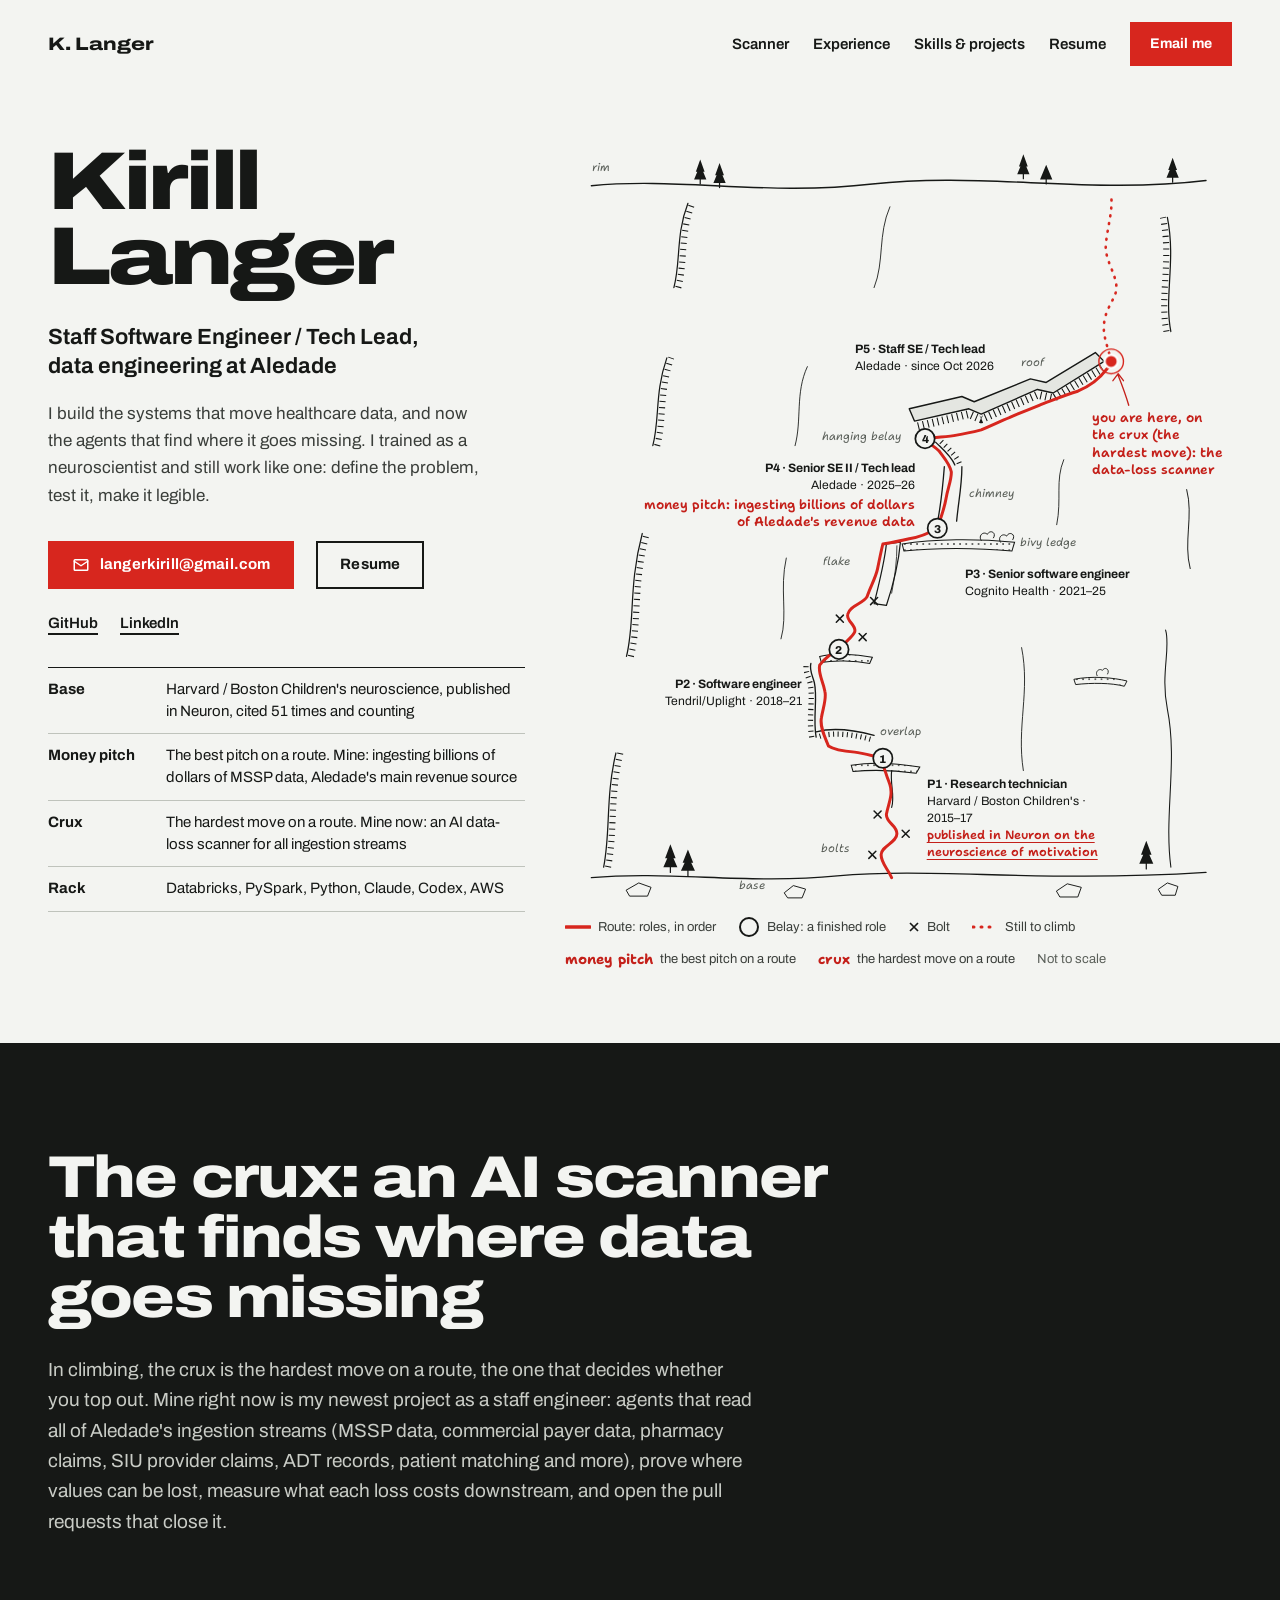
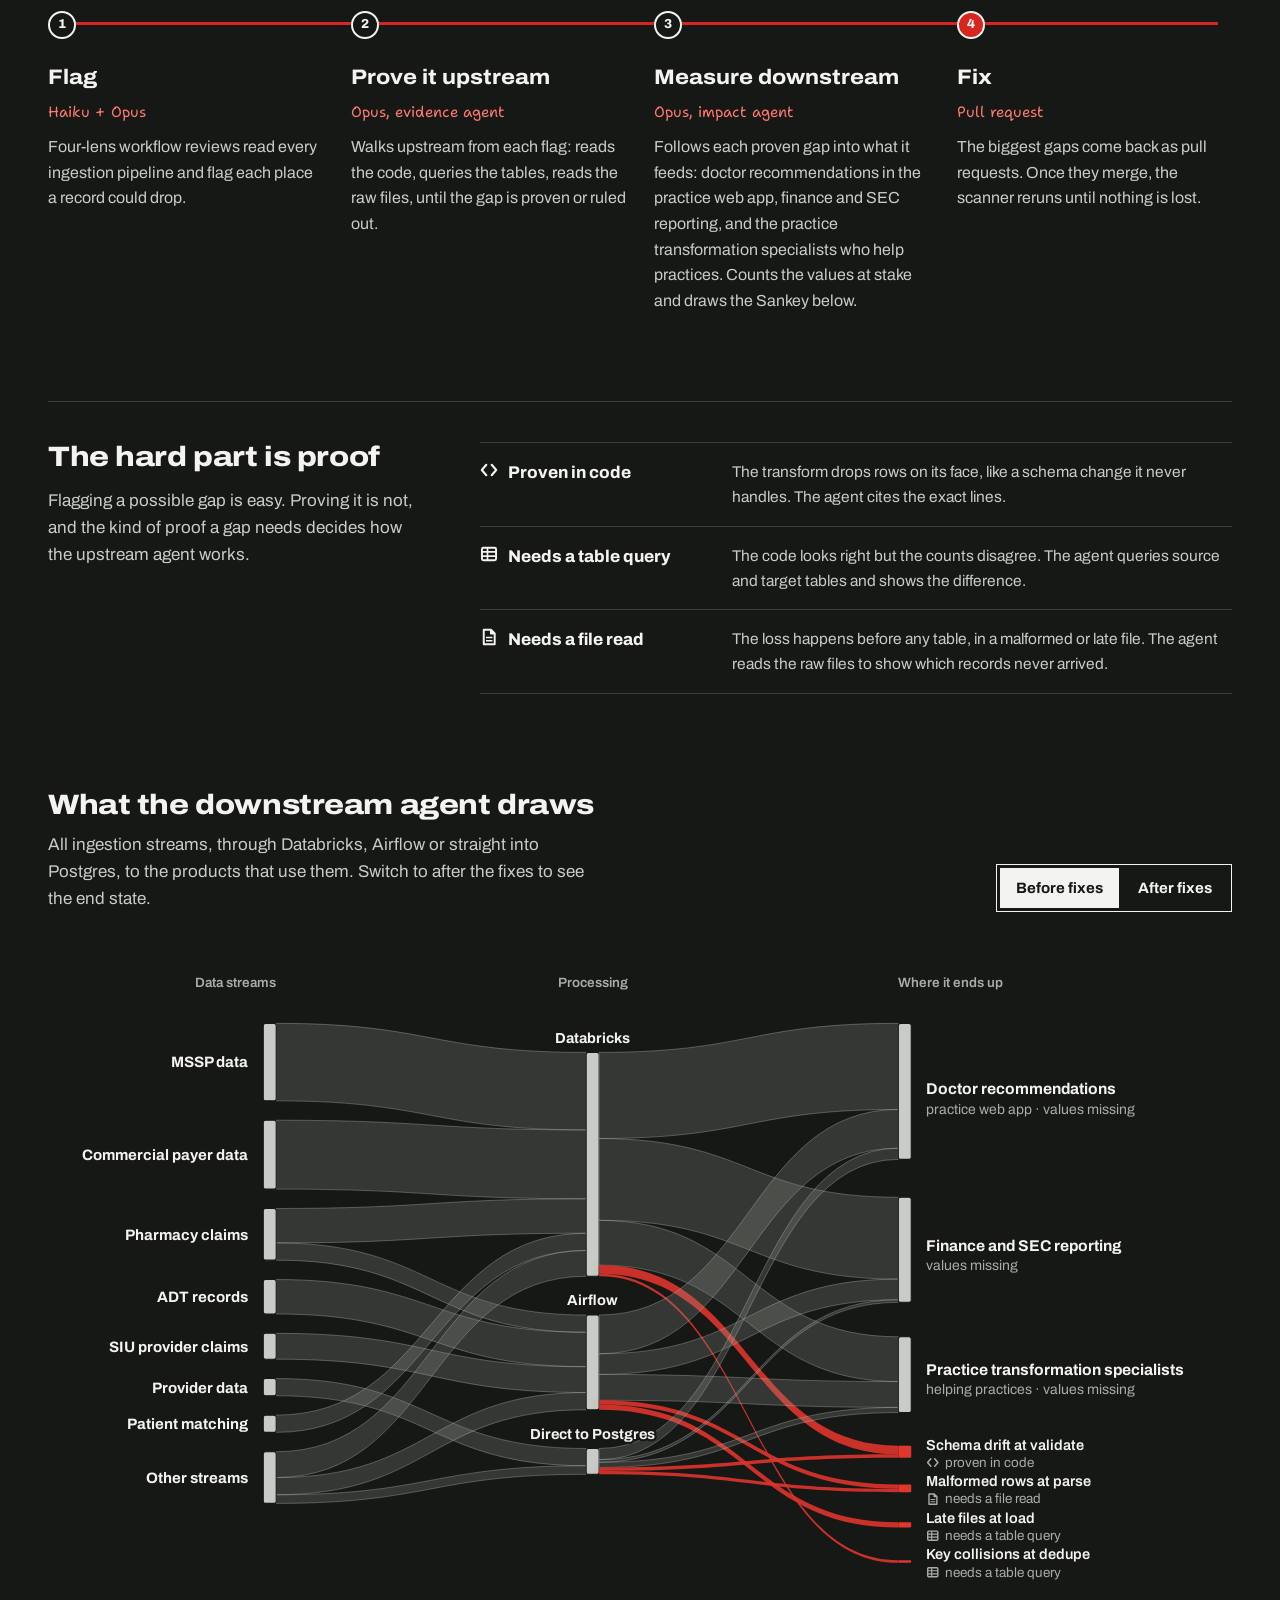
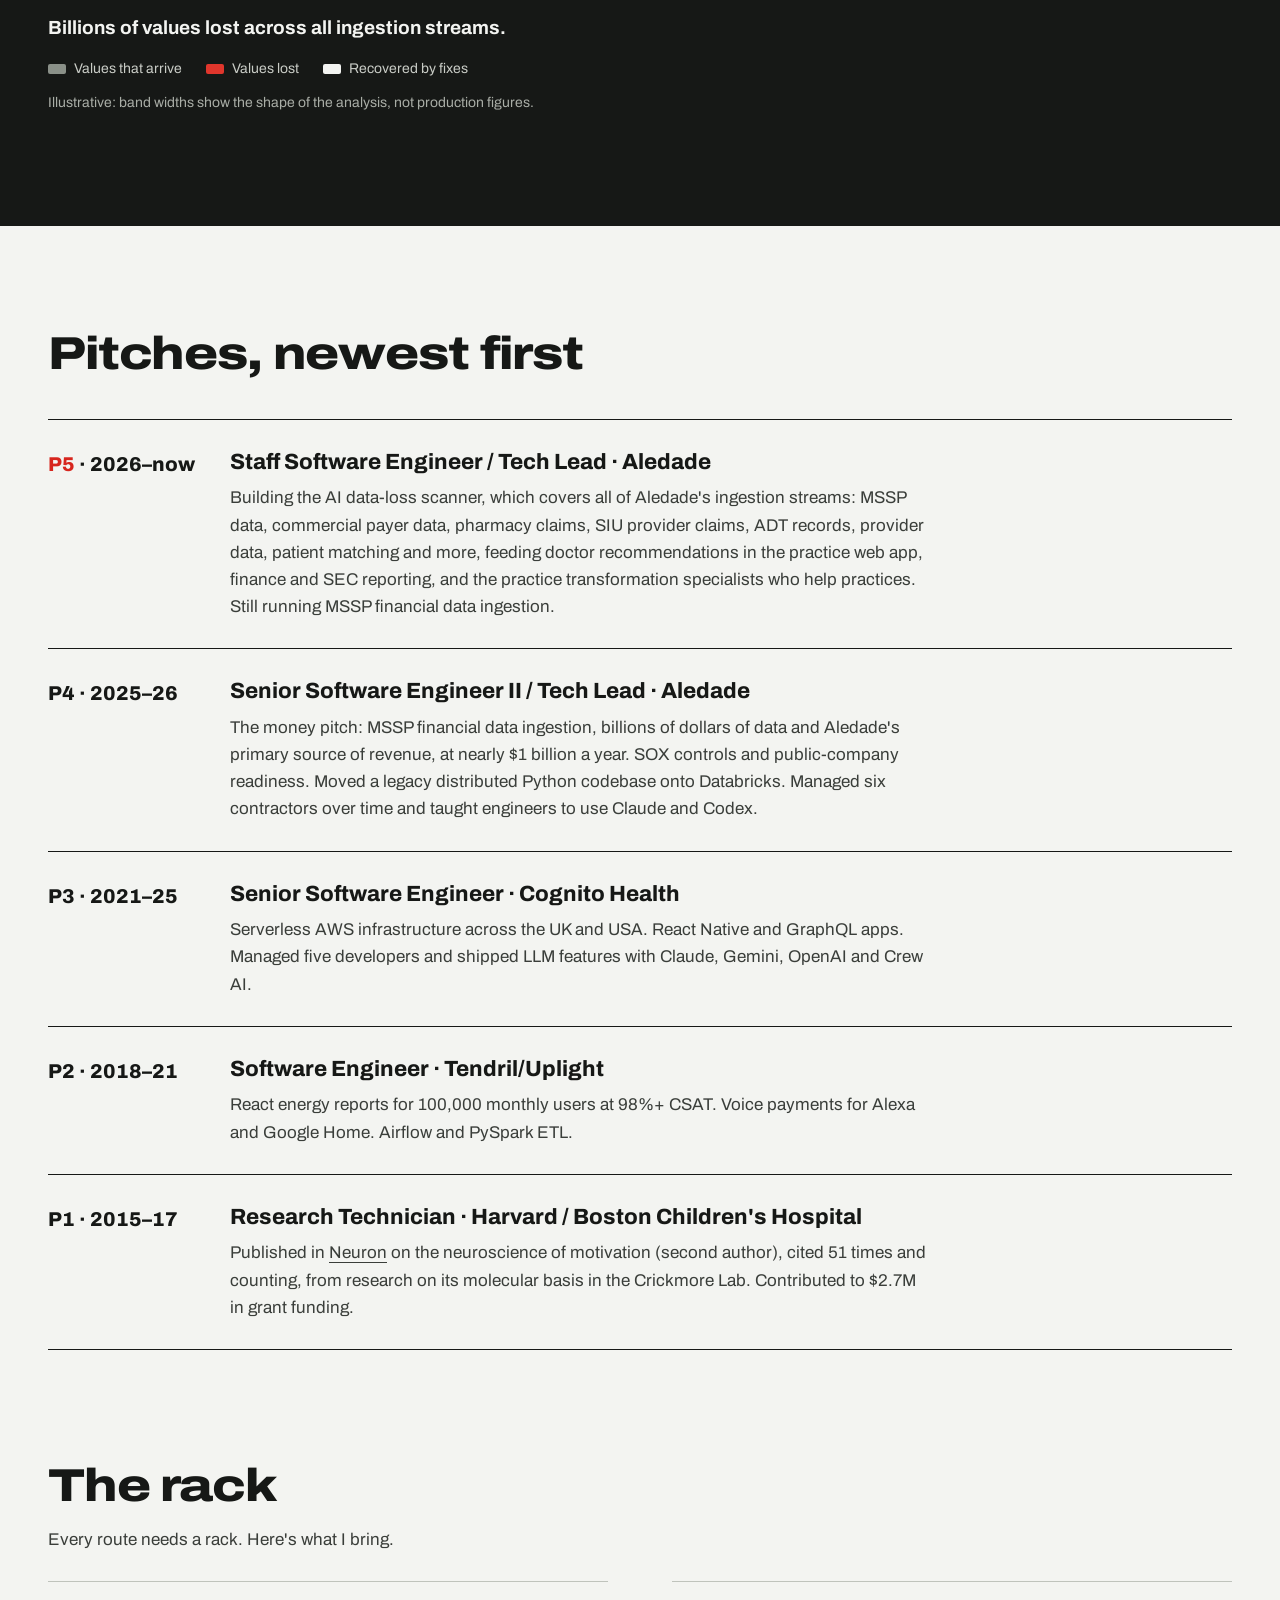
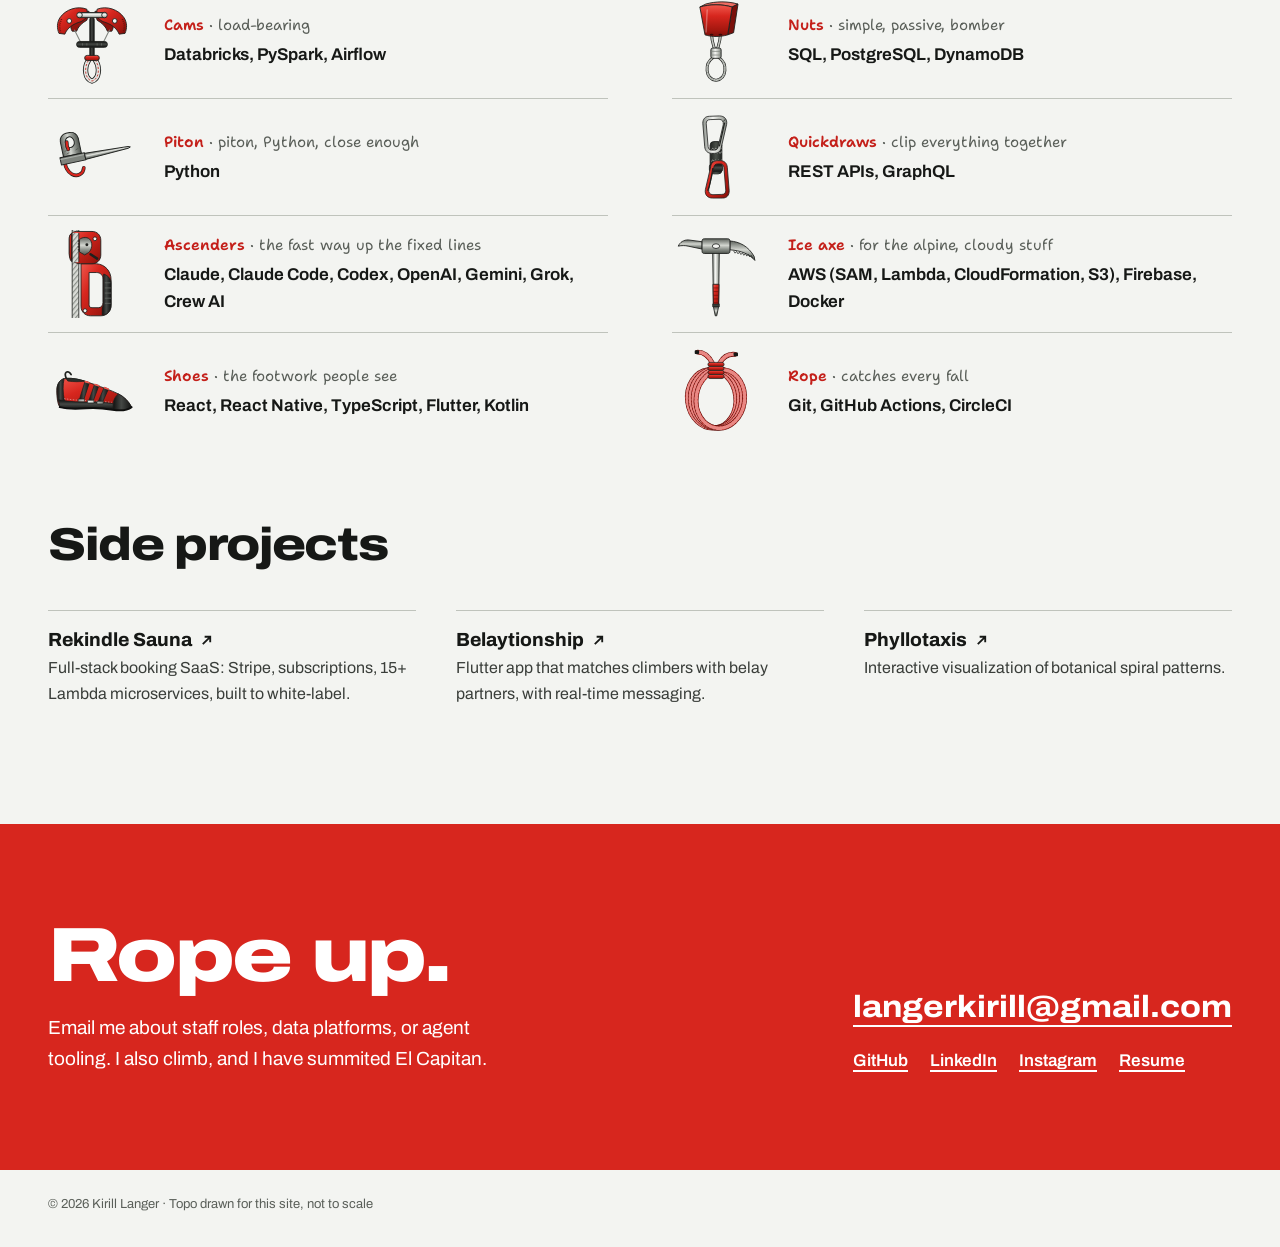
<file: index.html>
<!doctype html>
<html lang="en">
<head>
  <meta charset="UTF-8">
  <meta name="viewport" content="width=device-width, initial-scale=1.0">
  <title>Kirill Langer - Staff Software Engineer / Tech Lead</title>
  <meta name="description" content="Kirill Langer, Staff Software Engineer and data engineering tech lead at Aledade. Builds healthcare finance data systems on Databricks and AI agents that find where that data goes missing.">
  <meta property="og:title" content="Kirill Langer - Staff Software Engineer / Tech Lead">
  <meta property="og:description" content="Data engineering tech lead building healthcare finance systems on Databricks, and an AI scanner that finds data loss in ingestion pipelines. Former neuroscience researcher, published in Neuron.">
  <meta property="og:type" content="website">
  <meta property="og:url" content="https://langerkirill.github.io/">
  <meta name="twitter:card" content="summary">
  <meta name="twitter:title" content="Kirill Langer - Staff Software Engineer / Tech Lead">
  <meta name="twitter:description" content="Data engineering tech lead building healthcare finance systems on Databricks, and an AI scanner that finds data loss in ingestion pipelines.">
  <meta name="theme-color" content="#F3F4F1">
  <link rel="icon" href="data:image/svg+xml,<svg xmlns='http://www.w3.org/2000/svg' viewBox='0 0 100 100'><circle cx='50' cy='50' r='42' fill='%23D7261E'/><text x='50' y='68' font-family='Arial,sans-serif' font-weight='800' font-size='52' fill='white' text-anchor='middle'>K</text></svg>">
  <link rel="preconnect" href="https://fonts.googleapis.com">
  <link rel="preconnect" href="https://fonts.gstatic.com" crossorigin>
  <link href="https://fonts.googleapis.com/css2?family=Archivo:wdth,wght@62..125,100..900&family=Shantell+Sans:wght@400;600;700&display=swap" rel="stylesheet">
  <link rel="stylesheet" href="styling.css">
</head>
<body>
<a class="skip" href="#main">Skip to content</a>
<svg class="defs" width="0" height="0" aria-hidden="true" focusable="false">
  <defs>
    <linearGradient id="g-alu" x1="0" y1="0" x2="1" y2="0"><stop offset="0" stop-color="#8E938D"></stop><stop offset=".42" stop-color="#F4F5F2"></stop><stop offset=".68" stop-color="#C6C9C3"></stop><stop offset="1" stop-color="#7E837D"></stop></linearGradient>
    <linearGradient id="g-alu-v" x1="0" y1="0" x2="0" y2="1"><stop offset="0" stop-color="#8E938D"></stop><stop offset=".42" stop-color="#F4F5F2"></stop><stop offset=".68" stop-color="#C6C9C3"></stop><stop offset="1" stop-color="#7E837D"></stop></linearGradient>
    <linearGradient id="g-steel" x1="0" y1="0" x2="0" y2="1"><stop offset="0" stop-color="#5E635D"></stop><stop offset=".45" stop-color="#D3D6D0"></stop><stop offset=".7" stop-color="#8F948E"></stop><stop offset="1" stop-color="#50554F"></stop></linearGradient>
    <linearGradient id="g-red" x1="0" y1="0" x2="1" y2="1"><stop offset="0" stop-color="#F0584D"></stop><stop offset=".35" stop-color="#D7261E"></stop><stop offset=".8" stop-color="#A3170F"></stop><stop offset="1" stop-color="#7A100B"></stop></linearGradient>
    <linearGradient id="g-red-v" x1="0" y1="0" x2="0" y2="1"><stop offset="0" stop-color="#F0584D"></stop><stop offset=".35" stop-color="#D7261E"></stop><stop offset=".8" stop-color="#A3170F"></stop><stop offset="1" stop-color="#7A100B"></stop></linearGradient>
    <linearGradient id="g-rubber" x1="0" y1="0" x2="1" y2="0"><stop offset="0" stop-color="#0E0F0E"></stop><stop offset=".45" stop-color="#454845"></stop><stop offset="1" stop-color="#111211"></stop></linearGradient>
    <linearGradient id="g-rubber-v" x1="0" y1="0" x2="0" y2="1"><stop offset="0" stop-color="#0E0F0E"></stop><stop offset=".45" stop-color="#454845"></stop><stop offset="1" stop-color="#111211"></stop></linearGradient>
    <linearGradient id="g-steel-h" x1="0" y1="0" x2="1" y2="0"><stop offset="0" stop-color="#5E635D"></stop><stop offset=".45" stop-color="#D3D6D0"></stop><stop offset=".7" stop-color="#8F948E"></stop><stop offset="1" stop-color="#50554F"></stop></linearGradient>
    <linearGradient id="g-sling" x1="0" y1="0" x2="1" y2="0"><stop offset="0" stop-color="#202320"></stop><stop offset=".5" stop-color="#4A4F49"></stop><stop offset="1" stop-color="#1E211E"></stop></linearGradient>
    <pattern id="g-rope" width="5" height="5" patternUnits="userSpaceOnUse" patternTransform="rotate(40)"><rect width="5" height="5" fill="#DADCD7"></rect><rect width="1.6" height="5" fill="#8A8F89"></rect></pattern>
    <symbol id="sk-ic-code" viewBox="0 0 12 12"><path d="M4.2 2.5 L1.2 6 L4.2 9.5 M7.8 2.5 L10.8 6 L7.8 9.5" fill="none" stroke="currentColor" stroke-width="1.4" stroke-linecap="round" stroke-linejoin="round"></path></symbol>
    <symbol id="sk-ic-query" viewBox="0 0 12 12"><rect x="1.3" y="1.8" width="9.4" height="8.4" rx="1" fill="none" stroke="currentColor" stroke-width="1.3"></rect><path d="M1.3 4.6 H10.7 M1.3 7.4 H10.7 M5 1.8 V10.2" fill="none" stroke="currentColor" stroke-width="1.1"></path></symbol>
    <symbol id="sk-ic-file" viewBox="0 0 12 12"><path d="M2.5 1.2 H7.3 L9.8 3.7 V10.8 H2.5 Z M7.3 1.2 V3.7 H9.8" fill="none" stroke="currentColor" stroke-width="1.3" stroke-linejoin="round"></path><path d="M4 6.3 H8.3 M4 8.5 H8.3" stroke="currentColor" stroke-width="1"></path></symbol>
  </defs>
</svg>

<nav class="wrap nav" aria-label="Main">
  <a href="#top" class="nav-name">K. Langer</a>
  <div class="nav-links">
    <a href="#crux" class="nav-anchor">Scanner</a>
    <a href="#pitches" class="nav-anchor">Experience</a>
    <a href="#rack" class="nav-anchor">Skills &amp; projects</a>
    <a href="resume.html">Resume</a>
    <a href="mailto:langerkirill@gmail.com" class="btn btn-red btn-sm">Email me</a>
  </div>
</nav>

<main id="main">
  <header id="top" class="wrap hero">
    <div class="hero-copy">
      <h1>Kirill<br>Langer</h1>
      <p class="hero-title">Staff Software Engineer / Tech Lead, data engineering at Aledade</p>
      <p class="hero-lede">I build the systems that move healthcare data, and now the agents that find where it goes missing. I trained as a neuroscientist and still work like one: define the problem, test it, make it legible.</p>
      <div class="hero-actions">
        <a href="mailto:langerkirill@gmail.com" class="btn btn-red">
          <svg viewBox="0 0 24 24" fill="none" stroke="currentColor" stroke-width="2" stroke-linecap="round" stroke-linejoin="round" aria-hidden="true"><rect x="3" y="5" width="18" height="14" rx="1"></rect><path d="M3 7l9 6 9-6"></path></svg>
          langerkirill@gmail.com
        </a>
        <a href="resume.html" class="btn btn-line">Resume</a>
      </div>
      <div class="hero-links">
        <a href="https://github.com/langerkirill" class="link" target="_blank" rel="noopener">GitHub</a>
        <a href="https://www.linkedin.com/in/kirill-langer-6b292299/" class="link" target="_blank" rel="noopener">LinkedIn</a>
      </div>
      <dl class="facts">
        <dt>Base</dt>
        <dd>Harvard / Boston Children's neuroscience, published in Neuron, cited 51 times and counting</dd>
        <dt>Money pitch</dt>
        <dd>The best pitch on a route. Mine: ingesting billions of dollars of MSSP data, Aledade's main revenue source</dd>
        <dt>Crux</dt>
        <dd>The hardest move on a route. Mine now: an AI data-loss scanner for all ingestion streams</dd>
        <dt>Rack</dt>
        <dd>Databricks, PySpark, Python, Claude, Codex, AWS</dd>
      </dl>
    </div>

    <figure class="topo-fig">
      <div class="topo">
        <svg viewBox="0 0 760 900" role="img" aria-labelledby="topo-title">
          <title id="topo-title">Topo of a big wall drawn as Kirill's career. A red route climbs a bolted slab and thin crack, traverses under an overlap into a corner, climbs a bolted face and a lieback flake to a bivy ledge, goes up a chimney and a corner to a hanging belay, then traverses under a stepped roof. A marker at the roof's lip shows the climber at the crux. Four numbered belays mark the end of each past role.</title>
          <defs>
            <pattern id="stip" width="7" height="7" patternUnits="userSpaceOnUse"><circle cx="2" cy="2" r="0.9" fill="#161816"></circle></pattern>
          </defs>

          <g fill="none" stroke="#161816" stroke-linecap="round" stroke-linejoin="round">
            <path d="M30 84 C130 74 230 96 350 82 C470 68 600 94 730 78" stroke-width="1.6"></path>
            <path d="M30 872 C120 864 210 880 310 870 C420 860 540 878 730 866" stroke-width="1.5"></path>
            <path d="M70 886 L84 878 L98 883 L94 893 L74 893 Z M250 889 L260 881 L274 885 L270 895 L254 895 Z M560 887 L572 879 L588 883 L584 894 L564 894 Z M676 885 L686 878 L698 882 L695 892 L680 892 Z" stroke-width="1.1"></path>
            <path d="M120 866 V858 M140 870 V862 M662 862 V854 M154 82 V76 M176 86 V80 M522 76 V70 M548 82 V76 M692 80 V74" stroke-width="1.4"></path>

            <path d="M44 860 C52 820 46 780 58 730" stroke-width="1.4"></path>
            <path d="M49 860 C57 820 51 780 63 730" stroke-width="7" stroke-dasharray="1.2 6" stroke-linecap="butt"></path>
            <path d="M70 620 C80 580 72 540 88 480" stroke-width="1.4"></path>
            <path d="M75 620 C85 580 77 540 93 480" stroke-width="7" stroke-dasharray="1.2 6" stroke-linecap="butt"></path>
            <path d="M100 380 C108 350 102 320 116 280" stroke-width="1.4"></path>
            <path d="M105 380 C113 350 107 320 121 280" stroke-width="7" stroke-dasharray="1.2 6" stroke-linecap="butt"></path>
            <path d="M124 200 C132 170 126 140 140 104" stroke-width="1.4"></path>
            <path d="M129 200 C137 170 131 140 145 104" stroke-width="7" stroke-dasharray="1.2 6" stroke-linecap="butt"></path>
            <path d="M690 860 C682 800 698 740 686 680 C678 640 690 610 684 590" stroke-width="1.2"></path>
            <path d="M712 520 C704 490 716 460 708 430" stroke-width="1.1"></path>
            <path d="M690 250 C682 210 696 170 686 120" stroke-width="1.4"></path>
            <path d="M685 250 C677 210 691 170 681 120" stroke-width="7" stroke-dasharray="1.2 6" stroke-linecap="butt"></path>
            <path d="M522 750 C514 700 530 660 520 610" stroke-width="1"></path>
            <path d="M246 600 C254 572 244 544 252 508" stroke-width="1"></path>
            <path d="M262 380 C270 350 262 320 276 290" stroke-width="1"></path>
            <path d="M560 470 C566 440 558 420 568 396" stroke-width="1"></path>
            <path d="M352 200 C364 170 356 140 370 108" stroke-width="1"></path>
            <path d="M580 646 C600 642 624 644 640 648 L637 654 C622 650 600 650 582 652 Z" stroke-width="1.1" fill="url(#stip)"></path>
            <path d="M606 642 c-3 -5 3 -9 6 -6 c3 -5 9 -1 6 4" stroke-width="1"></path>

            <path d="M372 792 C376 778 370 766 372 750" stroke-width="1.3"></path>
            <path d="M286 706 C304 701 330 704 352 710" stroke-width="1.5"></path>
            <path d="M290 711 C306 706 330 709 350 715" stroke-width="6" stroke-dasharray="1.2 4" stroke-linecap="butt"></path>
            <path d="M286 712 C282 690 288 668 284 650 C282 642 278 636 280 628" stroke-width="1.5"></path>
            <path d="M281 712 C277 690 283 668 279 650 C277 642 273 636 275 628" stroke-width="6" stroke-dasharray="1.2 5" stroke-linecap="butt"></path>
            <path d="M352 560 C358 536 364 512 366 492 L382 490 C380 512 374 538 366 562 Z" stroke-width="1.4"></path>
            <path d="M372 548 C376 528 378 510 378 494" stroke-width="0.9"></path>
            <path d="M424 468 C428 448 430 430 432 404" stroke-width="1.5"></path>
            <path d="M446 466 C448 444 452 426 452 404" stroke-width="1.5"></path>
            <path d="M444 402 C440 392 430 384 422 376" stroke-width="1.5"></path>
            <path d="M449 400 C445 390 435 382 427 374" stroke-width="6" stroke-dasharray="1.2 5" stroke-linecap="butt"></path>
            <path d="M392 338 L452 324 L466 330 L530 304 L548 308 L604 274 L614 284 L556 320 L538 316 L474 344 L460 338 L398 352 Z" stroke-width="1.6" fill="#E4E6E1"></path>
            <path d="M402 358 L460 344 L474 350 L538 322 L556 326 L612 292" stroke-width="9" stroke-dasharray="1.2 4.5" stroke-linecap="butt"></path>
            <path d="M474 488 c-4 -6 3 -11 7 -7 c3 -6 11 -2 7 4 M496 490 c-4 -6 3 -11 7 -7 c3 -6 11 -2 7 4" stroke-width="1.1"></path>
            <path d="M346 842 L354 850 M354 842 L346 850 M384 818 L392 826 M392 818 L384 826 M352 796 L360 804 M360 796 L352 804 M335 594 L343 602 M343 594 L335 602 M309 573 L317 581 M317 573 L309 581 M348 553 L356 561 M356 553 L348 561" stroke-width="1.7"></path>
          </g>

          <g fill="#161816">
            <path d="M112 860 L120 842 L128 860 Z M114 850 L120 834 L126 850 Z M132 864 L140 847 L148 864 Z M134 855 L140 840 L146 855 Z M654 856 L662 838 L670 856 Z M656 846 L662 830 L668 846 Z"></path>
            <path d="M147 77 L154 60 L161 77 Z M149 68 L154 54 L159 68 Z M169 81 L176 64 L183 81 Z M171 72 L176 58 L181 72 Z M515 71 L522 54 L529 71 Z M517 62 L522 48 L527 62 Z M541 77 L548 60 L555 77 Z M685 75 L692 58 L699 75 Z M687 66 L692 52 L697 66 Z"></path>
          </g>
          <g stroke="#161816" stroke-width="1.2">
            <path d="M326 744 C350 740 380 742 404 746 L400 753 C378 750 350 749 328 751 Z" fill="url(#stip)"></path>
            <path d="M290 620 C306 616 330 617 350 621 L347 628 C330 625 306 624 292 627 Z" fill="url(#stip)"></path>
            <path d="M384 492 C420 486 470 486 512 490 L509 500 C470 496 420 496 386 500 Z" fill="url(#stip)"></path>
          </g>

          <path class="route-line rt-stroke" pathLength="1" d="M372 872 C368 862 360 856 360 846 C360 836 378 832 378 822 C378 812 366 810 366 800 C368 788 374 778 370 766 C366 754 362 748 362 736 C352 734 340 730 330 729 C318 728 306 726 300 722 C296 712 290 700 292 690 C294 678 298 668 296 660 C294 648 288 640 290 630 C296 622 304 616 312 612 C318 604 328 598 330 592 C332 584 320 580 322 572 C324 562 340 560 344 552 C348 540 354 530 356 520 C358 510 360 500 362 492 C374 490 384 488 392 486 C404 484 414 480 424 474 C428 462 432 452 434 440 C436 428 440 420 440 410 C438 400 430 392 426 386 C420 380 414 378 410 372 C424 370 436 370 446 368 C458 366 466 364 474 362 C488 356 496 352 506 348 C520 342 530 338 540 334 C556 328 570 322 584 318 C598 312 610 302 616 294 C620 290 622 287 622 284" fill="none" stroke-width="3.4" stroke-linecap="round" stroke-linejoin="round"></path>
          <path class="route-ahead rt-stroke" d="M622 284 C618 266 612 254 614 240 C616 222 628 212 628 200 C628 184 614 168 616 150 C618 130 624 112 622 96" fill="none" stroke-width="3" stroke-dasharray="1 8" stroke-linecap="round"></path>
          <path class="route-ahead crux-arrow" d="M642 334 C638 320 634 310 630 300 M624 306 L630 298 L636 306" fill="none" stroke="#C4201A" stroke-width="1.5" stroke-linecap="round" stroke-linejoin="round"></path>
          <circle class="marker-ring rt-stroke" cx="622" cy="284" r="14" fill="none" stroke-width="1.6"></circle>
          <circle class="marker-dot rt-fill" cx="622" cy="284" r="7.5" stroke="#FFFFFF" stroke-width="2.5"></circle>

          <g font-family="Archivo, sans-serif" font-weight="800" font-size="13" text-anchor="middle" fill="#161816">
            <g class="belay belay-1"><circle cx="362" cy="736" r="11" fill="#F3F4F1" stroke="#161816" stroke-width="2"></circle><text x="362" y="741">1</text></g>
            <g class="belay belay-2"><circle cx="312" cy="612" r="11" fill="#F3F4F1" stroke="#161816" stroke-width="2"></circle><text x="312" y="617">2</text></g>
            <g class="belay belay-3"><circle cx="424" cy="474" r="11" fill="#F3F4F1" stroke="#161816" stroke-width="2"></circle><text x="424" y="479">3</text></g>
            <g class="belay belay-4"><circle cx="410" cy="372" r="11" fill="#F3F4F1" stroke="#161816" stroke-width="2"></circle><text x="410" y="377">4</text></g>
          </g>
        </svg>

        <div class="lbl" style="left: 54.2%; top: 84%; max-width: 31%;"><b>P1 · Research technician</b><br>Harvard / Boston Children's · <span class="nw">2015–17</span><br><a class="hand" href="https://pubmed.ncbi.nlm.nih.gov/31786014/" target="_blank" rel="noopener">published in Neuron on the neuroscience of motivation</a></div>
        <div class="lbl lbl-r" style="right: 64.5%; top: 71.4%;"><b>P2 · Software engineer</b><br>Tendril/Uplight · <span class="nw">2018–21</span></div>
        <div class="lbl" style="left: 60%; top: 57.4%;"><b>P3 · Senior software engineer</b><br>Cognito Health · <span class="nw">2021–25</span></div>
        <div class="lbl lbl-r" style="right: 47.6%; top: 44%;"><b>P4 · Senior SE II / Tech lead</b><br>Aledade · <span class="nw">2025–26</span></div>
        <div class="note" style="right: 47.6%; top: 48.6%; max-width: 42%; text-align: right;">money pitch: ingesting billions of dollars of Aledade's revenue data</div>
        <div class="lbl" style="left: 43.4%; top: 29%;"><b>P5 · Staff SE / Tech lead</b><br>Aledade · <span class="nw">since Oct 2026</span></div>
        <div class="note" style="left: 79%; top: 37.6%; max-width: 20%;">you are here, on the crux (the hardest move): the data-loss scanner</div>
        <div class="feat" aria-hidden="true" style="left: 4%; top: 6.2%;">rim</div>
        <div class="feat" aria-hidden="true" style="left: 68.4%; top: 30.9%;">roof</div>
        <div class="feat" aria-hidden="true" style="left: 60.5%; top: 47.4%;">chimney</div>
        <div class="feat" aria-hidden="true" style="right: 49.6%; top: 40.2%;">hanging belay</div>
        <div class="feat" aria-hidden="true" style="left: 68.2%; top: 53.6%;">bivy ledge</div>
        <div class="feat" aria-hidden="true" style="left: 38.6%; top: 56%;">flake</div>
        <div class="feat" aria-hidden="true" style="left: 47.2%; top: 77.6%;">overlap</div>
        <div class="feat" aria-hidden="true" style="left: 38.4%; top: 92.4%;">bolts</div>
        <div class="feat" aria-hidden="true" style="left: 26%; top: 97%;">base</div>
      </div>
      <figcaption class="legend">
        <span><svg width="26" height="10" aria-hidden="true"><path class="rt-stroke" d="M1 5H25" stroke-width="3.4" stroke-linecap="round"></path></svg>Route: roles, in order</span>
        <span><svg width="22" height="22" aria-hidden="true"><circle cx="11" cy="11" r="9" fill="#F3F4F1" stroke="#161816" stroke-width="2"></circle></svg>Belay: a finished role</span>
        <span><svg width="12" height="12" aria-hidden="true"><path d="M2 2L10 10M10 2L2 10" stroke="#161816" stroke-width="1.7"></path></svg>Bolt</span>
        <span><svg width="26" height="10" aria-hidden="true"><path class="rt-stroke" d="M1 5H25" stroke-width="3" stroke-dasharray="1 7" stroke-linecap="round"></path></svg>Still to climb</span>
        <span><b class="hand">money pitch</b>the best pitch on a route</span>
        <span><b class="hand">crux</b>the hardest move on a route</span>
        <span style="color: var(--ink-3);">Not to scale</span>
      </figcaption>
      <ol class="topo-key">
        <li>Research technician, Harvard / Boston Children's · 2015–17 (published in Neuron)</li>
        <li>Software engineer, Tendril/Uplight · 2018–21</li>
        <li>Senior software engineer, Cognito Health · 2021–25</li>
        <li>Senior SE II / Tech lead, Aledade · 2025–26 (money pitch: billions of dollars of revenue data)</li>
        <li><b>Staff SE / Tech lead, Aledade · since Oct 2026: the red marker, on the crux</b></li>
      </ol>
    </figure>
  </header>

  <section id="crux" class="crux" aria-labelledby="crux-h">
    <div class="wrap">
      <h2 id="crux-h">The crux: an AI scanner that finds where data goes missing</h2>
      <p class="crux-lede">In climbing, the crux is the hardest move on a route, the one that decides whether you top out. Mine right now is my newest project as a staff engineer: agents that read all of Aledade's ingestion streams (MSSP data, commercial payer data, pharmacy claims, SIU provider claims, ADT records, patient matching and more), prove where values can be lost, measure what each loss costs downstream, and open the pull requests that close it.</p>

      <ol class="moves">
        <li class="move">
          <span class="move-n" aria-hidden="true">1</span>
          <h3>Flag</h3>
          <p class="move-who">Haiku + Opus</p>
          <p class="move-what">Four-lens workflow reviews read every ingestion pipeline and flag each place a record could drop.</p>
        </li>
        <li class="move">
          <span class="move-n" aria-hidden="true">2</span>
          <h3>Prove it upstream</h3>
          <p class="move-who">Opus, evidence agent</p>
          <p class="move-what">Walks upstream from each flag: reads the code, queries the tables, reads the raw files, until the gap is proven or ruled out.</p>
        </li>
        <li class="move">
          <span class="move-n" aria-hidden="true">3</span>
          <h3>Measure downstream</h3>
          <p class="move-who">Opus, impact agent</p>
          <p class="move-what">Follows each proven gap into what it feeds: doctor recommendations in the practice web app, finance and SEC reporting, and the practice transformation specialists who help practices. Counts the values at stake and draws the Sankey below.</p>
        </li>
        <li class="move">
          <span class="move-n" aria-hidden="true">4</span>
          <h3>Fix</h3>
          <p class="move-who">Pull request</p>
          <p class="move-what">The biggest gaps come back as pull requests. Once they merge, the scanner reruns until nothing is lost.</p>
        </li>
      </ol>

      <div class="proof">
        <div class="proof-intro">
          <h3>The hard part is proof</h3>
          <p>Flagging a possible gap is easy. Proving it is not, and the kind of proof a gap needs decides how the upstream agent works.</p>
        </div>
        <ul class="proof-list">
          <li>
            <h4><svg class="proof-ic" aria-hidden="true"><use href="#sk-ic-code"></use></svg>Proven in code</h4>
            <p>The transform drops rows on its face, like a schema change it never handles. The agent cites the exact lines.</p>
          </li>
          <li>
            <h4><svg class="proof-ic" aria-hidden="true"><use href="#sk-ic-query"></use></svg>Needs a table query</h4>
            <p>The code looks right but the counts disagree. The agent queries source and target tables and shows the difference.</p>
          </li>
          <li>
            <h4><svg class="proof-ic" aria-hidden="true"><use href="#sk-ic-file"></use></svg>Needs a file read</h4>
            <p>The loss happens before any table, in a malformed or late file. The agent reads the raw files to show which records never arrived.</p>
          </li>
        </ul>
      </div>

      <figure class="sankey" aria-labelledby="sk-title">
        <input type="radio" name="sk-state" id="sk-r-before" class="sk-radio" checked>
        <input type="radio" name="sk-state" id="sk-r-after" class="sk-radio">
        <div class="sk-head">
          <div>
            <h3 id="sk-title">What the downstream agent draws</h3>
            <p>All ingestion streams, through Databricks, Airflow or straight into Postgres, to the products that use them. Switch to after the fixes to see the end state.</p>
          </div>
          <div class="sk-toggle" role="group" aria-label="Show the streams">
            <label for="sk-r-before">Before fixes</label>
            <label for="sk-r-after">After fixes</label>
          </div>
        </div>
        <div class="sk-body">
          <svg class="sk-svg sk-desk" viewBox="0 0 1100 599" role="img" aria-label="Sankey of Aledade's ingestion streams, including MSSP data, commercial payer data, pharmacy claims, ADT records, SIU provider claims, provider data and patient matching, flowing through three processing paths, Databricks, Airflow and direct to Postgres, which come together in doctor recommendations in the practice web app, finance and SEC reporting, and the practice transformation specialists who help practices. Before fixes, values are lost to schema drift, malformed rows, late files and key collisions. After fixes every value arrives. Widths are illustrative."><g font-size="12.5" fill="#A9ADA6" font-weight="600"><text x="212" y="36" text-anchor="end">Data streams</text><text x="506" y="36" text-anchor="middle">Processing</text><text x="790" y="36">Where it ends up</text></g><path class="sk-link" d="M212 70 C356 70 356 97 500 97 L500 169 C356 169 356 142 212 142 Z" fill="#8A9088" fill-opacity=".26" stroke="#C9CCC6" stroke-opacity=".38" stroke-width=".8" data-tip="MSSP data|flows into Databricks" tabindex="0"></path><path class="sk-link" d="M212 160 C356 160 356 169 500 169 L500 233 C356 233 356 224 212 224 Z" fill="#8A9088" fill-opacity=".26" stroke="#C9CCC6" stroke-opacity=".38" stroke-width=".8" data-tip="Commercial payer data|flows into Databricks" tabindex="0"></path><path class="sk-link" d="M212 242 C356 242 356 233 500 233 L500 265 C356 265 356 274 212 274 Z" fill="#8A9088" fill-opacity=".26" stroke="#C9CCC6" stroke-opacity=".38" stroke-width=".8" data-tip="Pharmacy claims|flows into Databricks" tabindex="0"></path><path class="sk-link" d="M212 274 C356 274 356 341 500 341 L500 357 C356 357 356 290 212 290 Z" fill="#8A9088" fill-opacity=".26" stroke="#C9CCC6" stroke-opacity=".38" stroke-width=".8" data-tip="Pharmacy claims|flows into Airflow" tabindex="0"></path><path class="sk-link" d="M212 308 C356 308 356 357 500 357 L500 389 C356 389 356 340 212 340 Z" fill="#8A9088" fill-opacity=".26" stroke="#C9CCC6" stroke-opacity=".38" stroke-width=".8" data-tip="ADT records|flows into Airflow" tabindex="0"></path><path class="sk-link" d="M212 358 C356 358 356 389 500 389 L500 413 C356 413 356 382 212 382 Z" fill="#8A9088" fill-opacity=".26" stroke="#C9CCC6" stroke-opacity=".38" stroke-width=".8" data-tip="SIU provider claims|flows into Airflow" tabindex="0"></path><path class="sk-link" d="M212 400 C356 400 356 465 500 465 L500 481 C356 481 356 416 212 416 Z" fill="#8A9088" fill-opacity=".26" stroke="#C9CCC6" stroke-opacity=".38" stroke-width=".8" data-tip="Provider data|flows into Direct to Postgres" tabindex="0"></path><path class="sk-link" d="M212 434 C356 434 356 265 500 265 L500 281 C356 281 356 450 212 450 Z" fill="#8A9088" fill-opacity=".26" stroke="#C9CCC6" stroke-opacity=".38" stroke-width=".8" data-tip="Patient matching|flows into Databricks" tabindex="0"></path><path class="sk-link" d="M212 468 C356 468 356 281 500 281 L500 305 C356 305 356 492 212 492 Z" fill="#8A9088" fill-opacity=".26" stroke="#C9CCC6" stroke-opacity=".38" stroke-width=".8" data-tip="Other streams|flows into Databricks" tabindex="0"></path><path class="sk-link" d="M212 492 C356 492 356 413 500 413 L500 429 C356 429 356 508 212 508 Z" fill="#8A9088" fill-opacity=".26" stroke="#C9CCC6" stroke-opacity=".38" stroke-width=".8" data-tip="Other streams|flows into Airflow" tabindex="0"></path><path class="sk-link" d="M212 508 C356 508 356 481 500 481 L500 489 C356 489 356 516 212 516 Z" fill="#8A9088" fill-opacity=".26" stroke="#C9CCC6" stroke-opacity=".38" stroke-width=".8" data-tip="Other streams|flows into Direct to Postgres" tabindex="0"></path><rect x="200" y="70" width="12" height="72" fill="#C9CCC6" stroke="#161816" stroke-width="1" rx="2"></rect><rect x="200" y="160" width="12" height="64" fill="#C9CCC6" stroke="#161816" stroke-width="1" rx="2"></rect><rect x="200" y="242" width="12" height="48" fill="#C9CCC6" stroke="#161816" stroke-width="1" rx="2"></rect><rect x="200" y="308" width="12" height="32" fill="#C9CCC6" stroke="#161816" stroke-width="1" rx="2"></rect><rect x="200" y="358" width="12" height="24" fill="#C9CCC6" stroke="#161816" stroke-width="1" rx="2"></rect><rect x="200" y="400" width="12" height="16" fill="#C9CCC6" stroke="#161816" stroke-width="1" rx="2"></rect><rect x="200" y="434" width="12" height="16" fill="#C9CCC6" stroke="#161816" stroke-width="1" rx="2"></rect><rect x="200" y="468" width="12" height="48" fill="#C9CCC6" stroke="#161816" stroke-width="1" rx="2"></rect><rect x="500" y="97" width="12" height="208" fill="#C9CCC6" stroke="#161816" stroke-width="1" rx="2"></rect><rect x="500" y="341" width="12" height="88" fill="#C9CCC6" stroke="#161816" stroke-width="1" rx="2"></rect><rect x="500" y="465" width="12" height="24" fill="#C9CCC6" stroke="#161816" stroke-width="1" rx="2"></rect><text x="186" y="111" text-anchor="end" font-size="14" font-weight="700" fill="#F3F4F1">MSSP data</text><text x="186" y="197" text-anchor="end" font-size="14" font-weight="700" fill="#F3F4F1">Commercial payer data</text><text x="186" y="271" text-anchor="end" font-size="14" font-weight="700" fill="#F3F4F1">Pharmacy claims</text><text x="186" y="329" text-anchor="end" font-size="14" font-weight="700" fill="#F3F4F1">ADT records</text><text x="186" y="375" text-anchor="end" font-size="14" font-weight="700" fill="#F3F4F1">SIU provider claims</text><text x="186" y="413" text-anchor="end" font-size="14" font-weight="700" fill="#F3F4F1">Provider data</text><text x="186" y="447" text-anchor="end" font-size="14" font-weight="700" fill="#F3F4F1">Patient matching</text><text x="186" y="497" text-anchor="end" font-size="14" font-weight="700" fill="#F3F4F1">Other streams</text><g class="sk-state sk-before"><path class="sk-link" d="M512 97 C651 97 651 70 790 70 L790 150 C651 150 651 177 512 177 Z" fill="#8A9088" fill-opacity=".26" stroke="#C9CCC6" stroke-opacity=".38" stroke-width=".8" data-tip="Doctor recommendations|values arriving from Databricks" tabindex="0"></path><path class="sk-link" d="M512 177 C651 177 651 231.6 790 231.6 L790 307.6 C651 307.6 651 253 512 253 Z" fill="#8A9088" fill-opacity=".26" stroke="#C9CCC6" stroke-opacity=".38" stroke-width=".8" data-tip="Finance and SEC reporting|values arriving from Databricks" tabindex="0"></path><path class="sk-link" d="M512 253 C651 253 651 361.2 790 361.2 L790 402.8 C651 402.8 651 294.6 512 294.6 Z" fill="#8A9088" fill-opacity=".26" stroke="#C9CCC6" stroke-opacity=".38" stroke-width=".8" data-tip="Practice transformation specialists|values arriving from Databricks" tabindex="0"></path><path class="sk-link sk-loss" d="M512 294.6 C651 294.6 651 462.4 790 462.4 L790 470.4 C651 470.4 651 302.6 512 302.6 Z" fill="#E0362C" fill-opacity=".9" data-tip="Lost to schema drift|Databricks, at validate; proven in code" tabindex="0"></path><path class="sk-link sk-loss" d="M512 302.6 C651 302.6 651 568.8 790 568.8 L790 571.2 C651 571.2 651 305 512 305 Z" fill="#E0362C" fill-opacity=".9" data-tip="Lost to key collisions|Databricks, at dedupe; needs a table query" tabindex="0"></path><path class="sk-link" d="M512 341 C651 341 651 150 790 150 L790 186 C651 186 651 377 512 377 Z" fill="#8A9088" fill-opacity=".26" stroke="#C9CCC6" stroke-opacity=".38" stroke-width=".8" data-tip="Doctor recommendations|values arriving from Airflow" tabindex="0"></path><path class="sk-link" d="M512 377 C651 377 651 307.6 790 307.6 L790 326.8 C651 326.8 651 396.2 512 396.2 Z" fill="#8A9088" fill-opacity=".26" stroke="#C9CCC6" stroke-opacity=".38" stroke-width=".8" data-tip="Finance and SEC reporting|values arriving from Airflow" tabindex="0"></path><path class="sk-link" d="M512 396.2 C651 396.2 651 402.8 790 402.8 L790 426.8 C651 426.8 651 420.2 512 420.2 Z" fill="#8A9088" fill-opacity=".26" stroke="#C9CCC6" stroke-opacity=".38" stroke-width=".8" data-tip="Practice transformation specialists|values arriving from Airflow" tabindex="0"></path><path class="sk-link sk-loss" d="M512 420.2 C651 420.2 651 498.4 790 498.4 L790 502.4 C651 502.4 651 424.2 512 424.2 Z" fill="#E0362C" fill-opacity=".9" data-tip="Lost to malformed rows|Airflow, at parse; needs a file read" tabindex="0"></path><path class="sk-link sk-loss" d="M512 424.2 C651 424.2 651 533.6 790 533.6 L790 538.4 C651 538.4 651 429 512 429 Z" fill="#E0362C" fill-opacity=".9" data-tip="Lost to late files|Airflow, at load; needs a table query" tabindex="0"></path><path class="sk-link" d="M512 465 C651 465 651 186 790 186 L790 196.4 C651 196.4 651 475.4 512 475.4 Z" fill="#8A9088" fill-opacity=".26" stroke="#C9CCC6" stroke-opacity=".38" stroke-width=".8" data-tip="Doctor recommendations|values arriving from Direct to Postgres" tabindex="0"></path><path class="sk-link" d="M512 475.4 C651 475.4 651 326.8 790 326.8 L790 329.2 C651 329.2 651 477.8 512 477.8 Z" fill="#8A9088" fill-opacity=".26" stroke="#C9CCC6" stroke-opacity=".38" stroke-width=".8" data-tip="Finance and SEC reporting|values arriving from Direct to Postgres" tabindex="0"></path><path class="sk-link" d="M512 477.8 C651 477.8 651 426.8 790 426.8 L790 431.6 C651 431.6 651 482.6 512 482.6 Z" fill="#8A9088" fill-opacity=".26" stroke="#C9CCC6" stroke-opacity=".38" stroke-width=".8" data-tip="Practice transformation specialists|values arriving from Direct to Postgres" tabindex="0"></path><path class="sk-link sk-loss" d="M512 482.6 C651 482.6 651 470.4 790 470.4 L790 473.6 C651 473.6 651 485.8 512 485.8 Z" fill="#E0362C" fill-opacity=".9" data-tip="Lost to schema drift|Direct to Postgres, at validate; proven in code" tabindex="0"></path><path class="sk-link sk-loss" d="M512 485.8 C651 485.8 651 502.4 790 502.4 L790 505.6 C651 505.6 651 489 512 489 Z" fill="#E0362C" fill-opacity=".9" data-tip="Lost to malformed rows|Direct to Postgres, at parse; needs a file read" tabindex="0"></path><rect x="790" y="70" width="12" height="126.4" fill="#C9CCC6" stroke="#161816" stroke-width="1" rx="2"></rect><rect x="790" y="231.6" width="12" height="97.6" fill="#C9CCC6" stroke="#161816" stroke-width="1" rx="2"></rect><rect x="790" y="361.2" width="12" height="70.4" fill="#C9CCC6" stroke="#161816" stroke-width="1" rx="2"></rect><rect x="790" y="462.4" width="12" height="11.2" fill="#E0362C" rx="1"></rect><rect x="790" y="498.4" width="12" height="7.2" fill="#E0362C" rx="1"></rect><rect x="790" y="533.6" width="12" height="4.8" fill="#E0362C" rx="1"></rect><rect x="790" y="568.8" width="12" height="2.4" fill="#E0362C" rx="1"></rect><text x="816" y="135.8" font-size="14.5" font-weight="700" fill="#F3F4F1">Doctor recommendations</text><text x="816" y="153.8" font-size="13" fill="#A9ADA6">practice web app · values missing</text><text x="816" y="281.4" font-size="14.5" font-weight="700" fill="#F3F4F1">Finance and SEC reporting</text><text x="816" y="299.4" font-size="13" fill="#A9ADA6">values missing</text><text x="816" y="396.6" font-size="14.5" font-weight="700" fill="#F3F4F1">Practice transformation specialists</text><text x="816" y="414.6" font-size="13" fill="#A9ADA6">helping practices · values missing</text><text x="816" y="466" font-size="13.5" font-weight="600" fill="#F3F4F1">Schema drift at validate</text><use href="#sk-ic-code" x="816" y="472" width="12" height="12"></use><text x="833" y="482" font-size="12.5" fill="#A9ADA6">proven in code</text><text x="816" y="500" font-size="13.5" font-weight="600" fill="#F3F4F1">Malformed rows at parse</text><use href="#sk-ic-file" x="816" y="506" width="12" height="12"></use><text x="833" y="516" font-size="12.5" fill="#A9ADA6">needs a file read</text><text x="816" y="534" font-size="13.5" font-weight="600" fill="#F3F4F1">Late files at load</text><use href="#sk-ic-query" x="816" y="540" width="12" height="12"></use><text x="833" y="550" font-size="12.5" fill="#A9ADA6">needs a table query</text><text x="816" y="568" font-size="13.5" font-weight="600" fill="#F3F4F1">Key collisions at dedupe</text><use href="#sk-ic-query" x="816" y="574" width="12" height="12"></use><text x="833" y="584" font-size="12.5" fill="#A9ADA6">needs a table query</text></g><g class="sk-state sk-after"><path class="sk-link" d="M512 97 C651 97 651 70 790 70 L790 150 C651 150 651 177 512 177 Z" fill="#8A9088" fill-opacity=".26" stroke="#C9CCC6" stroke-opacity=".38" stroke-width=".8" data-tip="Doctor recommendations|values arriving from Databricks" tabindex="0"></path><path class="sk-link sk-rec" d="M512 177 C651 177 651 196.4 790 196.4 L790 200.4 C651 200.4 651 181 512 181 Z" fill="#F3F4F1" fill-opacity=".9" data-tip="Recovered|Databricks fixes now land in the practice web app" tabindex="0"></path><path class="sk-link" d="M512 181 C651 181 651 231.6 790 231.6 L790 307.6 C651 307.6 651 257 512 257 Z" fill="#8A9088" fill-opacity=".26" stroke="#C9CCC6" stroke-opacity=".38" stroke-width=".8" data-tip="Finance and SEC reporting|values arriving from Databricks" tabindex="0"></path><path class="sk-link sk-rec" d="M512 257 C651 257 651 329.2 790 329.2 L790 333.2 C651 333.2 651 261 512 261 Z" fill="#F3F4F1" fill-opacity=".9" data-tip="Recovered|Databricks fixes now land in finance reports and SEC filings" tabindex="0"></path><path class="sk-link" d="M512 261 C651 261 651 361.2 790 361.2 L790 402.8 C651 402.8 651 302.6 512 302.6 Z" fill="#8A9088" fill-opacity=".26" stroke="#C9CCC6" stroke-opacity=".38" stroke-width=".8" data-tip="Practice transformation specialists|values arriving from Databricks" tabindex="0"></path><path class="sk-link sk-rec" d="M512 302.6 C651 302.6 651 431.6 790 431.6 L790 434 C651 434 651 305 512 305 Z" fill="#F3F4F1" fill-opacity=".9" data-tip="Recovered|Databricks fixes now land in the practice transformation team" tabindex="0"></path><path class="sk-link" d="M512 341 C651 341 651 150 790 150 L790 186 C651 186 651 377 512 377 Z" fill="#8A9088" fill-opacity=".26" stroke="#C9CCC6" stroke-opacity=".38" stroke-width=".8" data-tip="Doctor recommendations|values arriving from Airflow" tabindex="0"></path><path class="sk-link sk-rec" d="M512 377 C651 377 651 200.4 790 200.4 L790 204.4 C651 204.4 651 381 512 381 Z" fill="#F3F4F1" fill-opacity=".9" data-tip="Recovered|Airflow fixes now land in the practice web app" tabindex="0"></path><path class="sk-link" d="M512 381 C651 381 651 307.6 790 307.6 L790 326.8 C651 326.8 651 400.2 512 400.2 Z" fill="#8A9088" fill-opacity=".26" stroke="#C9CCC6" stroke-opacity=".38" stroke-width=".8" data-tip="Finance and SEC reporting|values arriving from Airflow" tabindex="0"></path><path class="sk-link sk-rec" d="M512 400.2 C651 400.2 651 333.2 790 333.2 L790 335.6 C651 335.6 651 402.6 512 402.6 Z" fill="#F3F4F1" fill-opacity=".9" data-tip="Recovered|Airflow fixes now land in finance reports and SEC filings" tabindex="0"></path><path class="sk-link" d="M512 402.6 C651 402.6 651 402.8 790 402.8 L790 426.8 C651 426.8 651 426.6 512 426.6 Z" fill="#8A9088" fill-opacity=".26" stroke="#C9CCC6" stroke-opacity=".38" stroke-width=".8" data-tip="Practice transformation specialists|values arriving from Airflow" tabindex="0"></path><path class="sk-link sk-rec" d="M512 426.6 C651 426.6 651 434 790 434 L790 436.4 C651 436.4 651 429 512 429 Z" fill="#F3F4F1" fill-opacity=".9" data-tip="Recovered|Airflow fixes now land in the practice transformation team" tabindex="0"></path><path class="sk-link" d="M512 465 C651 465 651 186 790 186 L790 196.4 C651 196.4 651 475.4 512 475.4 Z" fill="#8A9088" fill-opacity=".26" stroke="#C9CCC6" stroke-opacity=".38" stroke-width=".8" data-tip="Doctor recommendations|values arriving from Direct to Postgres" tabindex="0"></path><path class="sk-link sk-rec" d="M512 475.4 C651 475.4 651 204.4 790 204.4 L790 207.6 C651 207.6 651 478.6 512 478.6 Z" fill="#F3F4F1" fill-opacity=".9" data-tip="Recovered|Direct to Postgres fixes now land in the practice web app" tabindex="0"></path><path class="sk-link" d="M512 478.6 C651 478.6 651 326.8 790 326.8 L790 329.2 C651 329.2 651 481 512 481 Z" fill="#8A9088" fill-opacity=".26" stroke="#C9CCC6" stroke-opacity=".38" stroke-width=".8" data-tip="Finance and SEC reporting|values arriving from Direct to Postgres" tabindex="0"></path><path class="sk-link sk-rec" d="M512 481 C651 481 651 335.6 790 335.6 L790 337.2 C651 337.2 651 482.6 512 482.6 Z" fill="#F3F4F1" fill-opacity=".9" data-tip="Recovered|Direct to Postgres fixes now land in finance reports and SEC filings" tabindex="0"></path><path class="sk-link" d="M512 482.6 C651 482.6 651 426.8 790 426.8 L790 431.6 C651 431.6 651 487.4 512 487.4 Z" fill="#8A9088" fill-opacity=".26" stroke="#C9CCC6" stroke-opacity=".38" stroke-width=".8" data-tip="Practice transformation specialists|values arriving from Direct to Postgres" tabindex="0"></path><path class="sk-link sk-rec" d="M512 487.4 C651 487.4 651 436.4 790 436.4 L790 438 C651 438 651 489 512 489 Z" fill="#F3F4F1" fill-opacity=".9" data-tip="Recovered|Direct to Postgres fixes now land in the practice transformation team" tabindex="0"></path><rect x="790" y="70" width="12" height="126.4" fill="#C9CCC6" stroke="#161816" stroke-width="1" rx="2"></rect><rect x="790" y="196.4" width="12" height="11.2" fill="#F3F4F1" rx="1"></rect><rect x="790" y="231.6" width="12" height="97.6" fill="#C9CCC6" stroke="#161816" stroke-width="1" rx="2"></rect><rect x="790" y="329.2" width="12" height="8" fill="#F3F4F1" rx="1"></rect><rect x="790" y="361.2" width="12" height="70.4" fill="#C9CCC6" stroke="#161816" stroke-width="1" rx="2"></rect><rect x="790" y="431.6" width="12" height="6.4" fill="#F3F4F1" rx="1"></rect><rect x="790" y="467" width="12" height="2" fill="#A9ADA6" rx="1"></rect><rect x="790" y="501" width="12" height="2" fill="#A9ADA6" rx="1"></rect><rect x="790" y="535" width="12" height="2" fill="#A9ADA6" rx="1"></rect><rect x="790" y="569" width="12" height="2" fill="#A9ADA6" rx="1"></rect><text x="816" y="135.8" font-size="14.5" font-weight="700" fill="#F3F4F1">Doctor recommendations</text><text x="816" y="153.8" font-size="13" fill="#A9ADA6">practice web app · every value arrives</text><text x="816" y="281.4" font-size="14.5" font-weight="700" fill="#F3F4F1">Finance and SEC reporting</text><text x="816" y="299.4" font-size="13" fill="#A9ADA6">every value arrives</text><text x="816" y="396.6" font-size="14.5" font-weight="700" fill="#F3F4F1">Practice transformation specialists</text><text x="816" y="414.6" font-size="13" fill="#A9ADA6">helping practices · every value arrives</text><text x="816" y="466" font-size="13.5" font-weight="600" fill="#F3F4F1">Schema drift · fixed</text><use href="#sk-ic-code" x="816" y="472" width="12" height="12"></use><text x="833" y="482" font-size="12.5" fill="#A9ADA6">proven in code</text><text x="816" y="500" font-size="13.5" font-weight="600" fill="#F3F4F1">Malformed rows · fixed</text><use href="#sk-ic-file" x="816" y="506" width="12" height="12"></use><text x="833" y="516" font-size="12.5" fill="#A9ADA6">needs a file read</text><text x="816" y="534" font-size="13.5" font-weight="600" fill="#F3F4F1">Late files · fixed</text><use href="#sk-ic-query" x="816" y="540" width="12" height="12"></use><text x="833" y="550" font-size="12.5" fill="#A9ADA6">needs a table query</text><text x="816" y="568" font-size="13.5" font-weight="600" fill="#F3F4F1">Key collisions · fixed</text><use href="#sk-ic-query" x="816" y="574" width="12" height="12"></use><text x="833" y="584" font-size="12.5" fill="#A9ADA6">needs a table query</text></g><text x="506" y="88" text-anchor="middle" font-size="13.5" font-weight="700" fill="#F3F4F1" stroke="#161816" stroke-width="4" stroke-linejoin="round" paint-order="stroke">Databricks</text><text x="506" y="332" text-anchor="middle" font-size="13.5" font-weight="700" fill="#F3F4F1" stroke="#161816" stroke-width="4" stroke-linejoin="round" paint-order="stroke">Airflow</text><text x="506" y="456" text-anchor="middle" font-size="13.5" font-weight="700" fill="#F3F4F1" stroke="#161816" stroke-width="4" stroke-linejoin="round" paint-order="stroke">Direct to Postgres</text></svg>
          <svg class="sk-svg sk-mob" viewBox="0 0 360 446" role="img" aria-label="Sankey of Aledade's ingestion streams, including MSSP data, commercial payer data, pharmacy claims, ADT records, SIU provider claims, provider data and patient matching, flowing through three processing paths, Databricks, Airflow and direct to Postgres, which come together in doctor recommendations in the practice web app, finance and SEC reporting, and the practice transformation specialists who help practices. Before fixes, values are lost to schema drift, malformed rows, late files and key collisions. After fixes every value arrives. Widths are illustrative."><path class="sk-link" d="M46 44 C109 44 109 60 172 60 L172 118.5 C109 118.5 109 102.5 46 102.5 Z" fill="#8A9088" fill-opacity=".26" stroke="#C9CCC6" stroke-opacity=".38" stroke-width=".8" data-tip="MSSP data|flows into Databricks" tabindex="0"></path><path class="sk-link" d="M46 114.5 C109 114.5 109 118.5 172 118.5 L172 170.5 C109 170.5 109 166.5 46 166.5 Z" fill="#8A9088" fill-opacity=".26" stroke="#C9CCC6" stroke-opacity=".38" stroke-width=".8" data-tip="Commercial payer data|flows into Databricks" tabindex="0"></path><path class="sk-link" d="M46 178.5 C109 178.5 109 170.5 172 170.5 L172 196.5 C109 196.5 109 204.5 46 204.5 Z" fill="#8A9088" fill-opacity=".26" stroke="#C9CCC6" stroke-opacity=".38" stroke-width=".8" data-tip="Pharmacy claims|flows into Databricks" tabindex="0"></path><path class="sk-link" d="M46 204.5 C109 204.5 109 255 172 255 L172 268 C109 268 109 217.5 46 217.5 Z" fill="#8A9088" fill-opacity=".26" stroke="#C9CCC6" stroke-opacity=".38" stroke-width=".8" data-tip="Pharmacy claims|flows into Airflow" tabindex="0"></path><path class="sk-link" d="M46 229.5 C109 229.5 109 268 172 268 L172 294 C109 294 109 255.5 46 255.5 Z" fill="#8A9088" fill-opacity=".26" stroke="#C9CCC6" stroke-opacity=".38" stroke-width=".8" data-tip="ADT records|flows into Airflow" tabindex="0"></path><path class="sk-link" d="M46 267.5 C109 267.5 109 294 172 294 L172 313.5 C109 313.5 109 287 46 287 Z" fill="#8A9088" fill-opacity=".26" stroke="#C9CCC6" stroke-opacity=".38" stroke-width=".8" data-tip="SIU provider claims|flows into Airflow" tabindex="0"></path><path class="sk-link" d="M46 299 C109 299 109 352.5 172 352.5 L172 365.5 C109 365.5 109 312 46 312 Z" fill="#8A9088" fill-opacity=".26" stroke="#C9CCC6" stroke-opacity=".38" stroke-width=".8" data-tip="Provider data|flows into Direct to Postgres" tabindex="0"></path><path class="sk-link" d="M46 324 C109 324 109 196.5 172 196.5 L172 209.5 C109 209.5 109 337 46 337 Z" fill="#8A9088" fill-opacity=".26" stroke="#C9CCC6" stroke-opacity=".38" stroke-width=".8" data-tip="Patient matching|flows into Databricks" tabindex="0"></path><path class="sk-link" d="M46 349 C109 349 109 209.5 172 209.5 L172 229 C109 229 109 368.5 46 368.5 Z" fill="#8A9088" fill-opacity=".26" stroke="#C9CCC6" stroke-opacity=".38" stroke-width=".8" data-tip="Other streams|flows into Databricks" tabindex="0"></path><path class="sk-link" d="M46 368.5 C109 368.5 109 313.5 172 313.5 L172 326.5 C109 326.5 109 381.5 46 381.5 Z" fill="#8A9088" fill-opacity=".26" stroke="#C9CCC6" stroke-opacity=".38" stroke-width=".8" data-tip="Other streams|flows into Airflow" tabindex="0"></path><path class="sk-link" d="M46 381.5 C109 381.5 109 365.5 172 365.5 L172 372 C109 372 109 388 46 388 Z" fill="#8A9088" fill-opacity=".26" stroke="#C9CCC6" stroke-opacity=".38" stroke-width=".8" data-tip="Other streams|flows into Direct to Postgres" tabindex="0"></path><rect x="36" y="44" width="10" height="58.5" fill="#C9CCC6" stroke="#161816" stroke-width="1" rx="2"></rect><rect x="36" y="114.5" width="10" height="52" fill="#C9CCC6" stroke="#161816" stroke-width="1" rx="2"></rect><rect x="36" y="178.5" width="10" height="39" fill="#C9CCC6" stroke="#161816" stroke-width="1" rx="2"></rect><rect x="36" y="229.5" width="10" height="26" fill="#C9CCC6" stroke="#161816" stroke-width="1" rx="2"></rect><rect x="36" y="267.5" width="10" height="19.5" fill="#C9CCC6" stroke="#161816" stroke-width="1" rx="2"></rect><rect x="36" y="299" width="10" height="13" fill="#C9CCC6" stroke="#161816" stroke-width="1" rx="2"></rect><rect x="36" y="324" width="10" height="13" fill="#C9CCC6" stroke="#161816" stroke-width="1" rx="2"></rect><rect x="36" y="349" width="10" height="39" fill="#C9CCC6" stroke="#161816" stroke-width="1" rx="2"></rect><rect x="172" y="60" width="10" height="169" fill="#C9CCC6" stroke="#161816" stroke-width="1" rx="2"></rect><rect x="172" y="255" width="10" height="71.5" fill="#C9CCC6" stroke="#161816" stroke-width="1" rx="2"></rect><rect x="172" y="352.5" width="10" height="19.5" fill="#C9CCC6" stroke="#161816" stroke-width="1" rx="2"></rect><g><circle cx="20" cy="73.25" r="9" fill="#161816" stroke="#F3F4F1" stroke-width="1.6"></circle><text x="20" y="77.25" text-anchor="middle" font-size="11" font-weight="800" fill="#F3F4F1">1</text></g><g><circle cx="20" cy="140.5" r="9" fill="#161816" stroke="#F3F4F1" stroke-width="1.6"></circle><text x="20" y="144.5" text-anchor="middle" font-size="11" font-weight="800" fill="#F3F4F1">2</text></g><g><circle cx="20" cy="198" r="9" fill="#161816" stroke="#F3F4F1" stroke-width="1.6"></circle><text x="20" y="202" text-anchor="middle" font-size="11" font-weight="800" fill="#F3F4F1">3</text></g><g><circle cx="20" cy="242.5" r="9" fill="#161816" stroke="#F3F4F1" stroke-width="1.6"></circle><text x="20" y="246.5" text-anchor="middle" font-size="11" font-weight="800" fill="#F3F4F1">4</text></g><g><circle cx="20" cy="277.25" r="9" fill="#161816" stroke="#F3F4F1" stroke-width="1.6"></circle><text x="20" y="281.25" text-anchor="middle" font-size="11" font-weight="800" fill="#F3F4F1">5</text></g><g><circle cx="20" cy="305.5" r="9" fill="#161816" stroke="#F3F4F1" stroke-width="1.6"></circle><text x="20" y="309.5" text-anchor="middle" font-size="11" font-weight="800" fill="#F3F4F1">6</text></g><g><circle cx="20" cy="330.5" r="9" fill="#161816" stroke="#F3F4F1" stroke-width="1.6"></circle><text x="20" y="334.5" text-anchor="middle" font-size="11" font-weight="800" fill="#F3F4F1">7</text></g><g><circle cx="20" cy="368.5" r="9" fill="#161816" stroke="#F3F4F1" stroke-width="1.6"></circle><text x="20" y="372.5" text-anchor="middle" font-size="11" font-weight="800" fill="#F3F4F1">8</text></g><g class="sk-state sk-before"><path class="sk-link" d="M182 60 C241 60 241 44 300 44 L300 109 C241 109 241 125 182 125 Z" fill="#8A9088" fill-opacity=".26" stroke="#C9CCC6" stroke-opacity=".38" stroke-width=".8" data-tip="Doctor recommendations|values arriving from Databricks" tabindex="0"></path><path class="sk-link" d="M182 125 C241 125 241 169.8 300 169.8 L300 231.55 C241 231.55 241 186.75 182 186.75 Z" fill="#8A9088" fill-opacity=".26" stroke="#C9CCC6" stroke-opacity=".38" stroke-width=".8" data-tip="Finance and SEC reporting|values arriving from Databricks" tabindex="0"></path><path class="sk-link" d="M182 186.75 C241 186.75 241 269.6 300 269.6 L300 303.4 C241 303.4 241 220.55 182 220.55 Z" fill="#8A9088" fill-opacity=".26" stroke="#C9CCC6" stroke-opacity=".38" stroke-width=".8" data-tip="Practice transformation specialists|values arriving from Databricks" tabindex="0"></path><path class="sk-link sk-loss" d="M182 220.55 C241 220.55 241 349.45 300 349.45 L300 355.95 C241 355.95 241 227.05 182 227.05 Z" fill="#E0362C" fill-opacity=".9" data-tip="Lost to schema drift|Databricks, at validate; proven in code" tabindex="0"></path><path class="sk-link sk-loss" d="M182 227.05 C241 227.05 241 425.02 300 425.02 L300 426.97 C241 426.97 241 229 182 229 Z" fill="#E0362C" fill-opacity=".9" data-tip="Lost to key collisions|Databricks, at dedupe; needs a table query" tabindex="0"></path><path class="sk-link" d="M182 255 C241 255 241 109 300 109 L300 138.25 C241 138.25 241 284.25 182 284.25 Z" fill="#8A9088" fill-opacity=".26" stroke="#C9CCC6" stroke-opacity=".38" stroke-width=".8" data-tip="Doctor recommendations|values arriving from Airflow" tabindex="0"></path><path class="sk-link" d="M182 284.25 C241 284.25 241 231.55 300 231.55 L300 247.15 C241 247.15 241 299.85 182 299.85 Z" fill="#8A9088" fill-opacity=".26" stroke="#C9CCC6" stroke-opacity=".38" stroke-width=".8" data-tip="Finance and SEC reporting|values arriving from Airflow" tabindex="0"></path><path class="sk-link" d="M182 299.85 C241 299.85 241 303.4 300 303.4 L300 322.9 C241 322.9 241 319.35 182 319.35 Z" fill="#8A9088" fill-opacity=".26" stroke="#C9CCC6" stroke-opacity=".38" stroke-width=".8" data-tip="Practice transformation specialists|values arriving from Airflow" tabindex="0"></path><path class="sk-link sk-loss" d="M182 319.35 C241 319.35 241 375.07 300 375.07 L300 378.32 C241 378.32 241 322.6 182 322.6 Z" fill="#E0362C" fill-opacity=".9" data-tip="Lost to malformed rows|Airflow, at parse; needs a file read" tabindex="0"></path><path class="sk-link sk-loss" d="M182 322.6 C241 322.6 241 400.05 300 400.05 L300 403.95 C241 403.95 241 326.5 182 326.5 Z" fill="#E0362C" fill-opacity=".9" data-tip="Lost to late files|Airflow, at load; needs a table query" tabindex="0"></path><path class="sk-link" d="M182 352.5 C241 352.5 241 138.25 300 138.25 L300 146.7 C241 146.7 241 360.95 182 360.95 Z" fill="#8A9088" fill-opacity=".26" stroke="#C9CCC6" stroke-opacity=".38" stroke-width=".8" data-tip="Doctor recommendations|values arriving from Direct to Postgres" tabindex="0"></path><path class="sk-link" d="M182 360.95 C241 360.95 241 247.15 300 247.15 L300 249.1 C241 249.1 241 362.9 182 362.9 Z" fill="#8A9088" fill-opacity=".26" stroke="#C9CCC6" stroke-opacity=".38" stroke-width=".8" data-tip="Finance and SEC reporting|values arriving from Direct to Postgres" tabindex="0"></path><path class="sk-link" d="M182 362.9 C241 362.9 241 322.9 300 322.9 L300 326.8 C241 326.8 241 366.8 182 366.8 Z" fill="#8A9088" fill-opacity=".26" stroke="#C9CCC6" stroke-opacity=".38" stroke-width=".8" data-tip="Practice transformation specialists|values arriving from Direct to Postgres" tabindex="0"></path><path class="sk-link sk-loss" d="M182 366.8 C241 366.8 241 355.95 300 355.95 L300 358.55 C241 358.55 241 369.4 182 369.4 Z" fill="#E0362C" fill-opacity=".9" data-tip="Lost to schema drift|Direct to Postgres, at validate; proven in code" tabindex="0"></path><path class="sk-link sk-loss" d="M182 369.4 C241 369.4 241 378.32 300 378.32 L300 380.93 C241 380.93 241 372 182 372 Z" fill="#E0362C" fill-opacity=".9" data-tip="Lost to malformed rows|Direct to Postgres, at parse; needs a file read" tabindex="0"></path><rect x="300" y="44" width="10" height="102.7" fill="#C9CCC6" stroke="#161816" stroke-width="1" rx="2"></rect><rect x="300" y="169.8" width="10" height="79.3" fill="#C9CCC6" stroke="#161816" stroke-width="1" rx="2"></rect><rect x="300" y="269.6" width="10" height="57.2" fill="#C9CCC6" stroke="#161816" stroke-width="1" rx="2"></rect><rect x="300" y="349.45" width="10" height="9.1" fill="#E0362C" rx="1"></rect><rect x="300" y="375.07" width="10" height="5.85" fill="#E0362C" rx="1"></rect><rect x="300" y="400.05" width="10" height="3.9" fill="#E0362C" rx="1"></rect><rect x="300" y="425.02" width="10" height="2" fill="#E0362C" rx="1"></rect><g><circle cx="326" cy="99.9" r="9" fill="#161816" stroke="#F3F4F1" stroke-width="1.6"></circle><text x="326" y="103.9" text-anchor="middle" font-size="11" font-weight="800" fill="#F3F4F1">9</text></g><g><circle cx="326" cy="212.7" r="9" fill="#161816" stroke="#F3F4F1" stroke-width="1.6"></circle><text x="326" y="216.7" text-anchor="middle" font-size="11" font-weight="800" fill="#F3F4F1">10</text></g><g><circle cx="326" cy="300.8" r="9" fill="#161816" stroke="#F3F4F1" stroke-width="1.6"></circle><text x="326" y="304.8" text-anchor="middle" font-size="11" font-weight="800" fill="#F3F4F1">11</text></g><g><circle cx="326" cy="354" r="9" fill="#161816" stroke="#E0362C" stroke-width="1.6"></circle><text x="326" y="358" text-anchor="middle" font-size="11" font-weight="800" fill="#F3F4F1">12</text></g><g><circle cx="326" cy="378" r="9" fill="#161816" stroke="#E0362C" stroke-width="1.6"></circle><text x="326" y="382" text-anchor="middle" font-size="11" font-weight="800" fill="#F3F4F1">13</text></g><g><circle cx="326" cy="402" r="9" fill="#161816" stroke="#E0362C" stroke-width="1.6"></circle><text x="326" y="406" text-anchor="middle" font-size="11" font-weight="800" fill="#F3F4F1">14</text></g><g><circle cx="326" cy="426" r="9" fill="#161816" stroke="#E0362C" stroke-width="1.6"></circle><text x="326" y="430" text-anchor="middle" font-size="11" font-weight="800" fill="#F3F4F1">15</text></g></g><g class="sk-state sk-after"><path class="sk-link" d="M182 60 C241 60 241 44 300 44 L300 109 C241 109 241 125 182 125 Z" fill="#8A9088" fill-opacity=".26" stroke="#C9CCC6" stroke-opacity=".38" stroke-width=".8" data-tip="Doctor recommendations|values arriving from Databricks" tabindex="0"></path><path class="sk-link sk-rec" d="M182 125 C241 125 241 146.7 300 146.7 L300 149.95 C241 149.95 241 128.25 182 128.25 Z" fill="#F3F4F1" fill-opacity=".9" data-tip="Recovered|Databricks fixes now land in the practice web app" tabindex="0"></path><path class="sk-link" d="M182 128.25 C241 128.25 241 169.8 300 169.8 L300 231.55 C241 231.55 241 190 182 190 Z" fill="#8A9088" fill-opacity=".26" stroke="#C9CCC6" stroke-opacity=".38" stroke-width=".8" data-tip="Finance and SEC reporting|values arriving from Databricks" tabindex="0"></path><path class="sk-link sk-rec" d="M182 190 C241 190 241 249.1 300 249.1 L300 252.35 C241 252.35 241 193.25 182 193.25 Z" fill="#F3F4F1" fill-opacity=".9" data-tip="Recovered|Databricks fixes now land in finance reports and SEC filings" tabindex="0"></path><path class="sk-link" d="M182 193.25 C241 193.25 241 269.6 300 269.6 L300 303.4 C241 303.4 241 227.05 182 227.05 Z" fill="#8A9088" fill-opacity=".26" stroke="#C9CCC6" stroke-opacity=".38" stroke-width=".8" data-tip="Practice transformation specialists|values arriving from Databricks" tabindex="0"></path><path class="sk-link sk-rec" d="M182 227.05 C241 227.05 241 326.8 300 326.8 L300 328.75 C241 328.75 241 229 182 229 Z" fill="#F3F4F1" fill-opacity=".9" data-tip="Recovered|Databricks fixes now land in the practice transformation team" tabindex="0"></path><path class="sk-link" d="M182 255 C241 255 241 109 300 109 L300 138.25 C241 138.25 241 284.25 182 284.25 Z" fill="#8A9088" fill-opacity=".26" stroke="#C9CCC6" stroke-opacity=".38" stroke-width=".8" data-tip="Doctor recommendations|values arriving from Airflow" tabindex="0"></path><path class="sk-link sk-rec" d="M182 284.25 C241 284.25 241 149.95 300 149.95 L300 153.2 C241 153.2 241 287.5 182 287.5 Z" fill="#F3F4F1" fill-opacity=".9" data-tip="Recovered|Airflow fixes now land in the practice web app" tabindex="0"></path><path class="sk-link" d="M182 287.5 C241 287.5 241 231.55 300 231.55 L300 247.15 C241 247.15 241 303.1 182 303.1 Z" fill="#8A9088" fill-opacity=".26" stroke="#C9CCC6" stroke-opacity=".38" stroke-width=".8" data-tip="Finance and SEC reporting|values arriving from Airflow" tabindex="0"></path><path class="sk-link sk-rec" d="M182 303.1 C241 303.1 241 252.35 300 252.35 L300 254.3 C241 254.3 241 305.05 182 305.05 Z" fill="#F3F4F1" fill-opacity=".9" data-tip="Recovered|Airflow fixes now land in finance reports and SEC filings" tabindex="0"></path><path class="sk-link" d="M182 305.05 C241 305.05 241 303.4 300 303.4 L300 322.9 C241 322.9 241 324.55 182 324.55 Z" fill="#8A9088" fill-opacity=".26" stroke="#C9CCC6" stroke-opacity=".38" stroke-width=".8" data-tip="Practice transformation specialists|values arriving from Airflow" tabindex="0"></path><path class="sk-link sk-rec" d="M182 324.55 C241 324.55 241 328.75 300 328.75 L300 330.7 C241 330.7 241 326.5 182 326.5 Z" fill="#F3F4F1" fill-opacity=".9" data-tip="Recovered|Airflow fixes now land in the practice transformation team" tabindex="0"></path><path class="sk-link" d="M182 352.5 C241 352.5 241 138.25 300 138.25 L300 146.7 C241 146.7 241 360.95 182 360.95 Z" fill="#8A9088" fill-opacity=".26" stroke="#C9CCC6" stroke-opacity=".38" stroke-width=".8" data-tip="Doctor recommendations|values arriving from Direct to Postgres" tabindex="0"></path><path class="sk-link sk-rec" d="M182 360.95 C241 360.95 241 153.2 300 153.2 L300 155.8 C241 155.8 241 363.55 182 363.55 Z" fill="#F3F4F1" fill-opacity=".9" data-tip="Recovered|Direct to Postgres fixes now land in the practice web app" tabindex="0"></path><path class="sk-link" d="M182 363.55 C241 363.55 241 247.15 300 247.15 L300 249.1 C241 249.1 241 365.5 182 365.5 Z" fill="#8A9088" fill-opacity=".26" stroke="#C9CCC6" stroke-opacity=".38" stroke-width=".8" data-tip="Finance and SEC reporting|values arriving from Direct to Postgres" tabindex="0"></path><path class="sk-link sk-rec" d="M182 365.5 C241 365.5 241 254.3 300 254.3 L300 255.6 C241 255.6 241 366.8 182 366.8 Z" fill="#F3F4F1" fill-opacity=".9" data-tip="Recovered|Direct to Postgres fixes now land in finance reports and SEC filings" tabindex="0"></path><path class="sk-link" d="M182 366.8 C241 366.8 241 322.9 300 322.9 L300 326.8 C241 326.8 241 370.7 182 370.7 Z" fill="#8A9088" fill-opacity=".26" stroke="#C9CCC6" stroke-opacity=".38" stroke-width=".8" data-tip="Practice transformation specialists|values arriving from Direct to Postgres" tabindex="0"></path><path class="sk-link sk-rec" d="M182 370.7 C241 370.7 241 330.7 300 330.7 L300 332 C241 332 241 372 182 372 Z" fill="#F3F4F1" fill-opacity=".9" data-tip="Recovered|Direct to Postgres fixes now land in the practice transformation team" tabindex="0"></path><rect x="300" y="44" width="10" height="102.7" fill="#C9CCC6" stroke="#161816" stroke-width="1" rx="2"></rect><rect x="300" y="146.7" width="10" height="9.1" fill="#F3F4F1" rx="1"></rect><rect x="300" y="169.8" width="10" height="79.3" fill="#C9CCC6" stroke="#161816" stroke-width="1" rx="2"></rect><rect x="300" y="249.1" width="10" height="6.5" fill="#F3F4F1" rx="1"></rect><rect x="300" y="269.6" width="10" height="57.2" fill="#C9CCC6" stroke="#161816" stroke-width="1" rx="2"></rect><rect x="300" y="326.8" width="10" height="5.2" fill="#F3F4F1" rx="1"></rect><rect x="300" y="353" width="10" height="2" fill="#A9ADA6" rx="1"></rect><rect x="300" y="377" width="10" height="2" fill="#A9ADA6" rx="1"></rect><rect x="300" y="401" width="10" height="2" fill="#A9ADA6" rx="1"></rect><rect x="300" y="425" width="10" height="2" fill="#A9ADA6" rx="1"></rect><g><circle cx="326" cy="99.9" r="9" fill="#161816" stroke="#F3F4F1" stroke-width="1.6"></circle><text x="326" y="103.9" text-anchor="middle" font-size="11" font-weight="800" fill="#F3F4F1">9</text></g><g><circle cx="326" cy="212.7" r="9" fill="#161816" stroke="#F3F4F1" stroke-width="1.6"></circle><text x="326" y="216.7" text-anchor="middle" font-size="11" font-weight="800" fill="#F3F4F1">10</text></g><g><circle cx="326" cy="300.8" r="9" fill="#161816" stroke="#F3F4F1" stroke-width="1.6"></circle><text x="326" y="304.8" text-anchor="middle" font-size="11" font-weight="800" fill="#F3F4F1">11</text></g><g><circle cx="326" cy="354" r="9" fill="#161816" stroke="#F3F4F1" stroke-width="1.6"></circle><text x="326" y="358" text-anchor="middle" font-size="11" font-weight="800" fill="#F3F4F1">12</text></g><g><circle cx="326" cy="378" r="9" fill="#161816" stroke="#F3F4F1" stroke-width="1.6"></circle><text x="326" y="382" text-anchor="middle" font-size="11" font-weight="800" fill="#F3F4F1">13</text></g><g><circle cx="326" cy="402" r="9" fill="#161816" stroke="#F3F4F1" stroke-width="1.6"></circle><text x="326" y="406" text-anchor="middle" font-size="11" font-weight="800" fill="#F3F4F1">14</text></g><g><circle cx="326" cy="426" r="9" fill="#161816" stroke="#F3F4F1" stroke-width="1.6"></circle><text x="326" y="430" text-anchor="middle" font-size="11" font-weight="800" fill="#F3F4F1">15</text></g></g><text x="177" y="54" text-anchor="middle" font-size="11" font-weight="700" fill="#F3F4F1" stroke="#161816" stroke-width="4" stroke-linejoin="round" paint-order="stroke">Databricks</text><text x="177" y="249" text-anchor="middle" font-size="11" font-weight="700" fill="#F3F4F1" stroke="#161816" stroke-width="4" stroke-linejoin="round" paint-order="stroke">Airflow</text><text x="177" y="346.5" text-anchor="middle" font-size="11" font-weight="700" fill="#F3F4F1" stroke="#161816" stroke-width="4" stroke-linejoin="round" paint-order="stroke">Direct to Postgres</text></svg>
          <ol class="sk-key"><li><b>MSSP data</b></li><li><b>Commercial payer data</b></li><li><b>Pharmacy claims</b></li><li><b>ADT records</b></li><li><b>SIU provider claims</b></li><li><b>Provider data</b></li><li><b>Patient matching</b></li><li><b>Other streams</b></li><li><b>Doctor recommendations</b> (practice web app) · <span class="sk-before">values missing</span><span class="sk-after">every value arrives</span></li><li><b>Finance and SEC reporting</b> · <span class="sk-before">values missing</span><span class="sk-after">every value arrives</span></li><li><b>Practice transformation specialists</b> (helping practices) · <span class="sk-before">values missing</span><span class="sk-after">every value arrives</span></li><li class="sk-key-loss"><b>Schema drift at validate</b> · <span class="sk-before">values lost</span><span class="sk-after">fixed</span><br><span class="sk-ev">proven in code</span></li><li class="sk-key-loss"><b>Malformed rows at parse</b> · <span class="sk-before">values lost</span><span class="sk-after">fixed</span><br><span class="sk-ev">needs a file read</span></li><li class="sk-key-loss"><b>Late files at load</b> · <span class="sk-before">values lost</span><span class="sk-after">fixed</span><br><span class="sk-ev">needs a table query</span></li><li class="sk-key-loss"><b>Key collisions at dedupe</b> · <span class="sk-before">values lost</span><span class="sk-after">fixed</span><br><span class="sk-ev">needs a table query</span></li></ol>
          <p class="sk-verdict"><span class="sk-before">Billions of values lost across all ingestion streams.</span><span class="sk-after">Zero data loss: every value arrives.</span></p>
        </div>
        <div class="sk-legend" aria-hidden="true">
          <span><i style="background: #8A9088;"></i>Values that arrive</span>
          <span><i style="background: #E0362C;"></i>Values lost</span>
          <span><i style="background: #F3F4F1;"></i>Recovered by fixes</span>
        </div>
        <figcaption>Illustrative: band widths show the shape of the analysis, not production figures.</figcaption>
        <div class="sk-tip" role="tooltip" hidden><strong></strong><span></span></div>
      </figure>
    </div>
  </section>

  <section id="pitches" class="wrap pitches" aria-labelledby="pitches-h">
    <h2 id="pitches-h" class="sec-h">Pitches, newest first</h2>
    <article class="pitch">
      <div class="pitch-n"><span class="now">P5</span> · 2026–now</div>
      <div>
        <h3>Staff Software Engineer / Tech Lead · Aledade</h3>
        <p>Building the AI data-loss scanner, which covers all of Aledade's ingestion streams: MSSP data, commercial payer data, pharmacy claims, SIU provider claims, ADT records, provider data, patient matching and more, feeding doctor recommendations in the practice web app, finance and SEC reporting, and the practice transformation specialists who help practices. Still running MSSP financial data ingestion.</p>
      </div>
    </article>
    <article class="pitch">
      <div class="pitch-n">P4 · 2025–26</div>
      <div>
        <h3>Senior Software Engineer II / Tech Lead · Aledade</h3>
        <p>The money pitch: MSSP financial data ingestion, billions of dollars of data and Aledade's primary source of revenue, at nearly $1 billion a year. SOX controls and public-company readiness. Moved a legacy distributed Python codebase onto Databricks. Managed six contractors over time and taught engineers to use Claude and Codex.</p>
      </div>
    </article>
    <article class="pitch">
      <div class="pitch-n">P3 · 2021–25</div>
      <div>
        <h3>Senior Software Engineer · Cognito Health</h3>
        <p>Serverless AWS infrastructure across the UK and USA. React Native and GraphQL apps. Managed five developers and shipped LLM features with Claude, Gemini, OpenAI and Crew AI.</p>
      </div>
    </article>
    <article class="pitch">
      <div class="pitch-n">P2 · 2018–21</div>
      <div>
        <h3>Software Engineer · Tendril/Uplight</h3>
        <p>React energy reports for 100,000 monthly users at 98%+ CSAT. Voice payments for Alexa and Google Home. Airflow and PySpark ETL.</p>
      </div>
    </article>
    <article class="pitch">
      <div class="pitch-n">P1 · 2015–17</div>
      <div>
        <h3>Research Technician · Harvard / Boston Children's Hospital</h3>
        <p>Published in <a href="https://pubmed.ncbi.nlm.nih.gov/31786014/" target="_blank" rel="noopener">Neuron</a> on the neuroscience of motivation (second author), cited 51 times and counting, from research on its molecular basis in the Crickmore Lab. Contributed to $2.7M in grant funding.</p>
      </div>
    </article>
  </section>

  <section id="rack" class="wrap rack-sec" aria-labelledby="rack-h">
    <h2 id="rack-h" class="sec-h">The rack</h2>
    <p class="rack-intro">Every route needs a rack. Here's what I bring.</p>
    <ul class="rack">
      <li class="gear">
        <svg viewBox="0 0 120 120" aria-hidden="true">
          <g stroke="#1E201E" stroke-width="1.2" stroke-linejoin="round">
            <path d="M56 21 C46 18 36 24 32 34 C30 40 31 45 33 48 L39 48 C41 42 46 37 53 33 Z" fill="#8E140F"></path>
            <path d="M64 21 C74 18 84 24 88 34 C90 40 89 45 87 48 L81 48 C79 42 74 37 67 33 Z" fill="#8E140F"></path>
            <path d="M53 18 C40 13 24 18 16 30 C12 37 12 44 15 51 L23 52 C26 44 34 38 45 35 C49 33 52 30 54 27 Z" fill="url(#g-red)"></path>
            <path d="M67 18 C80 13 96 18 104 30 C108 37 108 44 105 51 L97 52 C94 44 86 38 75 35 C71 33 68 30 66 27 Z" fill="url(#g-red)"></path>
            <circle cx="29" cy="34" r="3.2" fill="#F3F4F1"></circle>
            <circle cx="91" cy="34" r="3.2" fill="#F3F4F1"></circle>
          </g>
          <path d="M18.5 31.5 C15 38 15 44.5 17.5 50" fill="none" stroke="#5E0D09" stroke-width="2.4" stroke-dasharray="1 1.7"></path>
          <path d="M101.5 31.5 C105 38 105 44.5 102.5 50" fill="none" stroke="#5E0D09" stroke-width="2.4" stroke-dasharray="1 1.7"></path>
          <path d="M46 66 L36 46 M74 66 L84 46" stroke="#7E837D" stroke-width="1.4" fill="none"></path>
          <rect x="57" y="29" width="6" height="56" rx="3" fill="url(#g-rubber)" stroke="#1E201E" stroke-width="1.2"></rect>
          <rect x="41" y="22.5" width="38" height="7" rx="3.5" fill="url(#g-alu-v)" stroke="#1E201E" stroke-width="1.2"></rect>
          <circle cx="43" cy="26" r="3.8" fill="url(#g-alu-v)" stroke="#1E201E" stroke-width="1.2"></circle>
          <circle cx="77" cy="26" r="3.8" fill="url(#g-alu-v)" stroke="#1E201E" stroke-width="1.2"></circle>
          <rect x="39" y="62" width="42" height="8" rx="4" fill="url(#g-rubber-v)" stroke="#1E201E" stroke-width="1.2"></rect>
          <path d="M47 64.5 V67.5 M53 64.5 V67.5 M67 64.5 V67.5 M73 64.5 V67.5" stroke="#6B706A" stroke-width="1"></path>
          <path d="M55 88 C49 98 50 113 60 116 C70 113 71 98 65 88" fill="none" stroke="#1E201E" stroke-width="7.2" stroke-linecap="round"></path>
          <path d="M55 88 C49 98 50 113 60 116 C70 113 71 98 65 88" fill="none" stroke="#E2E4E0" stroke-width="5" stroke-linecap="round"></path>
          <path d="M55 88 C49 98 50 113 60 116 C70 113 71 98 65 88" fill="none" stroke="#C4201A" stroke-width="1.1" stroke-dasharray="3 2.2"></path>
          <rect x="50" y="81" width="20" height="7" rx="3.5" fill="url(#g-red-v)" stroke="#1E201E" stroke-width="1.2"></rect>
        </svg>
        <div><p class="gear-name">Cams <span>· load-bearing</span></p><p class="gear-tech">Databricks, PySpark, Airflow</p></div>
      </li>
      <li class="gear">
        <svg viewBox="0 0 120 120" aria-hidden="true">
          <path d="M54 52 C54 62 57 68 58.5 74 M66 52 C66 62 63 68 61.5 74" fill="none" stroke="#1E201E" stroke-width="4" stroke-linecap="round"></path>
          <path d="M54 52 C54 62 57 68 58.5 74 M66 52 C66 62 63 68 61.5 74" fill="none" stroke="#C3C6C0" stroke-width="2.2" stroke-linecap="round"></path>
          <path d="M56 84 C44 92 45 113 60 115 C75 113 76 92 64 84" fill="none" stroke="#1E201E" stroke-width="4" stroke-linecap="round"></path>
          <path d="M56 84 C44 92 45 113 60 115 C75 113 76 92 64 84" fill="none" stroke="#C3C6C0" stroke-width="2.2" stroke-linecap="round"></path>
          <path d="M56 84 C44 92 45 113 60 115 C75 113 76 92 64 84" fill="none" stroke="#7E837D" stroke-width=".8" stroke-dasharray="1.6 1.6"></path>
          <rect x="53" y="71" width="14" height="14" rx="2.5" fill="url(#g-alu)" stroke="#1E201E" stroke-width="1.2"></rect>
          <path d="M53.6 75.5 H66.4 M53.6 80.5 H66.4" stroke="#7E837D" stroke-width="1"></path>
          <g stroke="#1E201E" stroke-width="1.2" stroke-linejoin="round">
            <path d="M38 15 C52 11 68 11 82 15 L90 11 C76 7 60 7 46 11 Z" fill="#EE6B61"></path>
            <path d="M82 15 L90 11 L84 50 L76 53 Z" fill="#7A100B"></path>
            <path d="M38 15 C52 11 68 11 82 15 L76 53 C65 56 55 56 45 53 Z" fill="url(#g-red-v)"></path>
          </g>
          <path d="M48 19 L46.5 49" stroke="#FFFFFF" stroke-width="2" stroke-linecap="round" opacity=".3"></path>
          <ellipse cx="54" cy="52.6" rx="2.6" ry="1.2" fill="#3A0A07"></ellipse>
          <ellipse cx="66" cy="52.6" rx="2.6" ry="1.2" fill="#3A0A07"></ellipse>
        </svg>
        <div><p class="gear-name">Nuts <span>· simple, passive, bomber</span></p><p class="gear-tech">SQL, PostgreSQL, DynamoDB</p></div>
      </li>
      <li class="gear">
        <svg viewBox="0 0 120 120" aria-hidden="true">
          <g transform="rotate(-12 60 60)">
            <path d="M30 40 C21 52 19 68 28 77 C35 83 44 80 46 72" fill="none" stroke="#1E201E" stroke-width="5" stroke-linecap="round"></path>
            <path d="M30 40 C21 52 19 68 28 77 C35 83 44 80 46 72" fill="none" stroke="#D7261E" stroke-width="3.2" stroke-linecap="round"></path>
            <path d="M22 31 C22 25.5 26.5 21 32 21 L37 21 C42.5 21 47 25.5 47 31 L47 52 L22 52 Z" fill="url(#g-steel-h)" stroke="#1E201E" stroke-width="1.3" stroke-linejoin="round"></path>
            <ellipse cx="34.5" cy="34" rx="6.2" ry="7.4" fill="#F3F4F1" stroke="#1E201E" stroke-width="1.3"></ellipse>
            <path d="M30.5 33 C29.5 37 29.5 40 30.6 43" fill="none" stroke="#1E201E" stroke-width="5" stroke-linecap="round"></path>
            <path d="M30.5 33 C29.5 37 29.5 40 30.6 43" fill="none" stroke="#D7261E" stroke-width="3.2" stroke-linecap="round"></path>
            <path d="M17 52 H51 V62 H17 Z" fill="#7E837D" stroke="#1E201E" stroke-width="1.3" stroke-linejoin="round"></path>
            <path d="M17 54.5 H51" stroke="#B9BDB8" stroke-width="1"></path>
            <path d="M51 53 L111 56.2 L114 57.4 L111 58.6 L51 61.4 Z" fill="url(#g-steel)" stroke="#1E201E" stroke-width="1.2" stroke-linejoin="round"></path>
            <path d="M54 57.2 L106 57.2" stroke="#F4F5F2" stroke-width=".7" opacity=".8"></path>
            <path d="M25 45 l4 -1.4 M27 49 l4 -1.4 M40 46 l4 -1.4" stroke="#4A4F49" stroke-width=".9"></path>
          </g>
        </svg>
        <div><p class="gear-name">Piton <span>· piton, Python, close enough</span></p><p class="gear-tech">Python</p></div>
      </li>
      <li class="gear">
        <svg viewBox="0 0 120 120" aria-hidden="true">
          <rect x="52" y="39" width="16" height="44" rx="5" fill="url(#g-sling)" stroke="#1E201E" stroke-width="1.2"></rect>
          <path d="M53.5 50 l2 -1.8 l2 1.8 l2 -1.8 l2 1.8 l2 -1.8 l2 1.8 l2 -1.8 l1 0.9 M53.5 55 l2 -1.8 l2 1.8 l2 -1.8 l2 1.8 l2 -1.8 l2 1.8 l2 -1.8 l1 0.9 M53.5 66 l2 -1.8 l2 1.8 l2 -1.8 l2 1.8 l2 -1.8 l2 1.8 l2 -1.8 l1 0.9" fill="none" stroke="#F3F4F1" stroke-width=".8" opacity=".9"></path>
          <rect x="51" y="70" width="18" height="10" rx="3" fill="url(#g-rubber-v)" stroke="#1E201E" stroke-width="1.1"></rect>
          <path d="M51 4.5 C45 4.5 42 8.5 42 14 L44.6 46 C45 51.5 48.6 55 54 55 L58 55 C63.4 55 66.7 51.8 67.3 46.5 L74.5 15.5 C75.6 8.5 71.6 4 64.6 4 Z M52 9 C48.2 9 46.6 11.2 46.7 14.6 L49.2 45.6 C49.5 49 51.3 50.6 54.4 50.6 L57.6 50.6 C60.8 50.6 62.5 49 62.9 46 L69.9 16 C70.6 11.7 68.4 8.6 64.2 8.6 Z" fill="url(#g-alu)" fill-rule="evenodd" stroke="#1E201E" stroke-width="1.1" stroke-linejoin="round"></path>
          <path d="M71.8 13 L64.6 45.6" stroke="#1E201E" stroke-width="1.6"></path>
          <path d="M72.6 8.6 L70 11.6" stroke="#1E201E" stroke-width="1.1"></path>
          <path d="M69 116 C75 116 78 112 78 106 L75.4 74 C75 68.5 71.4 65 66 65 L62 65 C56.6 65 53.3 68.2 52.7 73.5 L45.5 104.5 C44.4 111.5 48.4 116 55.4 116 Z M68 111 C71.8 111 73.4 108.8 73.3 105.4 L70.8 74.4 C70.5 71 68.7 69.4 65.6 69.4 L62.4 69.4 C59.2 69.4 57.5 71 57.1 74 L50.1 104 C49.4 108.3 51.6 111.4 55.8 111.4 Z" fill="url(#g-red)" fill-rule="evenodd" stroke="#1E201E" stroke-width="1.1" stroke-linejoin="round"></path>
          <path d="M48.6 106 C52 99 53.6 88 55.6 75" fill="none" stroke="#1E201E" stroke-width="1.5"></path>
        </svg>
        <div><p class="gear-name">Quickdraws <span>· clip everything together</span></p><p class="gear-tech">REST APIs, GraphQL</p></div>
      </li>
      <li class="gear">
        <svg viewBox="0 0 120 120" aria-hidden="true">
          <rect x="33" y="0" width="9" height="120" fill="url(#g-rope)"></rect>
          <path d="M33 0 V120 M42 0 V120" stroke="#1E201E" stroke-width="1.1"></path>
          <path d="M45 46 V104 C45 111.5 50.5 117 58 117 H72 C80 117 86 111 86 103 V68 C86 56 78 47 66 46 Z M56 58 H66 C71.5 58 75 61.5 75 67 V99 C75 103 72.5 106 68.5 106 H60 C57.5 106 56 104.5 56 102 Z" fill="url(#g-red)" fill-rule="evenodd" stroke="#1E201E" stroke-width="1.2" stroke-linejoin="round"></path>
          <path d="M76 60 C81 62 86 66 86 72 V102 C86 110 81 116 74 116 L74 106 C74 106 75.5 104 75.5 100 V67 C75.5 64 76 62 76 60 Z" fill="url(#g-rubber)" stroke="#1E201E" stroke-width="1.1" stroke-linejoin="round"></path>
          <path d="M77.5 72 H85 M77.5 79 H85.6 M77.5 86 H85.8 M77.5 93 H85.8 M77.5 100 H85.4" stroke="#6B706A" stroke-width="1"></path>
          <circle cx="50.5" cy="110" r="2.6" fill="#F3F4F1" stroke="#1E201E" stroke-width="1.1"></circle>
          <path d="M29 12 C29 6 33 2 39 2 H60 C67 2 72 7 72 14 V34 C72 41 67 46 60 46 H44 C36 46 29 40 29 32 Z" fill="url(#g-red)" stroke="#1E201E" stroke-width="1.2" stroke-linejoin="round"></path>
          <rect x="33" y="4" width="9" height="40" fill="url(#g-rope)"></rect>
          <path d="M33 4 V44 M42 4 V44" stroke="#1E201E" stroke-width="1.1"></path>
          <path d="M29 12 C29 8 30 6 32 5 V43 C30 41 29 37 29 32 Z" fill="url(#g-red)" stroke="#1E201E" stroke-width="1.1"></path>
          <path d="M43 13 C47 9 55 9 58 14 C61 19 60 27 55 31 L50 34 L43 30 Z" fill="url(#g-steel)" stroke="#1E201E" stroke-width="1.1" stroke-linejoin="round"></path>
          <path d="M43 14 l-2.4 1 l2.4 1 M43 18 l-2.4 1 l2.4 1 M43 22 l-2.4 1 l2.4 1 M43 26 l-2.4 1 l2.4 1" fill="none" stroke="#1E201E" stroke-width=".9"></path>
          <circle cx="53" cy="20" r="2" fill="#1E201E"></circle>
          <path d="M58 33 L67 39" stroke="#1E201E" stroke-width="3.4" stroke-linecap="round"></path>
          <circle cx="64" cy="12" r="2.6" fill="#F3F4F1" stroke="#1E201E" stroke-width="1.1"></circle>
        </svg>
        <div><p class="gear-name">Ascenders <span>· the fast way up the fixed lines</span></p><p class="gear-tech">Claude, Claude Code, Codex, OpenAI, Gemini, Grok, Crew AI</p></div>
      </li>
      <li class="gear">
        <svg viewBox="0 0 120 120" aria-hidden="true">
          <path d="M55.5 30 L64.5 30 L63.5 104 L56.5 104 Z" fill="url(#g-alu)" stroke="#1E201E" stroke-width="1.2" stroke-linejoin="round"></path>
          <path d="M55.9 74 L64.1 74 L63.6 102 L56.4 102 Z" fill="url(#g-red)" stroke="#1E201E" stroke-width="1.2" stroke-linejoin="round"></path>
          <path d="M56.4 79 H63.8 M56.3 84 H63.7 M56.3 89 H63.7 M56.4 94 H63.6 M56.4 99 H63.6" stroke="#6B0F0A" stroke-width=".9"></path>
          <rect x="55.6" y="101" width="8.8" height="3.6" fill="#3A3E3A" stroke="#1E201E" stroke-width="1"></rect>
          <path d="M56.5 104.6 L63.5 104.6 L61 117 L59 117 Z" fill="url(#g-steel)" stroke="#1E201E" stroke-width="1.2" stroke-linejoin="round"></path>
          <path d="M41 16 L22 13.5 C16 13.5 11 16.5 8.5 22 C13 21 18 21 22 22 L41 26 Z" fill="url(#g-steel)" stroke="#1E201E" stroke-width="1.2" stroke-linejoin="round"></path>
          <path d="M79 15 C92 16 104 22 112 36 L113 41.5 C106 33 94 28 79 27 Z" fill="url(#g-steel)" stroke="#1E201E" stroke-width="1.2" stroke-linejoin="round"></path>
          <path d="M84 28.4 L86 31.6 L88 29.2 L90 32.5 L92 30.1 L94 33.5 L96 31.1 L98 34.5 L100 32.1 L102 35.6 L104 33.2 L106 36.8 L108 34.6 L110 38.4" fill="none" stroke="#1E201E" stroke-width="1"></path>
          <path d="M44 12 H76 C78 12 79 13 79 15 V29 C79 31 78 32 76 32 H44 C42 32 41 31 41 29 V15 C41 13 42 12 44 12 Z" fill="url(#g-steel)" stroke="#1E201E" stroke-width="1.2"></path>
          <ellipse cx="60" cy="22" rx="5" ry="3.2" fill="#F3F4F1" stroke="#1E201E" stroke-width="1.2"></ellipse>
        </svg>
        <div><p class="gear-name">Ice axe <span>· for the alpine, cloudy stuff</span></p><p class="gear-tech">AWS (SAM, Lambda, CloudFormation, S3), Firebase, Docker</p></div>
      </li>
      <li class="gear">
        <svg viewBox="0 0 120 120" aria-hidden="true">
          <path d="M114 82 C110 74 104 68 96 64 C86 59 74 55 63 51 C57 49 53 47.5 50 46.5 C42 44 34 42.5 26 42.5 C17.5 42.5 12 50 12 59 C12 69 13 77 16 82 C26 84 40 84 52 83 C64 82 76 83 88 85 C98 86.5 108 86 114 82 Z" fill="url(#g-red)" stroke="#1E201E" stroke-width="1.2" stroke-linejoin="round"></path>
          <path d="M25 43 C33 42 43 44 50 46.5 C44 47.6 35 47.6 27 46.4 Z" fill="#2B2E2B" stroke="#1E201E" stroke-width="1" stroke-linejoin="round"></path>
          <path d="M25 43 C21 34 27 30.5 31.5 37.5" fill="none" stroke="#1E201E" stroke-width="2.4" stroke-linecap="round"></path>
          <path d="M12.5 57 C12.5 50 16 45 22 43 C20 51 20 62 22.5 74 L15 76 C13 71 12.5 64 12.5 57 Z" fill="url(#g-rubber)" stroke="#1E201E" stroke-width="1.1" stroke-linejoin="round"></path>
          <path d="M14.5 72 C30 75 46 75.5 58 75 C70 74.5 80 75.5 89.5 77.5 L88.5 85 C76 83 64 82 52 83 C40 84 26 84 16 82 Z" fill="url(#g-rubber-v)" stroke="#1E201E" stroke-width="1.1" stroke-linejoin="round"></path>
          <path d="M114 82 C110 74 104 68 96 64 C91 68 88.5 74 89 79.5 L88.5 85 C98 86.5 108 86 114 82 Z" fill="url(#g-rubber)" stroke="#1E201E" stroke-width="1.1" stroke-linejoin="round"></path>
          <path d="M16 82 C26 84.6 40 84.6 52 83.6 C64 82.6 76 83.6 88 85.6 C98 87.2 108 86.6 114 82" fill="none" stroke="#0E0F0E" stroke-width="2.6" stroke-linecap="round"></path>
          <path d="M22 70.4 C40 73.4 64 73.2 87 75.4" fill="none" stroke="#FFFFFF" stroke-width=".8" stroke-dasharray="2 2" opacity=".7"></path>
          <path d="M50.5 46.8 L56.5 48.6 L48.5 72.6 L42.6 72.2 Z" fill="url(#g-rubber)" stroke="#1E201E" stroke-width="1" stroke-linejoin="round"></path>
          <path d="M63.5 50.8 L69.5 52.6 L61.4 74.2 L55.5 73.8 Z" fill="url(#g-rubber)" stroke="#1E201E" stroke-width="1" stroke-linejoin="round"></path>
          <path d="M76.5 55 L82.5 57.2 L74.2 75.6 L68.2 75.2 Z" fill="url(#g-rubber)" stroke="#1E201E" stroke-width="1" stroke-linejoin="round"></path>
          <path d="M41 71 H49.6 V74.6 H41 Z M54 72.6 H62.6 V76.2 H54 Z M66.8 74 H75.4 V77.6 H66.8 Z" fill="url(#g-alu)" stroke="#1E201E" stroke-width=".9"></path>
          <path d="M51 47.2 L56 48.8 M64 51.2 L69 52.9 M77 55.4 L82 57.4" stroke="#F0584D" stroke-width="2.2" stroke-linecap="round"></path>
        </svg>
        <div><p class="gear-name">Shoes <span>· the footwork people see</span></p><p class="gear-tech">React, React Native, TypeScript, Flutter, Kotlin</p></div>
      </li>
      <li class="gear">
        <svg viewBox="0 0 120 120" aria-hidden="true">
          <g fill="none" stroke-linecap="round">
            <g transform="rotate(-7 60 70)"><ellipse cx="54" cy="70" rx="33" ry="40" stroke="#5E0D09" stroke-width="6.6"></ellipse><ellipse cx="54" cy="70" rx="33" ry="40" stroke="#D7261E" stroke-width="5"></ellipse><ellipse cx="54" cy="70" rx="33" ry="40" stroke="#FFFFFF" stroke-width="5" stroke-dasharray="1.2 3.4" opacity=".45"></ellipse></g>
            <g transform="rotate(-2 60 70)"><ellipse cx="58" cy="70" rx="33" ry="40" stroke="#5E0D09" stroke-width="6.6"></ellipse><ellipse cx="58" cy="70" rx="33" ry="40" stroke="#D7261E" stroke-width="5"></ellipse><ellipse cx="58" cy="70" rx="33" ry="40" stroke="#FFFFFF" stroke-width="5" stroke-dasharray="1.2 3.4" opacity=".45"></ellipse></g>
            <g transform="rotate(3 60 70)"><ellipse cx="62" cy="70" rx="33" ry="40" stroke="#5E0D09" stroke-width="6.6"></ellipse><ellipse cx="62" cy="70" rx="33" ry="40" stroke="#D7261E" stroke-width="5"></ellipse><ellipse cx="62" cy="70" rx="33" ry="40" stroke="#FFFFFF" stroke-width="5" stroke-dasharray="1.2 3.4" opacity=".45"></ellipse></g>
            <g transform="rotate(8 60 70)"><ellipse cx="66" cy="70" rx="33" ry="40" stroke="#5E0D09" stroke-width="6.6"></ellipse><ellipse cx="66" cy="70" rx="33" ry="40" stroke="#D7261E" stroke-width="5"></ellipse><ellipse cx="66" cy="70" rx="33" ry="40" stroke="#FFFFFF" stroke-width="5" stroke-dasharray="1.2 3.4" opacity=".45"></ellipse></g>
            <path d="M55 22 C50 12 44 7 35 7 M65 22 C70 13 77 9 86 10" stroke="#5E0D09" stroke-width="6.6"></path>
            <path d="M55 22 C50 12 44 7 35 7 M65 22 C70 13 77 9 86 10" stroke="#D7261E" stroke-width="5"></path>
            <path d="M55 22 C50 12 44 7 35 7 M65 22 C70 13 77 9 86 10" stroke="#FFFFFF" stroke-width="5" stroke-dasharray="1.2 3.4" opacity=".45"></path>
          </g>
          <g stroke="#1E201E" stroke-width="1">
            <rect x="49" y="21" width="22" height="5.5" rx="2.75" fill="url(#g-red-v)"></rect>
            <rect x="49" y="26.5" width="22" height="5.5" rx="2.75" fill="url(#g-red-v)"></rect>
            <rect x="49" y="32" width="22" height="5.5" rx="2.75" fill="url(#g-red-v)"></rect>
            <rect x="49" y="37.5" width="22" height="5.5" rx="2.75" fill="url(#g-red-v)"></rect>
          </g>
          <rect x="31" y="4.5" width="6" height="5" rx="1" fill="#161816"></rect>
          <rect x="84" y="7.5" width="6" height="5" rx="1" fill="#161816"></rect>
        </svg>
        <div><p class="gear-name">Rope <span>· catches every fall</span></p><p class="gear-tech">Git, GitHub Actions, CircleCI</p></div>
      </li>
    </ul>
  </section>

  <section class="wrap projects-sec" aria-labelledby="projects-h">
    <h2 id="projects-h" class="sec-h">Side projects</h2>
    <div class="projects">
      <a href="https://rekindlesauna.com" class="proj" target="_blank" rel="noopener">
        <span class="proj-name">Rekindle Sauna <svg viewBox="0 0 14 14" aria-hidden="true"><path d="M3 11L11 3M5 3H11V9" fill="none" stroke="currentColor" stroke-width="2"></path></svg></span>
        <span class="proj-desc">Full-stack booking SaaS: Stripe, subscriptions, 15+ Lambda microservices, built to white-label.</span>
      </a>
      <a href="https://drive.google.com/file/d/1TaY64xz2x-E_QKoFQpViy6YcxOBIRer_/view?usp=sharing" class="proj" target="_blank" rel="noopener">
        <span class="proj-name">Belaytionship <svg viewBox="0 0 14 14" aria-hidden="true"><path d="M3 11L11 3M5 3H11V9" fill="none" stroke="currentColor" stroke-width="2"></path></svg></span>
        <span class="proj-desc">Flutter app that matches climbers with belay partners, with real-time messaging.</span>
      </a>
      <a href="https://langerkirill.github.io/Phyllo/" class="proj" target="_blank" rel="noopener">
        <span class="proj-name">Phyllotaxis <svg viewBox="0 0 14 14" aria-hidden="true"><path d="M3 11L11 3M5 3H11V9" fill="none" stroke="currentColor" stroke-width="2"></path></svg></span>
        <span class="proj-desc">Interactive visualization of botanical spiral patterns.</span>
      </a>
    </div>
  </section>

  <section id="contact" class="contact" aria-labelledby="contact-h">
    <div class="wrap">
      <div>
        <h2 id="contact-h">Rope up.</h2>
        <p>Email me about staff roles, data platforms, or agent tooling. I also climb, and I have summited El Capitan.</p>
      </div>
      <div class="contact-end">
        <a href="mailto:langerkirill@gmail.com" class="contact-email">langerkirill@gmail.com</a>
        <div class="contact-links">
          <a href="https://github.com/langerkirill" target="_blank" rel="noopener">GitHub</a>
          <a href="https://www.linkedin.com/in/kirill-langer-6b292299/" target="_blank" rel="noopener">LinkedIn</a>
          <a href="https://www.instagram.com/kila5454/" target="_blank" rel="noopener">Instagram</a>
          <a href="resume.html">Resume</a>
        </div>
      </div>
    </div>
  </section>
</main>

<footer class="wrap foot">© 2026 Kirill Langer · Topo drawn for this site, not to scale</footer>
<script>
(function () {
  var fig = document.querySelector('.sankey');
  if (!fig) return;
  var tip = fig.querySelector('.sk-tip');
  var head = tip.querySelector('strong');
  var body = tip.querySelector('span');
  var mode = null, current = null;
  function labelBoxes(el) {
    var svg = el.ownerSVGElement;
    if (!svg) return [];
    return Array.prototype.filter.call(svg.querySelectorAll('text'), function (t) {
      return getComputedStyle(t).visibility !== 'hidden';
    }).map(function (t) { return t.getBoundingClientRect(); });
  }
  function hits(box, boxes) {
    return boxes.some(function (r) {
      return !(r.right < box.left || r.left > box.right || r.bottom < box.top || r.top > box.bottom);
    });
  }
  function place(el, xs, y) {
    var w = tip.offsetWidth, h = tip.offsetHeight, boxes = labelBoxes(el), first = null;
    for (var i = 0; i < xs.length; i++) {
      var x = xs[i];
      var lefts = x > window.innerWidth * 0.55 ? [x - w - 18, x + 18] : [x + 18, x - w - 18];
      var tops = [y - h - 14, y + 18];
      for (var j = 0; j < lefts.length; j++) {
        for (var k = 0; k < tops.length; k++) {
          var left = Math.max(8, Math.min(lefts[j], window.innerWidth - w - 8));
          var top = Math.max(8, Math.min(tops[k], window.innerHeight - h - 8));
          var box = { left: left, top: top, right: left + w, bottom: top + h };
          if (!first) first = box;
          if (!hits(box, boxes)) return box;
        }
      }
    }
    return first;
  }
  function show(el, xs, y, how) {
    mode = how; current = el;
    var parts = (el.getAttribute('data-tip') || '').split('|');
    head.textContent = parts[0] || '';
    body.textContent = parts[1] || '';
    tip.hidden = false;
    var box = place(el, xs, y);
    tip.style.left = box.left + 'px';
    tip.style.top = box.top + 'px';
  }
  function hide() { tip.hidden = true; mode = null; current = null; }
  function anchor(el) {
    var r = el.getBoundingClientRect();
    show(el, [r.left + r.width * 0.85, r.left + r.width * 0.5, r.left + r.width * 0.2], r.top + r.height / 2, 'focus');
  }
  fig.querySelectorAll('[data-tip]').forEach(function (el) {
    el.addEventListener('pointermove', function (e) { show(el, [e.clientX], e.clientY, 'pointer'); });
    el.addEventListener('pointerleave', hide);
    el.addEventListener('focus', function () { anchor(el); });
    el.addEventListener('blur', hide);
  });
  fig.querySelectorAll('.sk-radio').forEach(function (r) { r.addEventListener('change', hide); });
  window.addEventListener('scroll', function () {
    if (mode === 'focus' && current === document.activeElement) anchor(current);
    else hide();
  }, { passive: true });
})();
</script>
</body>
</html>
</file>
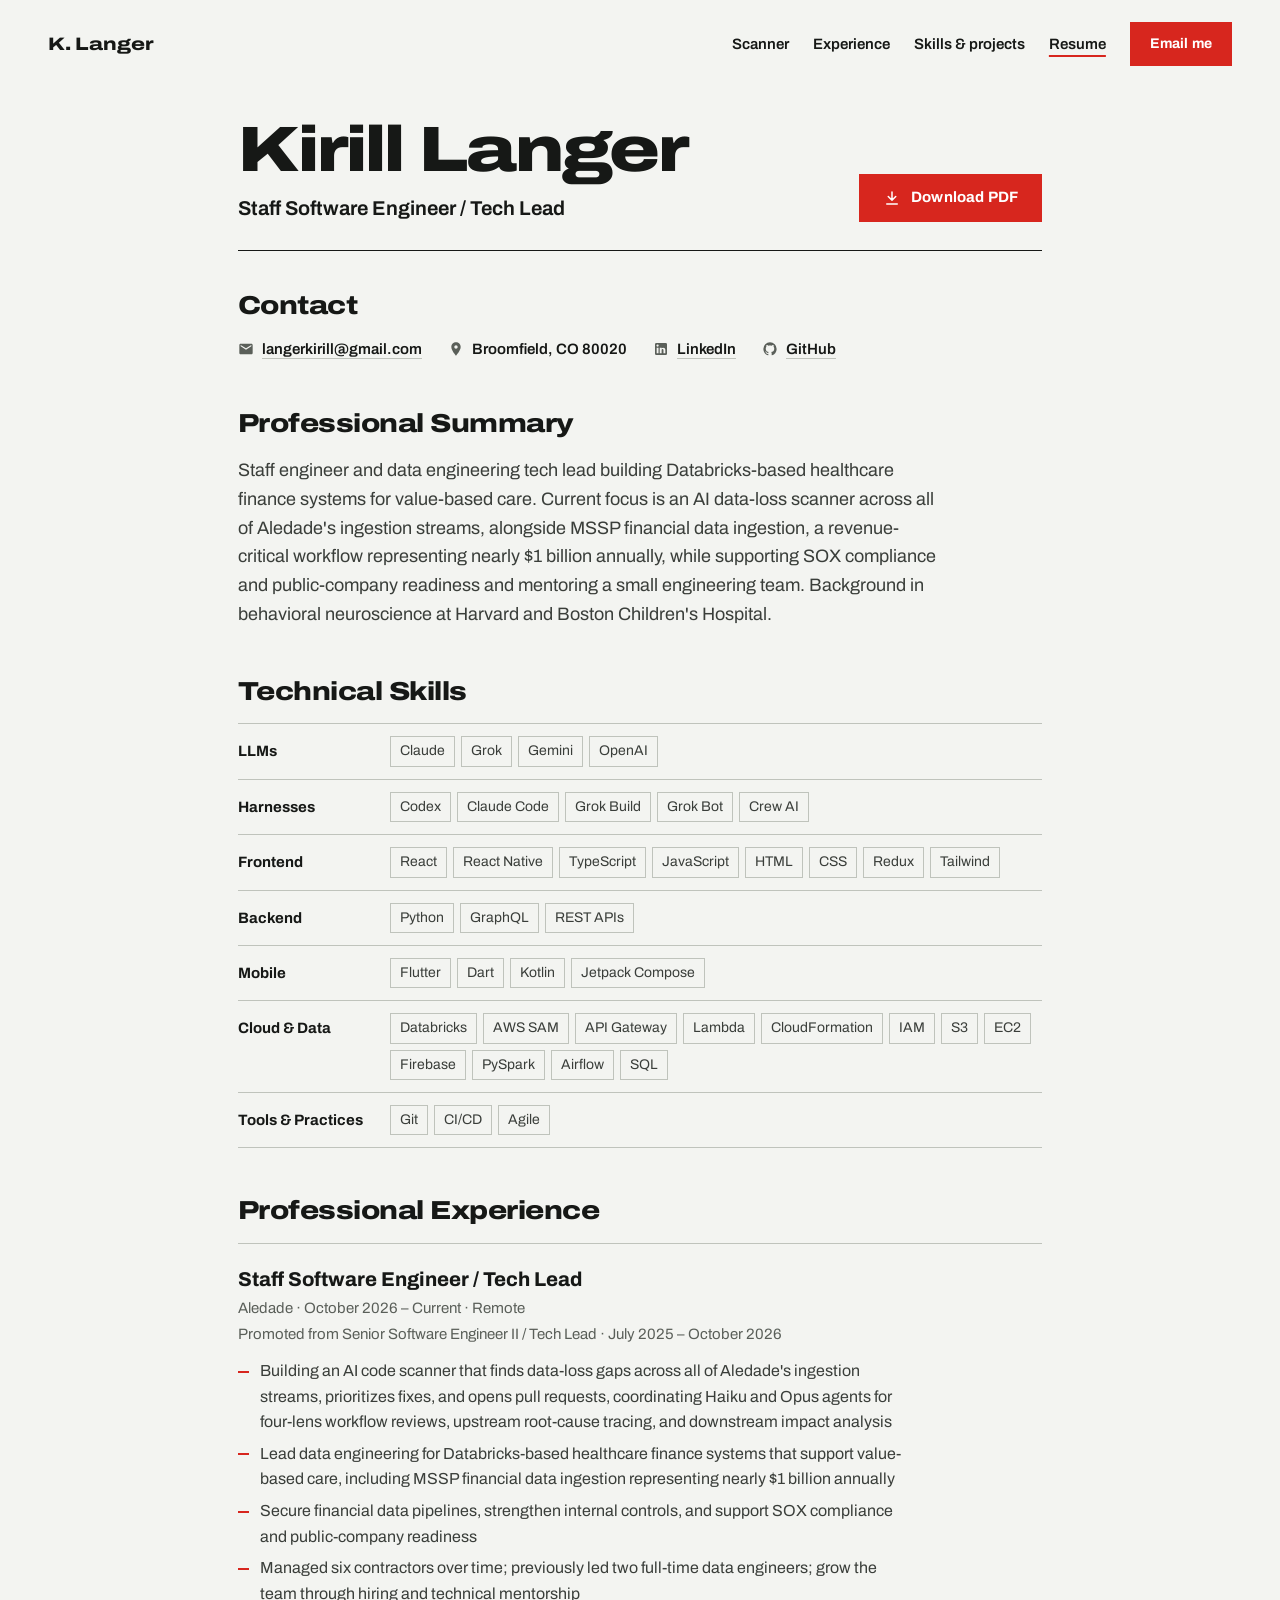
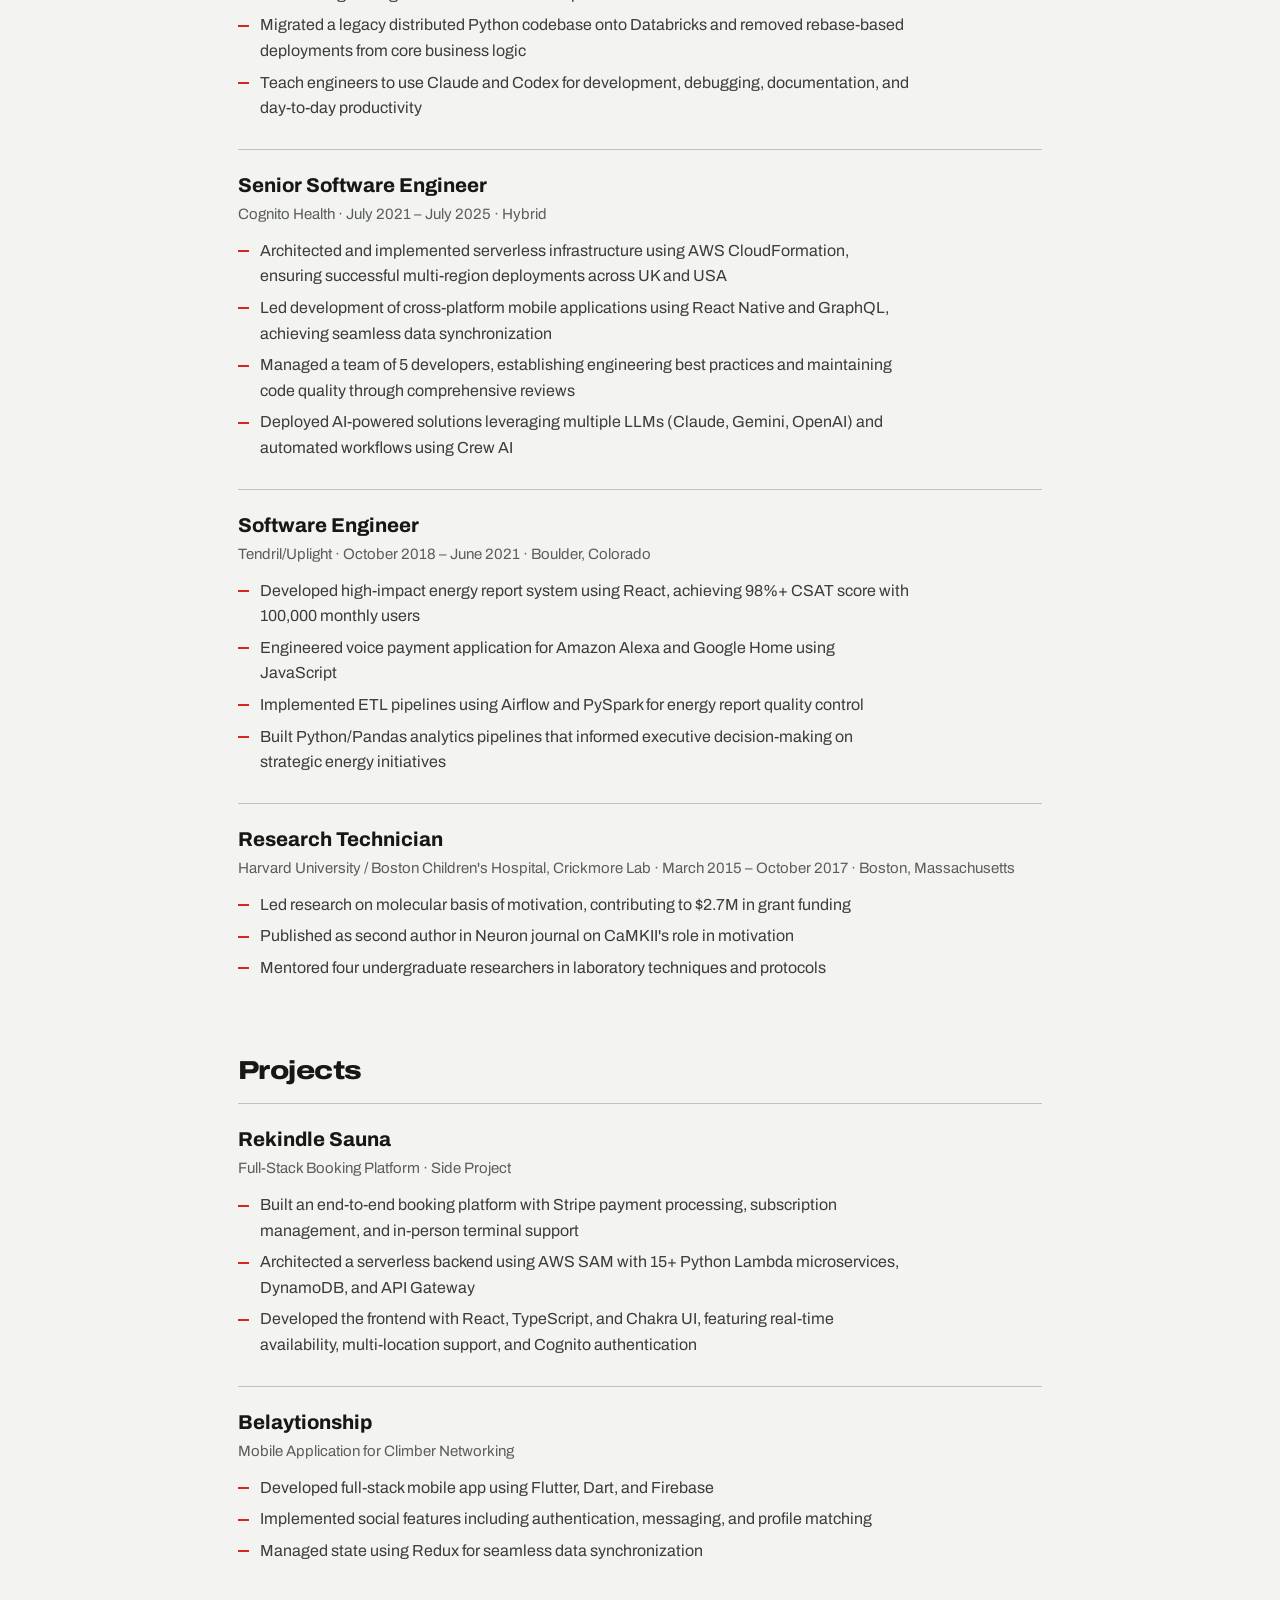
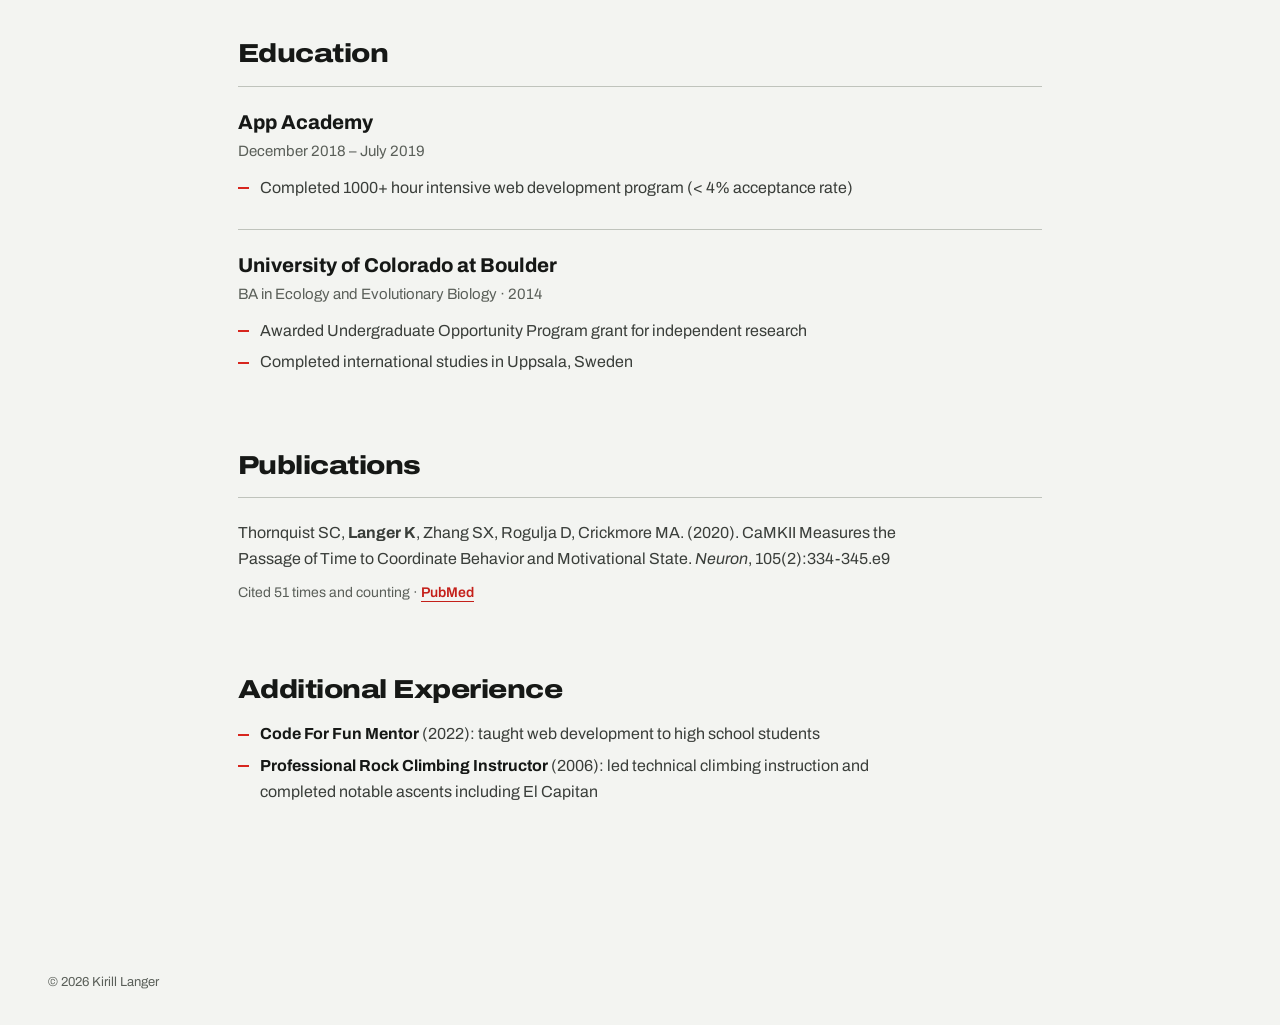
<file: resume.html>
<!doctype html>
<html lang="en">
<head>
  <meta charset="UTF-8">
  <meta name="viewport" content="width=device-width, initial-scale=1.0">
  <title>Resume - Kirill Langer</title>
  <meta name="description" content="Kirill Langer - Resume. Staff Software Engineer and data engineering tech lead at Aledade building Databricks-based healthcare finance systems for value-based care.">
  <meta name="theme-color" content="#F3F4F1">
  <link rel="icon" href="data:image/svg+xml,<svg xmlns='http://www.w3.org/2000/svg' viewBox='0 0 100 100'><circle cx='50' cy='50' r='42' fill='%23D7261E'/><text x='50' y='68' font-family='Arial,sans-serif' font-weight='800' font-size='52' fill='white' text-anchor='middle'>K</text></svg>">
  <link rel="preconnect" href="https://fonts.googleapis.com">
  <link rel="preconnect" href="https://fonts.gstatic.com" crossorigin>
  <link href="https://fonts.googleapis.com/css2?family=Archivo:wdth,wght@62..125,100..900&family=Shantell+Sans:wght@400;600;700&display=swap" rel="stylesheet">
  <link rel="stylesheet" href="styling.css">
  <style>
    .resume { max-width: 900px; margin: 0 auto; padding: 32px var(--gutter) 96px; }

    .resume-header {
      display: flex; flex-wrap: wrap; justify-content: space-between; align-items: flex-end; gap: 24px;
      padding-bottom: 28px; margin-bottom: 40px; border-bottom: 1.5px solid var(--ink);
    }
    .resume-header h1 {
      margin: 0; font-weight: 850; font-stretch: 125%; font-size: clamp(40px, 6vw, 64px);
      line-height: 0.95; letter-spacing: -0.035em;
    }
    .subtitle { display: block; margin-top: 14px; font-size: 20px; font-weight: 650; line-height: 1.35; }

    .resume-section { margin-bottom: 48px; }
    .resume-section h2 { margin: 0 0 18px; font-weight: 820; font-stretch: 118%; font-size: 26px; line-height: 1.1; letter-spacing: -0.02em; }

    .summary-text { margin: 0; font-size: 18px; color: var(--ink-2); max-width: 70ch; }

    .contact-grid { display: flex; flex-wrap: wrap; gap: 10px 26px; font-size: 15px; }
    .contact-item { display: inline-flex; align-items: center; gap: 8px; font-weight: 600; text-decoration: none; }
    .contact-item svg { width: 16px; height: 16px; fill: var(--ink-3); flex: none; }
    a.contact-item { text-decoration: underline; text-decoration-color: var(--rule); text-underline-offset: 4px; }
    a.contact-item:hover { text-decoration-color: currentColor; }
    a.contact-item:hover svg { fill: var(--route-ink); }

    .skills-tags { display: grid; grid-template-columns: 140px minmax(0, 1fr); gap: 12px; padding: 12px 0; border-top: 1px solid var(--rule); }
    .skills-tags:last-child { border-bottom: 1px solid var(--rule); }
    .skills-tags h3 { margin: 0; padding-top: 3px; font-size: 15px; font-weight: 700; }
    .tags { display: flex; flex-wrap: wrap; gap: 6px; }
    .tag { display: inline-block; padding: 3px 9px; border: 1px solid var(--rule); font-size: 14px; color: var(--ink-2); }

    .experience-item, .education-item, .project-card, .publication-card { padding: 22px 0; border-top: 1px solid var(--rule); }
    .experience-item h3, .education-item h3, .project-card h3 { margin: 0; font-size: 20px; font-weight: 750; line-height: 1.3; }
    .experience-meta, .education-meta, .project-meta, .experience-promo { margin-top: 4px; font-size: 15px; color: var(--ink-3); }
    .experience-promo { margin-top: 2px; }
    .project-card { display: block; text-decoration: none; }
    .project-card:hover h3 { color: var(--route-ink); }

    .resume ul { list-style: none; margin: 12px 0 0; padding: 0; }
    .resume li { position: relative; padding-left: 22px; margin-bottom: 6px; font-size: 16px; color: var(--ink-2); max-width: 75ch; }
    .resume li::before { content: ""; position: absolute; left: 0; top: 0.78em; width: 11px; height: 2px; background: var(--route); }
    .additional-list strong { color: var(--ink); }

    .publication-card p { margin: 0 0 6px; font-size: 16px; color: var(--ink-2); max-width: 75ch; }
    .pub-meta { font-size: 14px; color: var(--ink-3); }
    .pub-meta a { color: var(--route-ink); font-weight: 600; }

    @media (max-width: 640px) {
      .skills-tags { grid-template-columns: minmax(0, 1fr); gap: 8px; }
    }
    @media print {
      .nav, .skip, .download-btn, .foot { display: none; }
      body { background: #FFFFFF; font-size: 11pt; }
      .resume { padding: 0; max-width: none; }
      .resume-section { margin-bottom: 20px; break-inside: avoid-page; }
      a { color: inherit; }
    }
  </style>
</head>
<body>
<a class="skip" href="#main">Skip to content</a>

<nav class="wrap nav" aria-label="Main">
  <a href="index.html" class="nav-name">K. Langer</a>
  <div class="nav-links">
    <a href="index.html#crux" class="nav-anchor">Scanner</a>
    <a href="index.html#pitches" class="nav-anchor">Experience</a>
    <a href="index.html#rack" class="nav-anchor">Skills &amp; projects</a>
    <a href="resume.html" aria-current="page">Resume</a>
    <a href="mailto:langerkirill@gmail.com" class="btn btn-red btn-sm">Email me</a>
  </div>
</nav>

<main id="main" class="resume">

  <div class="resume-header">
    <div>
      <h1>Kirill Langer</h1>
      <span class="subtitle">Staff Software Engineer / Tech Lead</span>
    </div>
    <a href="Resume-2026.pdf" download class="btn btn-red download-btn">
      <svg viewBox="0 0 24 24" fill="none" stroke="currentColor" stroke-width="2" stroke-linecap="round" stroke-linejoin="round" aria-hidden="true"><path d="M12 4v11M7 10l5 5 5-5M5 20h14"></path></svg>
      Download PDF
    </a>
  </div>

  <section class="resume-section" aria-labelledby="r-contact">
    <h2 id="r-contact">Contact</h2>
    <div class="contact-grid">
      <a href="mailto:langerkirill@gmail.com" class="contact-item">
        <svg viewBox="0 0 24 24" aria-hidden="true"><path d="M20 4H4c-1.1 0-2 .9-2 2v12c0 1.1.9 2 2 2h16c1.1 0 2-.9 2-2V6c0-1.1-.9-2-2-2zm0 4l-8 5-8-5V6l8 5 8-5v2z"/></svg>
        langerkirill@gmail.com
      </a>
      <span class="contact-item">
        <svg viewBox="0 0 24 24" aria-hidden="true"><path d="M12 2C8.13 2 5 5.13 5 9c0 5.25 7 13 7 13s7-7.75 7-13c0-3.87-3.13-7-7-7zm0 9.5c-1.38 0-2.5-1.12-2.5-2.5s1.12-2.5 2.5-2.5 2.5 1.12 2.5 2.5-1.12 2.5-2.5 2.5z"/></svg>
        Broomfield, CO 80020
      </span>
      <a href="https://www.linkedin.com/in/kirill-langer-6b292299/" target="_blank" rel="noopener" class="contact-item">
        <svg viewBox="0 0 24 24" aria-hidden="true"><path d="M19 3a2 2 0 012 2v14a2 2 0 01-2 2H5a2 2 0 01-2-2V5a2 2 0 012-2h14m-.5 15.5v-5.3a3.26 3.26 0 00-3.26-3.26c-.85 0-1.84.52-2.32 1.3v-1.11h-2.79v8.37h2.79v-4.93c0-.77.62-1.4 1.39-1.4a1.4 1.4 0 011.4 1.4v4.93h2.79M6.88 8.56a1.68 1.68 0 001.68-1.68c0-.93-.75-1.69-1.68-1.69a1.69 1.69 0 00-1.69 1.69c0 .93.76 1.68 1.69 1.68m1.39 9.94v-8.37H5.5v8.37h2.77z"/></svg>
        LinkedIn
      </a>
      <a href="https://github.com/langerkirill" target="_blank" rel="noopener" class="contact-item">
        <svg viewBox="0 0 24 24" aria-hidden="true"><path d="M12 2A10 10 0 002 12c0 4.42 2.87 8.17 6.84 9.5.5.08.66-.23.66-.5v-1.69c-2.77.6-3.36-1.34-3.36-1.34-.46-1.16-1.11-1.47-1.11-1.47-.91-.62.07-.6.07-.6 1 .07 1.53 1.03 1.53 1.03.87 1.52 2.34 1.07 2.91.83.09-.65.35-1.09.63-1.34-2.22-.25-4.55-1.11-4.55-4.92 0-1.11.38-2 1.03-2.71-.1-.25-.45-1.29.1-2.64 0 0 .84-.27 2.75 1.02.79-.22 1.65-.33 2.5-.33.85 0 1.71.11 2.5.33 1.91-1.29 2.75-1.02 2.75-1.02.55 1.35.2 2.39.1 2.64.65.71 1.03 1.6 1.03 2.71 0 3.82-2.34 4.66-4.57 4.91.36.31.69.92.69 1.85V21c0 .27.16.59.67.5C19.14 20.16 22 16.42 22 12A10 10 0 0012 2z"/></svg>
        GitHub
      </a>
    </div>
  </section>

  <section class="resume-section" aria-labelledby="r-summary">
    <h2 id="r-summary">Professional Summary</h2>
    <p class="summary-text">Staff engineer and data engineering tech lead building Databricks-based healthcare finance systems for value-based care. Current focus is an AI data-loss scanner across all of Aledade's ingestion streams, alongside MSSP financial data ingestion, a revenue-critical workflow representing nearly $1 billion annually, while supporting SOX compliance and public-company readiness and mentoring a small engineering team. Background in behavioral neuroscience at Harvard and Boston Children's Hospital.</p>
  </section>

  <section class="resume-section" aria-labelledby="r-skills">
    <h2 id="r-skills">Technical Skills</h2>
    <div class="skills-tags">
      <h3>LLMs</h3>
      <div class="tags">
        <span class="tag">Claude</span>
        <span class="tag">Grok</span>
        <span class="tag">Gemini</span>
        <span class="tag">OpenAI</span>
      </div>
    </div>
    <div class="skills-tags">
      <h3>Harnesses</h3>
      <div class="tags">
        <span class="tag">Codex</span>
        <span class="tag">Claude Code</span>
        <span class="tag">Grok Build</span>
        <span class="tag">Grok Bot</span>
        <span class="tag">Crew AI</span>
      </div>
    </div>
    <div class="skills-tags">
      <h3>Frontend</h3>
      <div class="tags">
        <span class="tag">React</span>
        <span class="tag">React Native</span>
        <span class="tag">TypeScript</span>
        <span class="tag">JavaScript</span>
        <span class="tag">HTML</span>
        <span class="tag">CSS</span>
        <span class="tag">Redux</span>
        <span class="tag">Tailwind</span>
      </div>
    </div>
    <div class="skills-tags">
      <h3>Backend</h3>
      <div class="tags">
        <span class="tag">Python</span>
        <span class="tag">GraphQL</span>
        <span class="tag">REST APIs</span>
      </div>
    </div>
    <div class="skills-tags">
      <h3>Mobile</h3>
      <div class="tags">
        <span class="tag">Flutter</span>
        <span class="tag">Dart</span>
        <span class="tag">Kotlin</span>
        <span class="tag">Jetpack Compose</span>
      </div>
    </div>
    <div class="skills-tags">
      <h3>Cloud &amp; Data</h3>
      <div class="tags">
        <span class="tag">Databricks</span>
        <span class="tag">AWS SAM</span>
        <span class="tag">API Gateway</span>
        <span class="tag">Lambda</span>
        <span class="tag">CloudFormation</span>
        <span class="tag">IAM</span>
        <span class="tag">S3</span>
        <span class="tag">EC2</span>
        <span class="tag">Firebase</span>
        <span class="tag">PySpark</span>
        <span class="tag">Airflow</span>
        <span class="tag">SQL</span>
      </div>
    </div>
    <div class="skills-tags">
      <h3>Tools &amp; Practices</h3>
      <div class="tags">
        <span class="tag">Git</span>
        <span class="tag">CI/CD</span>
        <span class="tag">Agile</span>
      </div>
    </div>
  </section>

  <section class="resume-section" aria-labelledby="r-exp">
    <h2 id="r-exp">Professional Experience</h2>

    <div class="experience-item">
      <h3>Staff Software Engineer / Tech Lead</h3>
      <div class="experience-meta">Aledade &middot; October 2026 &ndash; Current &middot; Remote</div>
      <div class="experience-promo">Promoted from Senior Software Engineer II / Tech Lead &middot; July 2025 &ndash; October 2026</div>
      <ul>
        <li>Building an AI code scanner that finds data-loss gaps across all of Aledade's ingestion streams, prioritizes fixes, and opens pull requests, coordinating Haiku and Opus agents for four-lens workflow reviews, upstream root-cause tracing, and downstream impact analysis</li>
        <li>Lead data engineering for Databricks-based healthcare finance systems that support value-based care, including MSSP financial data ingestion representing nearly $1 billion annually</li>
        <li>Secure financial data pipelines, strengthen internal controls, and support SOX compliance and public-company readiness</li>
        <li>Managed six contractors over time; previously led two full-time data engineers; grow the team through hiring and technical mentorship</li>
        <li>Migrated a legacy distributed Python codebase onto Databricks and removed rebase-based deployments from core business logic</li>
        <li>Teach engineers to use Claude and Codex for development, debugging, documentation, and day-to-day productivity</li>
      </ul>
    </div>

    <div class="experience-item">
      <h3>Senior Software Engineer</h3>
      <div class="experience-meta">Cognito Health &middot; July 2021 &ndash; July 2025 &middot; Hybrid</div>
      <ul>
        <li>Architected and implemented serverless infrastructure using AWS CloudFormation, ensuring successful multi-region deployments across UK and USA</li>
        <li>Led development of cross-platform mobile applications using React Native and GraphQL, achieving seamless data synchronization</li>
        <li>Managed a team of 5 developers, establishing engineering best practices and maintaining code quality through comprehensive reviews</li>
        <li>Deployed AI-powered solutions leveraging multiple LLMs (Claude, Gemini, OpenAI) and automated workflows using Crew AI</li>
      </ul>
    </div>

    <div class="experience-item">
      <h3>Software Engineer</h3>
      <div class="experience-meta">Tendril/Uplight &middot; October 2018 &ndash; June 2021 &middot; Boulder, Colorado</div>
      <ul>
        <li>Developed high-impact energy report system using React, achieving 98%+ CSAT score with 100,000 monthly users</li>
        <li>Engineered voice payment application for Amazon Alexa and Google Home using JavaScript</li>
        <li>Implemented ETL pipelines using Airflow and PySpark for energy report quality control</li>
        <li>Built Python/Pandas analytics pipelines that informed executive decision-making on strategic energy initiatives</li>
      </ul>
    </div>

    <div class="experience-item">
      <h3>Research Technician</h3>
      <div class="experience-meta">Harvard University / Boston Children's Hospital, Crickmore Lab &middot; March 2015 &ndash; October 2017 &middot; Boston, Massachusetts</div>
      <ul>
        <li>Led research on molecular basis of motivation, contributing to $2.7M in grant funding</li>
        <li>Published as second author in Neuron journal on CaMKII's role in motivation</li>
        <li>Mentored four undergraduate researchers in laboratory techniques and protocols</li>
      </ul>
    </div>
  </section>

  <section class="resume-section" aria-labelledby="r-projects">
    <h2 id="r-projects">Projects</h2>
    <a href="https://rekindlesauna.com" target="_blank" rel="noopener" class="project-card">
      <h3>Rekindle Sauna</h3>
      <div class="project-meta">Full-Stack Booking Platform &middot; Side Project</div>
      <ul>
        <li>Built an end-to-end booking platform with Stripe payment processing, subscription management, and in-person terminal support</li>
        <li>Architected a serverless backend using AWS SAM with 15+ Python Lambda microservices, DynamoDB, and API Gateway</li>
        <li>Developed the frontend with React, TypeScript, and Chakra UI, featuring real-time availability, multi-location support, and Cognito authentication</li>
      </ul>
    </a>
    <a href="https://drive.google.com/file/d/1TaY64xz2x-E_QKoFQpViy6YcxOBIRer_/view?usp=sharing" target="_blank" rel="noopener" class="project-card">
      <h3>Belaytionship</h3>
      <div class="project-meta">Mobile Application for Climber Networking</div>
      <ul>
        <li>Developed full-stack mobile app using Flutter, Dart, and Firebase</li>
        <li>Implemented social features including authentication, messaging, and profile matching</li>
        <li>Managed state using Redux for seamless data synchronization</li>
      </ul>
    </a>
  </section>

  <section class="resume-section" aria-labelledby="r-edu">
    <h2 id="r-edu">Education</h2>
    <div class="education-item">
      <h3>App Academy</h3>
      <div class="education-meta">December 2018 &ndash; July 2019</div>
      <ul>
        <li>Completed 1000+ hour intensive web development program (&lt; 4% acceptance rate)</li>
      </ul>
    </div>
    <div class="education-item">
      <h3>University of Colorado at Boulder</h3>
      <div class="education-meta">BA in Ecology and Evolutionary Biology &middot; 2014</div>
      <ul>
        <li>Awarded Undergraduate Opportunity Program grant for independent research</li>
        <li>Completed international studies in Uppsala, Sweden</li>
      </ul>
    </div>
  </section>

  <section class="resume-section" aria-labelledby="r-pubs">
    <h2 id="r-pubs">Publications</h2>
    <div class="publication-card">
      <p>Thornquist SC, <strong>Langer K</strong>, Zhang SX, Rogulja D, Crickmore MA. (2020). CaMKII Measures the Passage of Time to Coordinate Behavior and Motivational State. <em>Neuron</em>, 105(2):334-345.e9</p>
      <span class="pub-meta">Cited 51 times and counting &middot; <a href="https://pubmed.ncbi.nlm.nih.gov/31786014/" target="_blank" rel="noopener">PubMed</a></span>
    </div>
  </section>

  <section class="resume-section" aria-labelledby="r-add">
    <h2 id="r-add">Additional Experience</h2>
    <ul class="additional-list">
      <li><strong>Code For Fun Mentor</strong> (2022): taught web development to high school students</li>
      <li><strong>Professional Rock Climbing Instructor</strong> (2006): led technical climbing instruction and completed notable ascents including El Capitan</li>
    </ul>
  </section>

</main>

<footer class="wrap foot">&copy; 2026 Kirill Langer</footer>
</body>
</html>
</file>
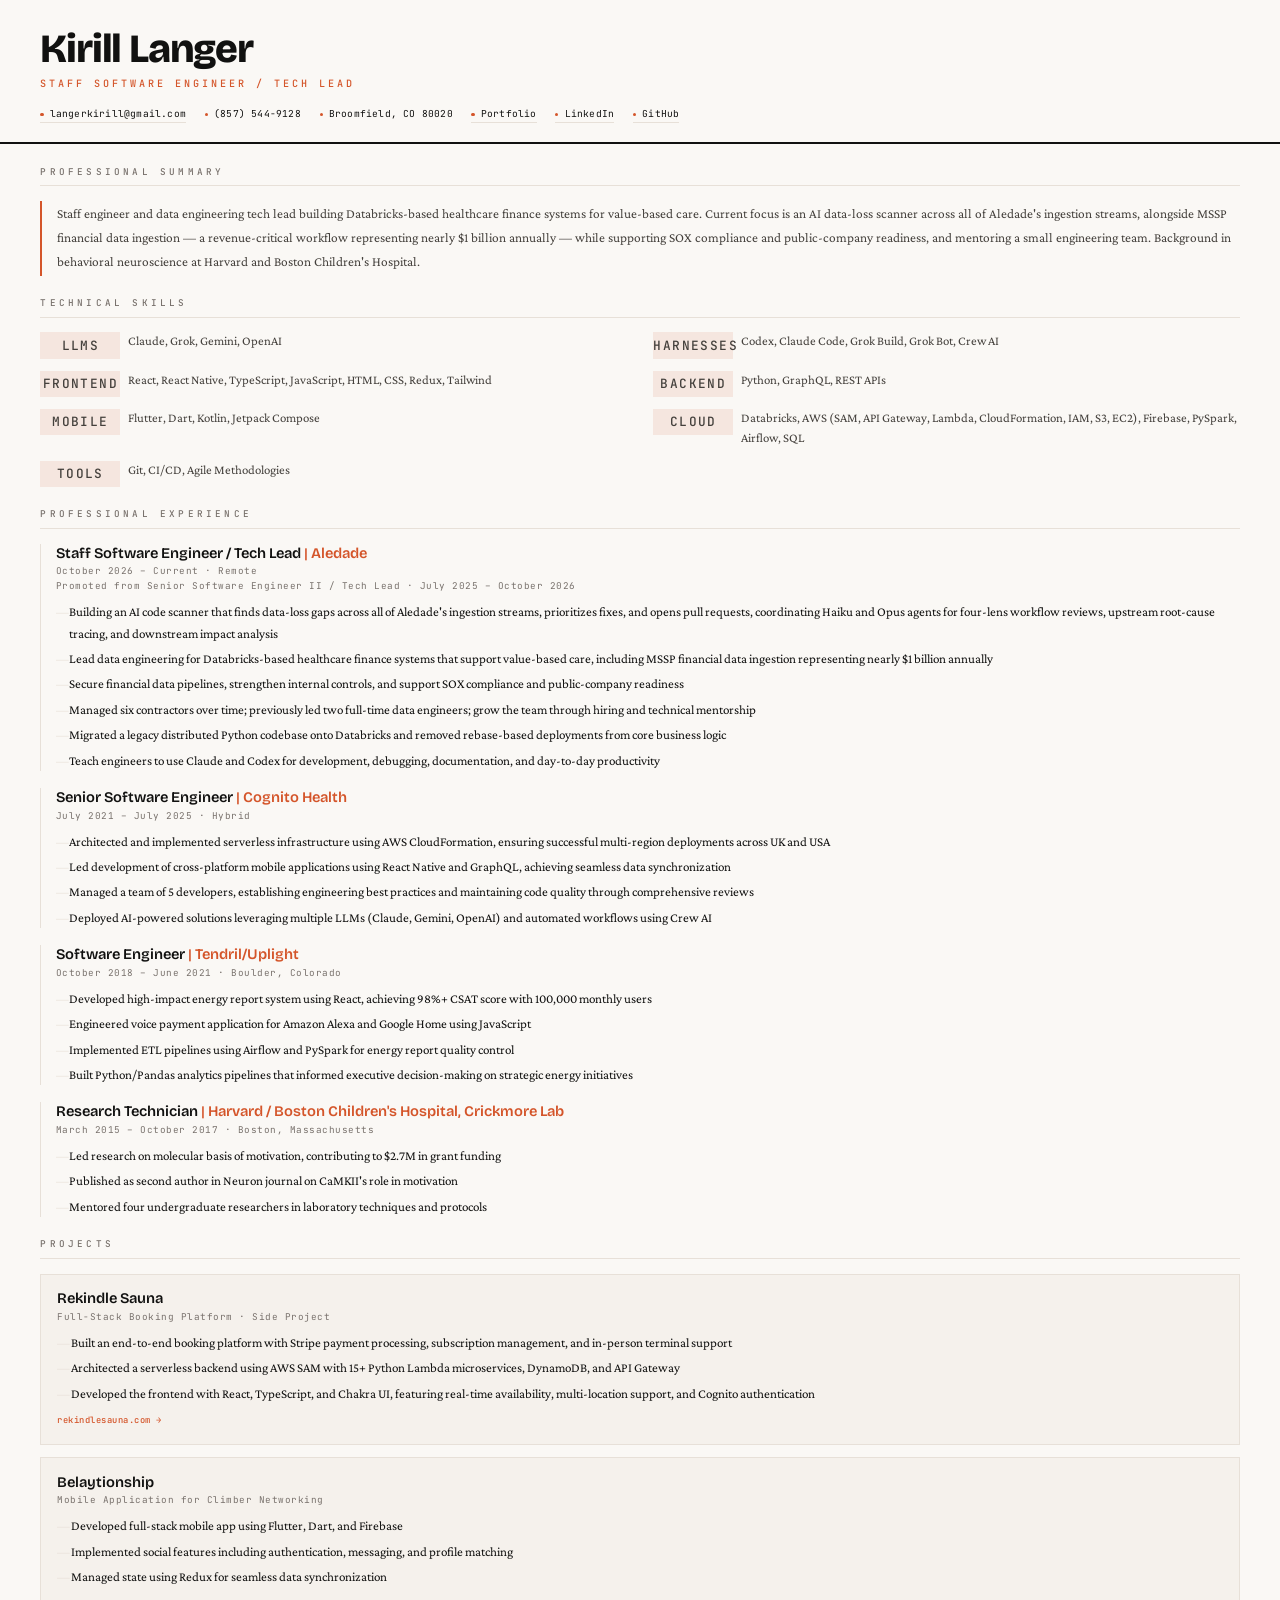
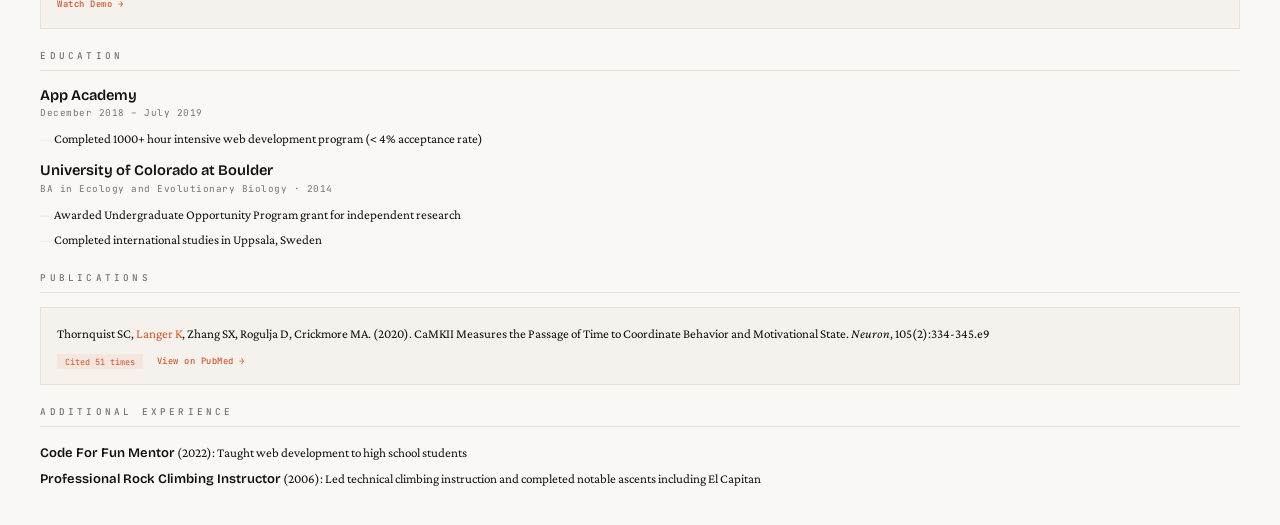
<file: _resume-pdf/resume-print.html>
<!doctype html>
<html lang="en">
<head>
<meta charset="UTF-8">
<title>Kirill Langer - Staff Software Engineer / Tech Lead</title>
<link href="https://fonts.googleapis.com/css2?family=Bricolage+Grotesque:opsz,wght@96,600;96,700;96,800&family=Crimson+Pro:ital,wght@0,400;0,600;1,400&family=JetBrains+Mono:wght@400;500&display=swap" rel="stylesheet">
<style>
  :root { --ink: #111110; --warm: #d4552a; --warm-soft: #f5e6df; --stone: #78716c; --rule: #e7e0d8; --card: #f5f1ec; --sand: #faf8f5; --body: #44403c; }
  * { margin: 0; padding: 0; box-sizing: border-box; }
  @page { size: Letter; margin: 0.36in 0.36in; }
  html, body { background: var(--sand); }
  body { font: 400 10pt/1.62 'Crimson Pro', Georgia, serif; color: var(--ink); -webkit-print-color-adjust: exact; print-color-adjust: exact; }
  a { color: inherit; text-decoration: none; }
  .page { padding: 0.3in 0.42in 0.32in; }

  header { margin: -0.3in -0.42in 0; padding: 0.3in 0.42in 0.2in; border-bottom: 2px solid var(--ink); }
  h1 { font: 800 30pt/1 'Bricolage Grotesque', sans-serif; letter-spacing: -1.2px; }
  .subtitle { margin-top: 6pt; font: 500 7.6pt/1.4 'JetBrains Mono', monospace; letter-spacing: 3px; text-transform: uppercase; color: var(--warm); }
  .contact { display: flex; flex-wrap: wrap; gap: 4pt 14pt; margin-top: 12pt; font: 400 7.2pt/1.4 'JetBrains Mono', monospace; letter-spacing: .2px; color: var(--ink); }
  .contact > * { position: relative; padding-left: 7pt; }
  .contact > *::before { content: ""; position: absolute; left: 0; top: 4.2pt; width: 2.4pt; height: 2.4pt; border-radius: 50%; background: var(--warm); }
  .contact a { border-bottom: 1px solid var(--rule); padding-bottom: 1pt; }

  section { margin-top: 17pt; }
  h2 { font: 500 7pt/1 'JetBrains Mono', monospace; letter-spacing: 3.2px; text-transform: uppercase; color: var(--stone); padding-bottom: 7pt; border-bottom: 1px solid var(--rule); margin-bottom: 11pt; }

  .summary { border-left: 2.5px solid var(--warm); padding: 1pt 0 1pt 11pt; color: var(--body); font-size: 10pt; line-height: 1.8; }

  .skills { display: grid; grid-template-columns: 1fr 1fr; gap: 9pt 20pt; }
  .skill { display: grid; grid-template-columns: 60pt 1fr; gap: 6pt; align-items: start; }
  .pill { display: block; text-align: center; padding: 2.4pt 0; background: var(--warm-soft); color: var(--warm); font: 500 5.8pt/1.2 'JetBrains Mono', monospace; letter-spacing: 1.4px; text-transform: uppercase; }
  .skill span { font-size: 9.6pt; line-height: 1.55; color: var(--body); }

  .job { border-left: 1.5px solid var(--rule); padding-left: 11pt; margin-bottom: 13pt; break-inside: avoid; }
  .job h3, .proj h3, .edu h3 { font: 600 11pt/1.3 'Bricolage Grotesque', sans-serif; }
  .job h3 em { font-style: normal; color: var(--warm); }
  .meta { font: 400 7pt/1.5 'JetBrains Mono', monospace; letter-spacing: .5px; color: var(--stone); margin: 1pt 0 6pt; }
  .meta + .meta { margin-top: -5pt; }
  ul { list-style: none; }
  li { position: relative; padding-left: 10pt; margin-bottom: 3.2pt; color: var(--ink); font-size: 9.8pt; line-height: 1.62; }
  li::before { content: "\2014"; position: absolute; left: 0; color: var(--rule); }

  .proj { background: var(--card); border: 1px solid var(--rule); padding: 11pt 12pt; margin-bottom: 9pt; break-inside: avoid; }
  .more { display: inline-block; margin-top: 4pt; font: 500 6.6pt/1 'JetBrains Mono', monospace; letter-spacing: .5px; color: var(--warm); }

  .edu { margin-bottom: 9pt; break-inside: avoid; }
  .pub { background: var(--card); border: 1px solid var(--rule); padding: 11pt 12pt; break-inside: avoid; }
  .pub p { font-size: 9.8pt; line-height: 1.7; }
  .pub b { font-weight: 400; color: var(--warm); }
  .pub-meta { display: flex; align-items: center; gap: 10pt; margin-top: 7pt; }
  .cites { background: var(--warm-soft); color: var(--warm); padding: 1.6pt 6pt; font: 400 6.4pt/1.2 'JetBrains Mono', monospace; }
  .add li { padding-left: 0; }
  .add li::before { content: none; }
  .add strong { font: 600 9.8pt/1.6 'Bricolage Grotesque', sans-serif; }
</style>
</head>
<body>
<div class="page">
  <header>
    <h1>Kirill Langer</h1>
    <div class="subtitle">Staff Software Engineer / Tech Lead</div>
    <div class="contact">
      <a href="mailto:langerkirill@gmail.com">langerkirill@gmail.com</a>
      <span>(857) 544-9128</span>
      <span>Broomfield, CO 80020</span>
      <a href="https://langerkirill.github.io">Portfolio</a>
      <a href="https://www.linkedin.com/in/kirill-langer-6b292299/">LinkedIn</a>
      <a href="https://github.com/langerkirill">GitHub</a>
    </div>
  </header>

  <section>
    <h2>Professional Summary</h2>
    <p class="summary">Staff engineer and data engineering tech lead building Databricks-based healthcare finance systems for value-based care. Current focus is an AI data-loss scanner across all of Aledade's ingestion streams, alongside MSSP financial data ingestion — a revenue-critical workflow representing nearly $1 billion annually — while supporting SOX compliance and public-company readiness, and mentoring a small engineering team. Background in behavioral neuroscience at Harvard and Boston Children's Hospital.</p>
  </section>

  <section>
    <h2>Technical Skills</h2>
    <div class="skills">
      <div class="skill"><span class="pill">LLMs</span><span>Claude, Grok, Gemini, OpenAI</span></div>
      <div class="skill"><span class="pill">Harnesses</span><span>Codex, Claude Code, Grok Build, Grok Bot, Crew AI</span></div>
      <div class="skill"><span class="pill">Frontend</span><span>React, React Native, TypeScript, JavaScript, HTML, CSS, Redux, Tailwind</span></div>
      <div class="skill"><span class="pill">Backend</span><span>Python, GraphQL, REST APIs</span></div>
      <div class="skill"><span class="pill">Mobile</span><span>Flutter, Dart, Kotlin, Jetpack Compose</span></div>
      <div class="skill"><span class="pill">Cloud</span><span>Databricks, AWS (SAM, API Gateway, Lambda, CloudFormation, IAM, S3, EC2), Firebase, PySpark, Airflow, SQL</span></div>
      <div class="skill"><span class="pill">Tools</span><span>Git, CI/CD, Agile Methodologies</span></div>
    </div>
  </section>

  <section>
    <h2>Professional Experience</h2>
    <div class="job">
      <h3>Staff Software Engineer / Tech Lead <em>| Aledade</em></h3>
      <div class="meta">October 2026 – Current · Remote</div>
      <div class="meta">Promoted from Senior Software Engineer II / Tech Lead · July 2025 – October 2026</div>
      <ul>
        <li>Building an AI code scanner that finds data-loss gaps across all of Aledade's ingestion streams, prioritizes fixes, and opens pull requests, coordinating Haiku and Opus agents for four-lens workflow reviews, upstream root-cause tracing, and downstream impact analysis</li>
        <li>Lead data engineering for Databricks-based healthcare finance systems that support value-based care, including MSSP financial data ingestion representing nearly $1 billion annually</li>
        <li>Secure financial data pipelines, strengthen internal controls, and support SOX compliance and public-company readiness</li>
        <li>Managed six contractors over time; previously led two full-time data engineers; grow the team through hiring and technical mentorship</li>
        <li>Migrated a legacy distributed Python codebase onto Databricks and removed rebase-based deployments from core business logic</li>
        <li>Teach engineers to use Claude and Codex for development, debugging, documentation, and day-to-day productivity</li>
      </ul>
    </div>
    <div class="job">
      <h3>Senior Software Engineer <em>| Cognito Health</em></h3>
      <div class="meta">July 2021 – July 2025 · Hybrid</div>
      <ul>
        <li>Architected and implemented serverless infrastructure using AWS CloudFormation, ensuring successful multi-region deployments across UK and USA</li>
        <li>Led development of cross-platform mobile applications using React Native and GraphQL, achieving seamless data synchronization</li>
        <li>Managed a team of 5 developers, establishing engineering best practices and maintaining code quality through comprehensive reviews</li>
        <li>Deployed AI-powered solutions leveraging multiple LLMs (Claude, Gemini, OpenAI) and automated workflows using Crew AI</li>
      </ul>
    </div>
    <div class="job">
      <h3>Software Engineer <em>| Tendril/Uplight</em></h3>
      <div class="meta">October 2018 – June 2021 · Boulder, Colorado</div>
      <ul>
        <li>Developed high-impact energy report system using React, achieving 98%+ CSAT score with 100,000 monthly users</li>
        <li>Engineered voice payment application for Amazon Alexa and Google Home using JavaScript</li>
        <li>Implemented ETL pipelines using Airflow and PySpark for energy report quality control</li>
        <li>Built Python/Pandas analytics pipelines that informed executive decision-making on strategic energy initiatives</li>
      </ul>
    </div>
    <div class="job">
      <h3>Research Technician <em>| Harvard / Boston Children's Hospital, Crickmore Lab</em></h3>
      <div class="meta">March 2015 – October 2017 · Boston, Massachusetts</div>
      <ul>
        <li>Led research on molecular basis of motivation, contributing to $2.7M in grant funding</li>
        <li>Published as second author in Neuron journal on CaMKII's role in motivation</li>
        <li>Mentored four undergraduate researchers in laboratory techniques and protocols</li>
      </ul>
    </div>
  </section>

  <section>
    <h2>Projects</h2>
    <div class="proj">
      <h3>Rekindle Sauna</h3>
      <div class="meta">Full-Stack Booking Platform · Side Project</div>
      <ul>
        <li>Built an end-to-end booking platform with Stripe payment processing, subscription management, and in-person terminal support</li>
        <li>Architected a serverless backend using AWS SAM with 15+ Python Lambda microservices, DynamoDB, and API Gateway</li>
        <li>Developed the frontend with React, TypeScript, and Chakra UI, featuring real-time availability, multi-location support, and Cognito authentication</li>
      </ul>
      <a class="more" href="https://rekindlesauna.com">rekindlesauna.com →</a>
    </div>
    <div class="proj">
      <h3>Belaytionship</h3>
      <div class="meta">Mobile Application for Climber Networking</div>
      <ul>
        <li>Developed full-stack mobile app using Flutter, Dart, and Firebase</li>
        <li>Implemented social features including authentication, messaging, and profile matching</li>
        <li>Managed state using Redux for seamless data synchronization</li>
      </ul>
      <a class="more" href="https://drive.google.com/file/d/1TaY64xz2x-E_QKoFQpViy6YcxOBIRer_/view?usp=sharing">Watch Demo →</a>
    </div>
  </section>

  <section>
    <h2>Education</h2>
    <div class="edu">
      <h3>App Academy</h3>
      <div class="meta">December 2018 – July 2019</div>
      <ul><li>Completed 1000+ hour intensive web development program (&lt; 4% acceptance rate)</li></ul>
    </div>
    <div class="edu">
      <h3>University of Colorado at Boulder</h3>
      <div class="meta">BA in Ecology and Evolutionary Biology · 2014</div>
      <ul>
        <li>Awarded Undergraduate Opportunity Program grant for independent research</li>
        <li>Completed international studies in Uppsala, Sweden</li>
      </ul>
    </div>
  </section>

  <section>
    <h2>Publications</h2>
    <div class="pub">
      <p>Thornquist SC, <b>Langer K</b>, Zhang SX, Rogulja D, Crickmore MA. (2020). CaMKII Measures the Passage of Time to Coordinate Behavior and Motivational State. <em>Neuron</em>, 105(2):334-345.e9</p>
      <div class="pub-meta"><span class="cites">Cited 51 times</span><a class="more" style="margin-top: 0;" href="https://pubmed.ncbi.nlm.nih.gov/31786014/">View on PubMed →</a></div>
    </div>
  </section>

  <section>
    <h2>Additional Experience</h2>
    <ul class="add">
      <li><strong>Code For Fun Mentor</strong> (2022): Taught web development to high school students</li>
      <li><strong>Professional Rock Climbing Instructor</strong> (2006): Led technical climbing instruction and completed notable ascents including El Capitan</li>
    </ul>
  </section>
</div>
</body>
</html>
</file>
<file: styling.css>
/* Kirill Langer — big-wall topo system, shared by index.html and resume.html */

:root {
  --ground: #F3F4F1;
  --ink: #161816;
  --ink-2: #3A3E3A;
  --ink-3: #5A5F59;
  --rule: #BFC3BC;
  --rock: #E4E6E1;
  --route: #D7261E;
  --route-deep: #B81E17;
  --route-ink: #C4201A;
  --night: #161816;
  --night-text: #C9CCC6;
  --night-mute: #A9ADA6;
  --night-red: #FF7A6E;
  --wrap: 1320px;
  --gutter: 48px;
  --sans: 'Archivo', system-ui, sans-serif;
  --hand: 'Shantell Sans', 'Comic Neue', cursive;
}

*, *::before, *::after { box-sizing: border-box; }
.defs { position: absolute; width: 0; height: 0; overflow: hidden; }
html {
  scroll-behavior: smooth;
  scroll-padding-top: 24px;
  -webkit-text-size-adjust: 100%;
  scrollbar-color: var(--ink-3) var(--ground);
}
body {
  margin: 0;
  background: var(--ground);
  color: var(--ink);
  font: 400 17px/1.6 var(--sans);
  -webkit-font-smoothing: antialiased;
}
img, svg { display: block; max-width: 100%; }
a { color: inherit; text-underline-offset: 4px; }
a:hover { color: var(--route-ink); }
::selection { background: var(--route); color: #FFFFFF; }
:focus-visible { outline: 2px solid var(--route); outline-offset: 3px; border-radius: 2px; }

.wrap { max-width: var(--wrap); margin: 0 auto; padding: 0 var(--gutter); }
.skip {
  position: absolute; left: 16px; top: -64px; z-index: 10;
  padding: 10px 14px; background: var(--ink); color: #FFFFFF; font-weight: 700; text-decoration: none;
}
.skip:focus { top: 16px; }
.skip:hover, .skip:focus { color: #FFFFFF; }

/* Nav */
.nav {
  display: flex; flex-wrap: wrap; align-items: center; justify-content: space-between;
  gap: 16px; padding-top: 22px; padding-bottom: 22px;
}
.nav-name { font-weight: 800; font-stretch: 125%; font-size: 18px; letter-spacing: -0.01em; text-decoration: none; }
.nav-links { display: flex; flex-wrap: wrap; align-items: center; gap: 8px 24px; font-size: 15px; font-weight: 600; }
.nav-links a { text-decoration: none; }
.nav-links a[aria-current="page"] {
  text-decoration: underline; text-underline-offset: 6px; text-decoration-thickness: 2px; text-decoration-color: var(--route);
}

/* Buttons and links */
.btn {
  display: inline-flex; align-items: center; gap: 10px; min-height: 48px; padding: 0 22px;
  font: 700 15px/1 var(--sans); letter-spacing: 0.01em; text-decoration: none;
  border: 2px solid var(--ink); transition: background-color .15s, color .15s, border-color .15s;
}
.btn svg { width: 18px; height: 18px; flex: none; }
.btn-red { background: var(--route); border-color: var(--route); color: #FFFFFF; }
.btn-red:hover { background: var(--route-deep); border-color: var(--route-deep); color: #FFFFFF; }
.btn-line { background: transparent; color: var(--ink); }
.btn-line:hover { background: var(--ink); color: var(--ground); }
.btn-sm { min-height: 44px; padding: 0 18px; font-size: 14px; }
.link { font-weight: 600; font-size: 15px; text-decoration: underline; text-underline-offset: 5px; text-decoration-thickness: 1.5px; }
.hand { font-family: var(--hand); color: var(--route-ink); }

/* Hero */
.hero {
  display: grid; grid-template-columns: minmax(0, 5fr) minmax(0, 7fr); gap: 40px; align-items: start;
  padding-top: 24px; padding-bottom: 72px;
}
.hero-copy { padding-top: 32px; }
.hero h1 {
  margin: 0; font-weight: 850; font-stretch: 125%; font-size: clamp(54px, 6.4vw, 96px);
  line-height: 0.92; letter-spacing: -0.035em;
}
.hero-title { margin: 28px 0 0; font-size: 22px; line-height: 1.35; font-weight: 650; max-width: 30ch; }
.hero-lede { margin: 18px 0 0; color: var(--ink-2); max-width: 44ch; }
.hero-actions { display: flex; flex-wrap: wrap; align-items: center; gap: 14px 22px; margin-top: 32px; }
.hero-links { display: flex; flex-wrap: wrap; gap: 12px 22px; margin-top: 22px; }
.facts {
  margin: 32px 0 0; display: grid; grid-template-columns: 118px minmax(0, 1fr);
  border-top: 1.5px solid var(--ink); font-size: 15px; line-height: 1.45;
}
.facts dt, .facts dd { padding: 11px 0; border-bottom: 1px solid var(--rule); }
.facts dt { font-weight: 700; padding-right: 12px; }
.facts dd { margin: 0; }

/* Topo */
.topo-fig { margin: 0; }
.topo { position: relative; width: 100%; aspect-ratio: 760 / 900; container-type: inline-size; }
.topo > svg { position: absolute; inset: 0; width: 100%; height: 100%; }
.lbl { position: absolute; max-width: 34%; font-size: clamp(10.5px, 1.82cqi, 14px); line-height: 1.4; }
.lbl b { font-weight: 700; }
.lbl-r { text-align: right; }
.lbl .nw { white-space: nowrap; }
.lbl .hand { font-weight: 600; }
.lbl a.hand { text-decoration: underline; text-decoration-thickness: 1px; text-underline-offset: 3px; }
.note { position: absolute; font-family: var(--hand); font-weight: 600; line-height: 1.32; color: var(--route-ink); font-size: clamp(11px, 1.96cqi, 15px); }
.feat {
  position: absolute; white-space: nowrap; font-family: var(--hand); font-style: italic;
  font-size: clamp(10px, 1.69cqi, 13px); line-height: 1.3; color: var(--ink-3);
}
.rt-stroke { stroke: var(--route); }
.rt-fill { fill: var(--route); }
.legend { display: flex; flex-wrap: wrap; align-items: center; gap: 10px 22px; margin-top: 14px; font-size: 13px; color: var(--ink-2); }
.legend span { display: inline-flex; align-items: center; gap: 7px; }
.legend .hand { font-size: 14px; font-weight: 700; }
.topo-key { display: none; margin: 16px 0 0; padding: 0 0 0 22px; font-size: 15px; line-height: 1.5; }
.topo-key li + li { margin-top: 4px; }

/* Signature motion: the route draws itself from the base to the climber */
.route-line { stroke-dasharray: 1; stroke-dashoffset: 0; }
@media (prefers-reduced-motion: no-preference) {
  .route-line { stroke-dashoffset: 1; animation: draw 2.6s cubic-bezier(.33, 0, .2, 1) .35s forwards; }
  .belay { opacity: 0; animation: appear .35s ease-out forwards; }
  .belay-1 { animation-delay: .8s; }
  .belay-2 { animation-delay: 1.2s; }
  .belay-3 { animation-delay: 1.65s; }
  .belay-4 { animation-delay: 2.05s; }
  .route-ahead, .marker-dot { opacity: 0; animation: appear .5s ease-out 2.85s forwards; }
  .marker-ring { transform-box: fill-box; transform-origin: center; animation: ring 1.4s cubic-bezier(.16, 1, .3, 1) 2.85s both; }
}
@keyframes draw { to { stroke-dashoffset: 0; } }
@keyframes appear { to { opacity: 1; } }
@keyframes ring { from { transform: scale(.3); opacity: 0; } 50% { opacity: 1; } to { transform: scale(1); opacity: 1; } }

/* Crux */
.crux { background: var(--night); color: var(--ground); padding: 104px 0 112px; }
.crux h2 { margin: 0; font-weight: 820; font-stretch: 118%; font-size: clamp(38px, 4.6vw, 64px); line-height: 1.02; letter-spacing: -0.03em; max-width: 18ch; }
.crux-lede { margin: 28px 0 0; font-size: 19px; color: var(--night-text); max-width: 64ch; }
.moves {
  position: relative; list-style: none; margin: 72px 0 0; padding: 0;
  display: grid; grid-template-columns: repeat(4, minmax(0, 1fr)); gap: 28px;
}
.moves::before { content: ""; position: absolute; left: 14px; right: 14px; top: 13px; height: 3px; background: var(--route); }
.move { position: relative; }
.move-n {
  display: inline-flex; align-items: center; justify-content: center; width: 28px; height: 28px; border-radius: 50%;
  background: var(--night); border: 2.5px solid var(--ground); font-weight: 800; font-size: 13px;
}
.move:last-child .move-n { background: var(--route); }
.move h3 { margin: 22px 0 6px; font-size: 21px; font-weight: 750; font-stretch: 110%; }
.move-who { margin: 0 0 10px; font-family: var(--hand); font-size: 15px; color: var(--night-red); }
.move-what { margin: 0; font-size: 16px; color: var(--night-text); }

/* Proof */
.proof { display: grid; grid-template-columns: minmax(0, 4fr) minmax(0, 8fr); gap: 32px 56px; margin-top: 88px; padding-top: 40px; border-top: 1px solid #3A3E3A; }
.proof h3, .sk-head h3 { margin: 0; font-size: 28px; font-weight: 800; font-stretch: 115%; line-height: 1.1; letter-spacing: -0.015em; }
.proof-intro p { margin: 14px 0 0; color: var(--night-text); max-width: 40ch; }
.proof-list { list-style: none; margin: 0; padding: 0; border-bottom: 1px solid #3A3E3A; }
.proof-list li { display: grid; grid-template-columns: 220px minmax(0, 1fr); gap: 8px 32px; align-items: baseline; padding: 16px 0; border-top: 1px solid #3A3E3A; }
.proof-ic { width: 18px; height: 18px; flex: none; color: var(--ground); position: relative; top: 2px; }
.proof-list h4 { display: flex; gap: 10px; margin: 0; font-size: 17px; font-weight: 750; }
.proof-list p { margin: 0; font-size: 15.5px; color: var(--night-text); }

/* Sankey */
.sankey { position: relative; margin: 96px 0 0; }
.sk-radio { position: absolute; opacity: 0; width: 1px; height: 1px; pointer-events: none; }
.sk-head { display: flex; flex-wrap: wrap; align-items: flex-end; justify-content: space-between; gap: 20px 40px; margin-bottom: 36px; }
.sk-head p { margin: 10px 0 0; color: var(--night-text); max-width: 56ch; }
.sk-toggle { display: inline-flex; gap: 3px; padding: 3px; border: 1.5px solid var(--ground); }
.sk-toggle label {
  display: inline-flex; align-items: center; min-height: 40px; padding: 0 16px;
  font-weight: 700; font-size: 15px; color: var(--ground); cursor: pointer; transition: background-color .15s, color .15s;
}
.sk-toggle label:hover { background: #2A2D2A; }
#sk-r-before:checked ~ .sk-head label[for="sk-r-before"],
#sk-r-after:checked ~ .sk-head label[for="sk-r-after"] { background: var(--ground); color: var(--night); }
#sk-r-before:focus-visible ~ .sk-head label[for="sk-r-before"],
#sk-r-after:focus-visible ~ .sk-head label[for="sk-r-after"] { outline: 2px solid var(--route); outline-offset: 3px; }
.sk-svg { display: block; width: 100%; height: auto; overflow: visible; color: var(--night-mute); font-family: var(--sans); }
.sk-mob, .sk-key { display: none; }
g.sk-state { transition: opacity .45s ease, visibility .45s; }
g.sk-after { opacity: 0; visibility: hidden; }
#sk-r-after:checked ~ .sk-body g.sk-before { opacity: 0; visibility: hidden; }
#sk-r-after:checked ~ .sk-body g.sk-after { opacity: 1; visibility: visible; }
span.sk-after { display: none; }
#sk-r-after:checked ~ .sk-body span.sk-before { display: none; }
#sk-r-after:checked ~ .sk-body span.sk-after { display: inline; }
.sk-link { transition: fill-opacity .15s; }
.sk-link:hover, .sk-link:focus-visible { fill-opacity: .62; }
.sk-loss:hover, .sk-loss:focus-visible, .sk-rec:hover, .sk-rec:focus-visible { fill-opacity: 1; }
.sk-loss, .sk-rec { stroke: rgba(22, 24, 22, 0.01); stroke-width: 12px; stroke-linejoin: round; }
.sk-link:focus-visible { outline: none; stroke: var(--ground); stroke-width: 1.5px; }
.sk-verdict { margin: 20px 0 0; font-size: 19px; font-weight: 700; }
.sk-legend { display: flex; flex-wrap: wrap; gap: 8px 24px; margin-top: 14px; font-size: 14px; color: var(--night-text); }
.sk-legend span { display: inline-flex; align-items: center; gap: 8px; }
.sk-legend i { display: inline-block; width: 18px; height: 10px; border-radius: 2px; }
.sk-table { margin-top: 18px; font-size: 15px; color: var(--night-text); }
.sk-table summary { display: inline-flex; align-items: center; min-height: 44px; font-weight: 700; color: var(--ground); cursor: pointer; }
.sk-table-scroll { overflow-x: auto; }
.sk-table table { width: 100%; min-width: 560px; border-collapse: collapse; font-variant-numeric: tabular-nums; }
.sk-table th, .sk-table td { padding: 9px 16px 9px 0; border-bottom: 1px solid #3A3E3A; text-align: left; font-weight: 400; }
.sk-table thead th { color: var(--ground); font-weight: 700; }
.sk-table tbody th { color: var(--ground); }
.sankey figcaption { margin-top: 12px; font-size: 14px; color: var(--night-mute); max-width: 70ch; }
.sk-tip {
  position: fixed; z-index: 20; max-width: 280px; padding: 9px 12px; pointer-events: none;
  background: var(--ground); color: var(--ink); font-size: 14px; line-height: 1.4;
  box-shadow: 0 8px 22px rgba(0, 0, 0, .4);
}
.sk-tip strong { display: block; font-size: 15px; }
.sk-tip span { color: var(--ink-2); }
.sk-key { counter-reset: sk; list-style: none; margin: 16px 0 0; padding: 0; font-size: 15px; color: var(--night-text); }
.sk-key li { counter-increment: sk; position: relative; padding: 8px 0 8px 36px; border-top: 1px solid #2E322E; }
.sk-key li::before {
  content: counter(sk); position: absolute; left: 0; top: 7px; width: 22px; height: 22px; border-radius: 50%;
  border: 1.6px solid var(--ground); display: flex; align-items: center; justify-content: center;
  font-size: 11px; font-weight: 800; color: var(--ground);
}
.sk-key b { color: var(--ground); }
.sk-key .sk-key-loss::before { border-color: var(--route); }
#sk-r-after:checked ~ .sk-body .sk-key-loss::before { border-color: var(--ground); }
.sk-ev { font-size: 13.5px; color: var(--night-mute); }

/* Section headings */
.sec-h { margin: 0 0 40px; font-weight: 820; font-stretch: 118%; font-size: clamp(34px, 3.6vw, 48px); line-height: 1.05; letter-spacing: -0.025em; }

/* Pitches */
.pitches { padding-top: 104px; padding-bottom: 56px; }
.pitch { display: grid; grid-template-columns: 150px minmax(0, 1fr); gap: 32px; padding: 28px 0; border-top: 1.5px solid var(--ink); }
.pitch:last-child { border-bottom: 1.5px solid var(--ink); }
.pitch-n { font-weight: 800; font-size: 20px; font-variant-numeric: tabular-nums; }
.pitch-n .now { color: var(--route); }
.pitch h3 { margin: 0; font-size: 22px; font-weight: 750; line-height: 1.3; }
.pitch p { margin: 8px 0 0; color: var(--ink-2); max-width: 70ch; }

/* Rack */
.rack-sec { padding-top: 56px; padding-bottom: 72px; }
.rack-intro { margin: -24px 0 28px; color: var(--ink-2); max-width: 60ch; }
.rack { list-style: none; margin: 0; padding: 0; display: grid; grid-template-columns: repeat(2, minmax(0, 1fr)); column-gap: 64px; }
.gear { display: grid; grid-template-columns: 96px minmax(0, 1fr); gap: 20px; align-items: center; padding: 14px 0; border-top: 1px solid var(--rule); }
.gear svg { width: 88px; height: 88px; }
.gear-name { margin: 0; font-family: var(--hand); font-size: 15px; font-weight: 600; color: var(--route-ink); }
.gear-name span { color: var(--ink-3); font-weight: 400; }
.gear-tech { margin: 4px 0 0; font-size: 17px; font-weight: 650; }

/* Side projects */
.projects-sec { padding-bottom: 104px; }
.projects { display: grid; grid-template-columns: repeat(3, minmax(0, 1fr)); column-gap: 40px; }
.proj { display: block; padding: 14px 0; border-top: 1px solid var(--rule); text-decoration: none; }
.proj-name { display: inline-flex; align-items: center; gap: 8px; font-weight: 750; font-size: 19px; }
.proj-name svg { width: 13px; height: 13px; }
.proj:hover .proj-name { color: var(--route-ink); }
.proj-desc { display: block; color: var(--ink-2); font-size: 16px; }

/* Contact */
.contact { background: var(--route); color: #FFFFFF; padding: 96px 0; }
.contact .wrap { display: flex; flex-wrap: wrap; align-items: flex-end; justify-content: space-between; gap: 32px; }
.contact h2 { margin: 0; font-weight: 850; font-stretch: 125%; font-size: clamp(48px, 6vw, 88px); line-height: 0.95; letter-spacing: -0.035em; }
.contact p { margin: 20px 0 0; font-size: 19px; max-width: 44ch; }
.contact a { color: #FFFFFF; text-decoration-thickness: 1.5px; }
.contact a:hover { color: #FFFFFF; text-decoration-color: var(--night); }
.contact-end { display: flex; flex-direction: column; align-items: flex-start; gap: 16px; }
.contact-email { font-weight: 750; font-stretch: 110%; font-size: clamp(22px, 2.4vw, 34px); text-underline-offset: 8px; text-decoration-thickness: 2px !important; }
.contact-links { display: flex; flex-wrap: wrap; gap: 10px 22px; font-weight: 600; }

/* Footer */
.foot { padding-top: 24px; padding-bottom: 32px; font-size: 13px; color: var(--ink-3); }

/* Responsive */
@media (max-width: 1000px) {
  .hero { grid-template-columns: minmax(0, 1fr); }
  .hero-copy { padding-top: 16px; display: grid; grid-template-columns: minmax(0, 1fr) minmax(0, 1fr); column-gap: 56px; align-items: start; }
  .hero-copy > * { grid-column: 1; }
  .hero-copy > .facts { grid-column: 2; grid-row: 1 / span 5; margin-top: 8px; }
  .proof { grid-template-columns: minmax(0, 1fr); }
}
@media (max-width: 760px) {
  .hero-copy { display: block; }
  .hero-copy > .facts { margin-top: 32px; }
  .proof-list li { grid-template-columns: minmax(0, 1fr); }
}
@media (max-width: 980px) {
  .moves { grid-template-columns: repeat(2, minmax(0, 1fr)); }
  .moves::before { display: none; }
  .rack, .projects { grid-template-columns: minmax(0, 1fr); }
}
@media (max-width: 640px) {
  :root { --gutter: 16px; }
  .lbl, .note, .feat, .crux-arrow { display: none; }
  .belay { transform-box: fill-box; transform-origin: center; transform: scale(1.9); }
  .marker-dot { transform-box: fill-box; transform-origin: center; transform: scale(1.5); }
  .nav-anchor { display: none; }
  .sk-desk { display: none; }
  .sk-mob, .sk-key { display: block; }
  .sk-head h3, .proof h3 { font-size: 24px; }
  .sk-toggle label { padding: 0 14px; }
  .gear { grid-template-columns: 72px minmax(0, 1fr); gap: 14px; }
  .gear svg { width: 68px; height: 68px; }
  .topo-key { display: block; }
  .moves { grid-template-columns: minmax(0, 1fr); }
  .pitch { grid-template-columns: minmax(0, 1fr); gap: 8px; }
  .crux { padding: 72px 0 80px; }
  .pitches { padding-top: 72px; }
  .contact { padding: 72px 0; }
  .facts { grid-template-columns: 104px minmax(0, 1fr); }
}
</file>
